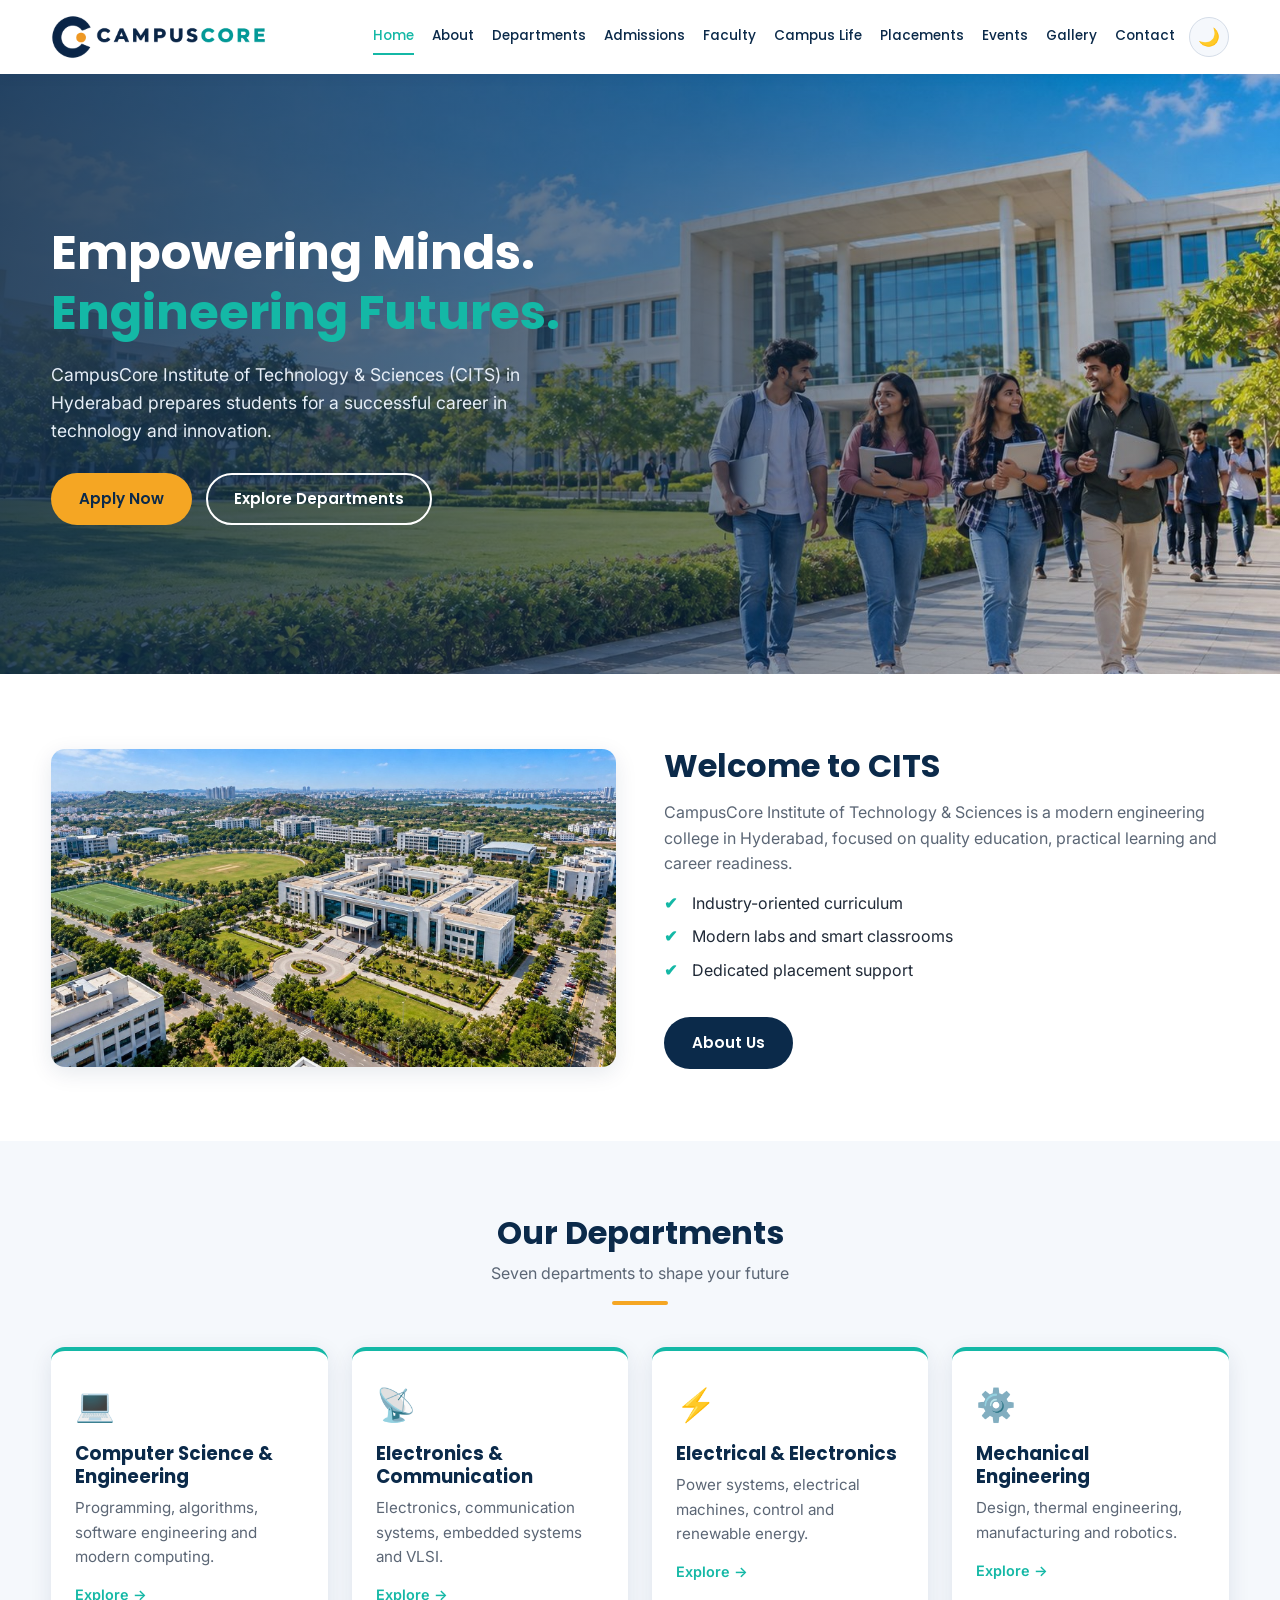
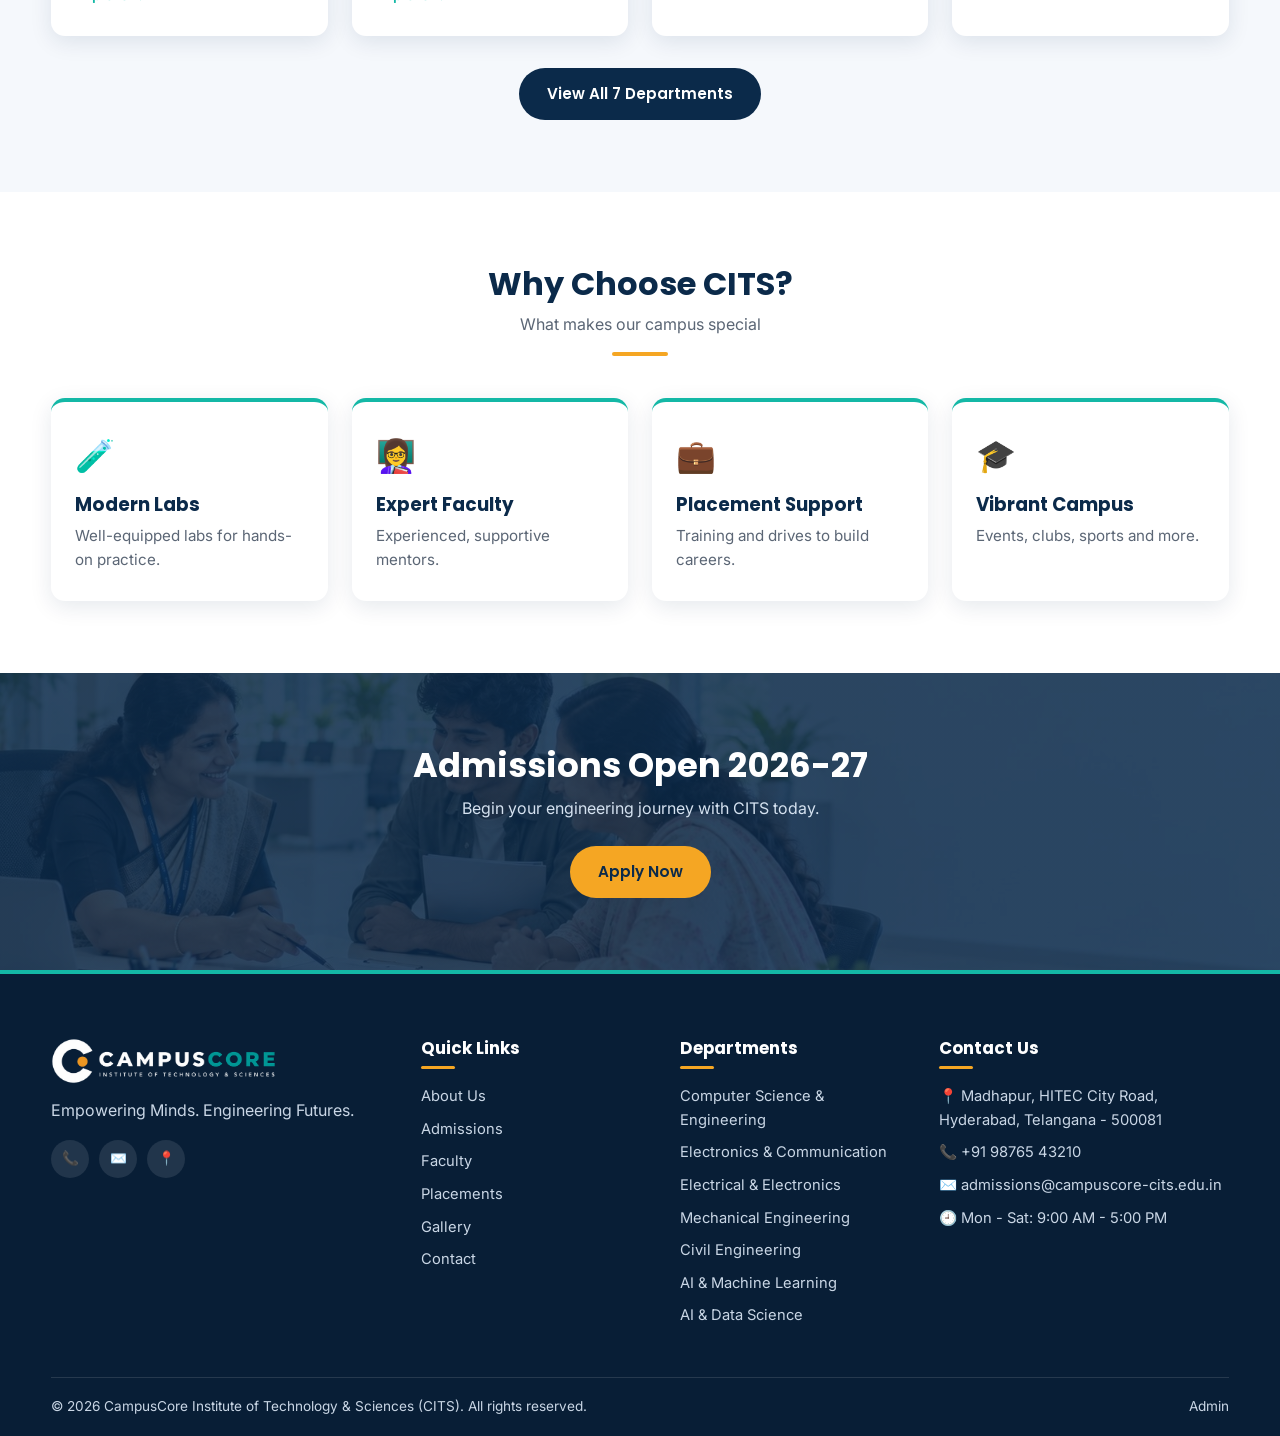
<file: index.html>
<!DOCTYPE html>
<html lang="en">
<head>
<meta charset="UTF-8">
<meta name="viewport" content="width=device-width, initial-scale=1.0">
<title>Home | CampusCore Institute of Technology &amp; Sciences</title>
<meta name="description" content="CampusCore Institute of Technology &amp; Sciences, Hyderabad. Empowering Minds. Engineering Futures.">
<link rel="icon" type="image/png" sizes="32x32" href="assets/images/favicon-32.png">
<link rel="icon" type="image/png" href="assets/images/favicon.png">
<link rel="preconnect" href="https://fonts.googleapis.com">
<link href="https://fonts.googleapis.com/css2?family=Inter:wght@400;500&family=Poppins:wght@500;600;700&display=swap" rel="stylesheet">
<link rel="stylesheet" href="css/style.css">
</head>
<body>
<header class="site-header">
  <div class="container nav-wrap">
    <a href="index.html" class="brand"><img src="assets/images/logo.png" alt="CampusCore Institute of Technology &amp; Sciences"></a>
    <input type="checkbox" id="nav-toggle" class="nav-toggle">
    <label for="nav-toggle" class="nav-burger" aria-label="Open menu"><span></span></label>
    <nav class="nav">
      <a href="index.html" class="active">Home</a>
      <a href="about.html">About</a>
      <a href="departments.html">Departments</a>
      <a href="admissions.html">Admissions</a>
      <a href="faculty.html">Faculty</a>
      <a href="campus-life.html">Campus Life</a>
      <a href="placements.html">Placements</a>
      <a href="events.html">Events</a>
      <a href="gallery.html">Gallery</a>
      <a href="contact.html">Contact</a>
    </nav>
  </div>
</header>

<section class="hero">
  <div class="container">
    <h1>Empowering Minds. <span>Engineering Futures.</span></h1>
    <p>CampusCore Institute of Technology &amp; Sciences (CITS) in Hyderabad prepares students for a successful career in technology and innovation.</p>
    <div class="btns">
      <a href="admissions.html" class="btn btn-primary">Apply Now</a>
      <a href="departments.html" class="btn btn-outline">Explore Departments</a>
    </div>
  </div>
</section>

<section>
  <div class="container split">
    <img src="assets/images/about-campus.jpg" alt="CITS campus aerial view">
    <div>
      <h2>Welcome to CITS</h2>
      <p>CampusCore Institute of Technology &amp; Sciences is a modern engineering college in Hyderabad, focused on quality education, practical learning and career readiness.</p>
      <ul class="tick">
        <li>Industry-oriented curriculum</li>
        <li>Modern labs and smart classrooms</li>
        <li>Dedicated placement support</li>
      </ul>
      <br><a href="about.html" class="btn btn-navy">About Us</a>
    </div>
  </div>
</section>

<section class="bg-light">
  <div class="container">
    <div class="section-title"><h2>Our Departments</h2><p>Seven departments to shape your future</p></div>
    <div class="grid grid-4">
      <a class="card" href="department.html?dept=cse"><div class="icon">💻</div><h3>Computer Science &amp; Engineering</h3><p>Programming, algorithms, software engineering and modern computing.</p><span class="more">Explore →</span></a>
      <a class="card" href="department.html?dept=ece"><div class="icon">📡</div><h3>Electronics &amp; Communication</h3><p>Electronics, communication systems, embedded systems and VLSI.</p><span class="more">Explore →</span></a>
      <a class="card" href="department.html?dept=eee"><div class="icon">⚡</div><h3>Electrical &amp; Electronics</h3><p>Power systems, electrical machines, control and renewable energy.</p><span class="more">Explore →</span></a>
      <a class="card" href="department.html?dept=mech"><div class="icon">⚙️</div><h3>Mechanical Engineering</h3><p>Design, thermal engineering, manufacturing and robotics.</p><span class="more">Explore →</span></a>
    </div>
    <p style="text-align:center;margin-top:32px"><a href="departments.html" class="btn btn-navy">View All 7 Departments</a></p>
  </div>
</section>

<section>
  <div class="container">
    <div class="section-title"><h2>Why Choose CITS?</h2><p>What makes our campus special</p></div>
    <div class="grid grid-4">
      <div class="card"><div class="icon">🧪</div><h3>Modern Labs</h3><p>Well-equipped labs for hands-on practice.</p></div>
      <div class="card"><div class="icon">👩‍🏫</div><h3>Expert Faculty</h3><p>Experienced, supportive mentors.</p></div>
      <div class="card"><div class="icon">💼</div><h3>Placement Support</h3><p>Training and drives to build careers.</p></div>
      <div class="card"><div class="icon">🎓</div><h3>Vibrant Campus</h3><p>Events, clubs, sports and more.</p></div>
    </div>
  </div>
</section>

<section class="cta">
  <div class="container">
    <h2>Admissions Open 2026-27</h2>
    <p>Begin your engineering journey with CITS today.</p>
    <a href="admissions.html" class="btn btn-primary">Apply Now</a>
  </div>
</section>

<footer class="site-footer">
  <div class="container footer-grid">
    <div>
      <img src="assets/images/logo-white.png" alt="CampusCore logo">
      <p>Empowering Minds. Engineering Futures.</p>
      <div class="social">
        <a href="tel:+919876543210" aria-label="Call us">📞</a><a href="mailto:admissions@campuscore-cits.edu.in" aria-label="Email us">✉️</a><a href="https://www.google.com/maps/search/?api=1&amp;query=HITEC+City+Hyderabad" target="_blank" rel="noopener" aria-label="Open in Google Maps">📍</a>
      </div>
    </div>
    <div>
      <h4>Quick Links</h4>
      <ul>
        <li><a href="about.html">About Us</a></li>
        <li><a href="admissions.html">Admissions</a></li>
        <li><a href="faculty.html">Faculty</a></li>
        <li><a href="placements.html">Placements</a></li>
        <li><a href="gallery.html">Gallery</a></li>
        <li><a href="contact.html">Contact</a></li>
      </ul>
    </div>
    <div>
      <h4>Departments</h4>
      <ul><li><a href="department.html?dept=cse">Computer Science &amp; Engineering</a></li><li><a href="department.html?dept=ece">Electronics &amp; Communication</a></li><li><a href="department.html?dept=eee">Electrical &amp; Electronics</a></li><li><a href="department.html?dept=mech">Mechanical Engineering</a></li><li><a href="department.html?dept=civil">Civil Engineering</a></li><li><a href="department.html?dept=aiml">AI &amp; Machine Learning</a></li><li><a href="department.html?dept=aids">AI &amp; Data Science</a></li></ul>
    </div>
    <div>
      <h4>Contact Us</h4>
      <ul>
        <li>📍 Madhapur, HITEC City Road, Hyderabad, Telangana - 500081</li>
        <li>📞 +91 98765 43210</li>
        <li>✉️ admissions@campuscore-cits.edu.in</li>
        <li>🕘 Mon - Sat: 9:00 AM - 5:00 PM</li>
      </ul>
    </div>
  </div>
  <div class="container copy">
    <span>© 2026 CampusCore Institute of Technology &amp; Sciences (CITS). All rights reserved.</span>
    <span><a href="admin.html">Admin</a></span>
  </div>
</footer>
<script src="js/main.js"></script>
</body>
</html>
</file>
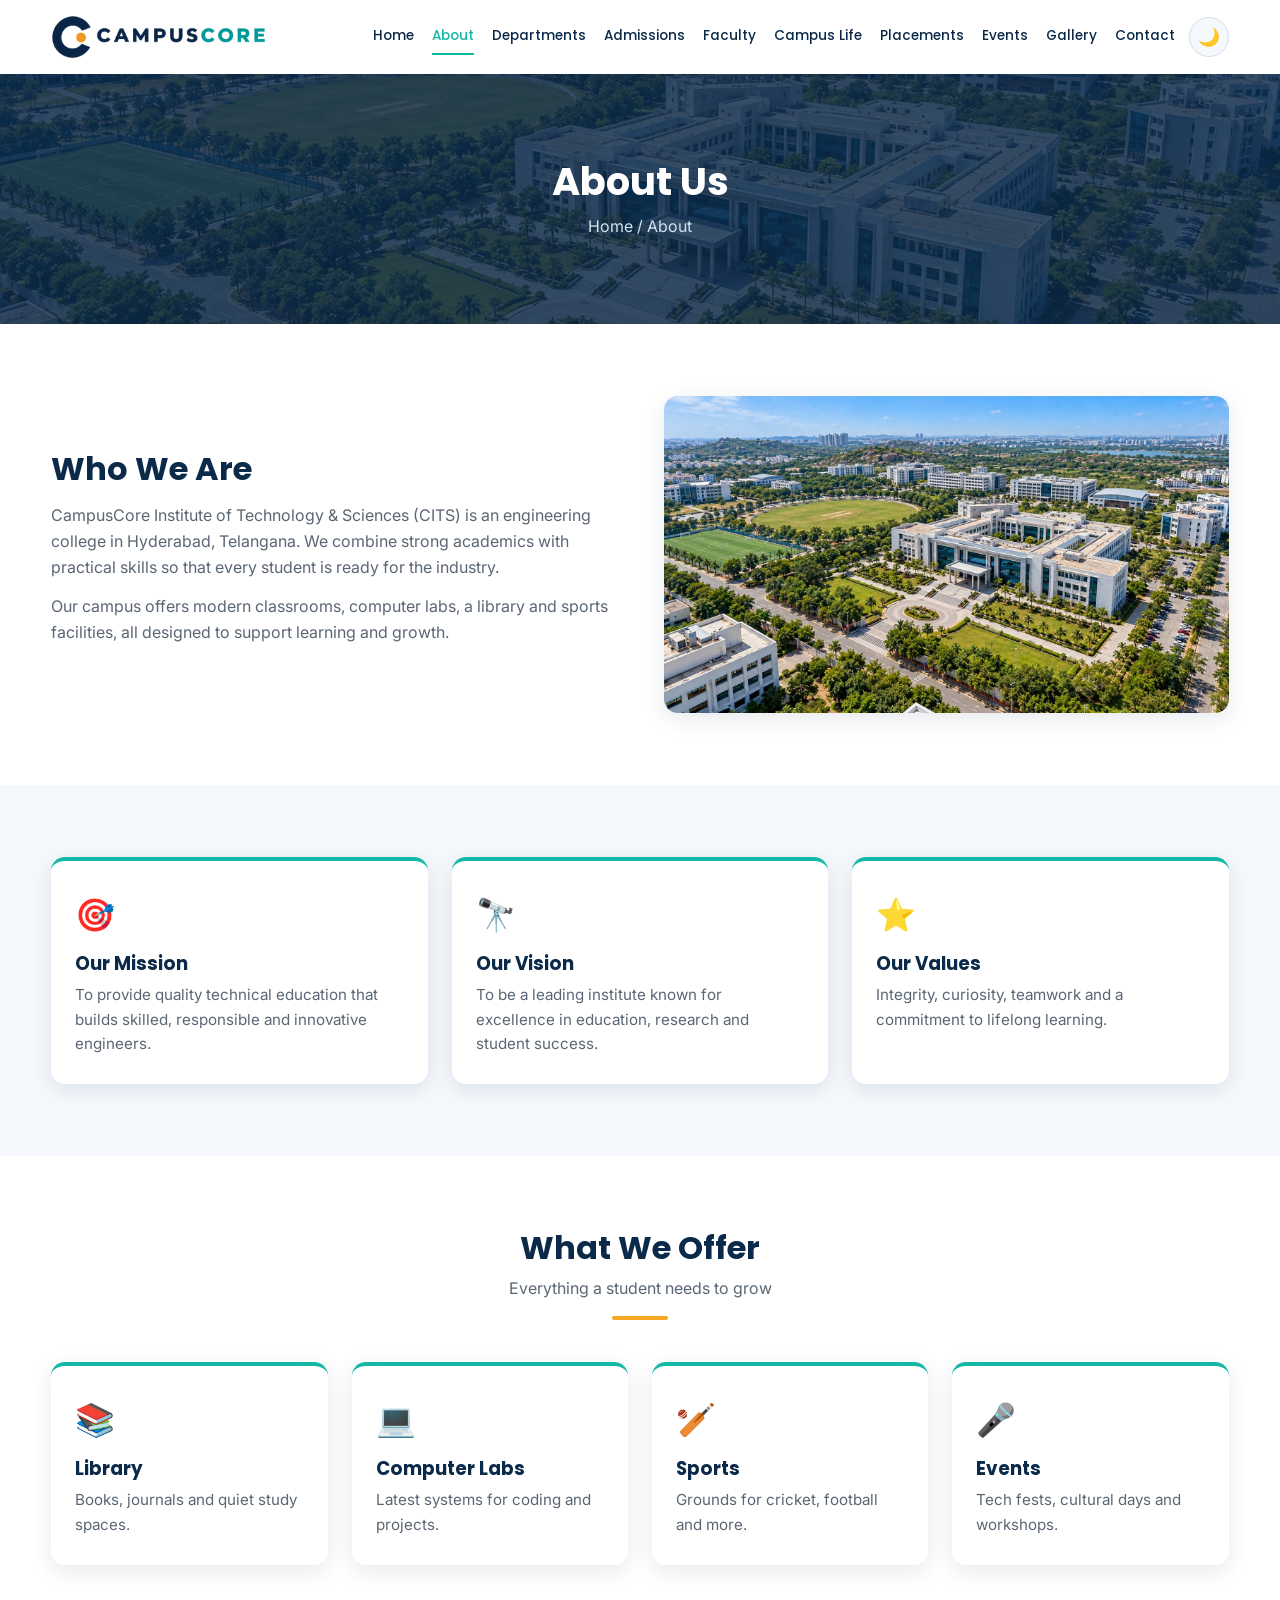
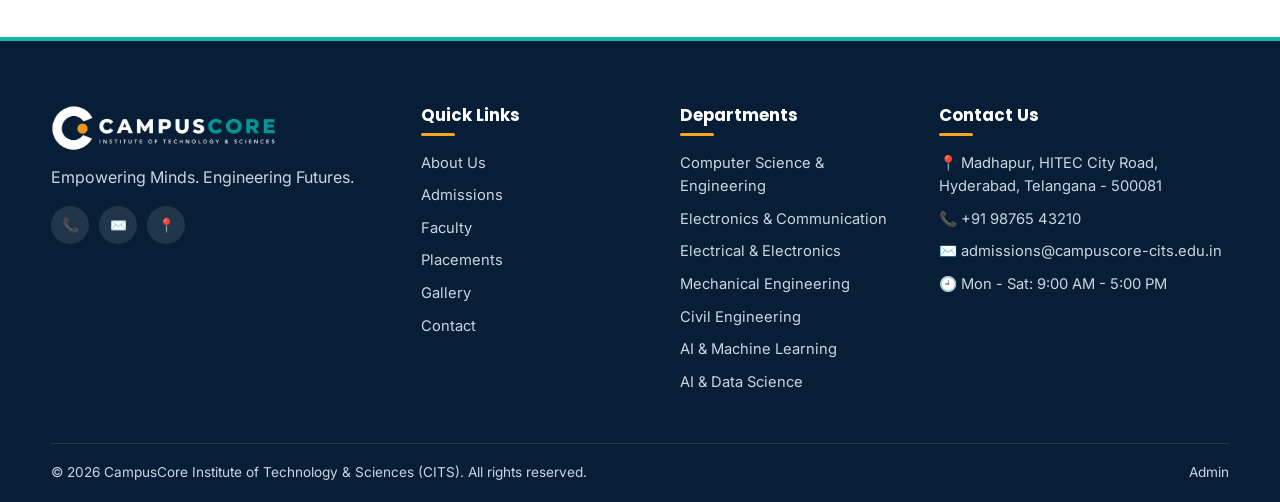
<file: about.html>
<!DOCTYPE html>
<html lang="en">
<head>
<meta charset="UTF-8">
<meta name="viewport" content="width=device-width, initial-scale=1.0">
<title>About Us | CampusCore Institute of Technology &amp; Sciences</title>
<meta name="description" content="About CampusCore Institute of Technology &amp; Sciences, Hyderabad.">
<link rel="icon" type="image/png" sizes="32x32" href="assets/images/favicon-32.png">
<link rel="icon" type="image/png" href="assets/images/favicon.png">
<link rel="preconnect" href="https://fonts.googleapis.com">
<link href="https://fonts.googleapis.com/css2?family=Inter:wght@400;500&family=Poppins:wght@500;600;700&display=swap" rel="stylesheet">
<link rel="stylesheet" href="css/style.css">
</head>
<body>
<header class="site-header">
  <div class="container nav-wrap">
    <a href="index.html" class="brand"><img src="assets/images/logo.png" alt="CampusCore Institute of Technology &amp; Sciences"></a>
    <input type="checkbox" id="nav-toggle" class="nav-toggle">
    <label for="nav-toggle" class="nav-burger" aria-label="Open menu"><span></span></label>
    <nav class="nav">
      <a href="index.html">Home</a>
      <a href="about.html" class="active">About</a>
      <a href="departments.html">Departments</a>
      <a href="admissions.html">Admissions</a>
      <a href="faculty.html">Faculty</a>
      <a href="campus-life.html">Campus Life</a>
      <a href="placements.html">Placements</a>
      <a href="events.html">Events</a>
      <a href="gallery.html">Gallery</a>
      <a href="contact.html">Contact</a>
    </nav>
  </div>
</header>

<section class="page-banner">
  <div class="container"><h1>About Us</h1><p>Home / About</p></div>
</section>

<section>
  <div class="container split">
    <div>
      <h2>Who We Are</h2>
      <p>CampusCore Institute of Technology &amp; Sciences (CITS) is an engineering college in Hyderabad, Telangana. We combine strong academics with practical skills so that every student is ready for the industry.</p>
      <p>Our campus offers modern classrooms, computer labs, a library and sports facilities, all designed to support learning and growth.</p>
    </div>
    <img src="assets/images/about-campus.jpg" alt="CITS campus">
  </div>
</section>

<section class="bg-light">
  <div class="container grid grid-3">
    <div class="card"><div class="icon">🎯</div><h3>Our Mission</h3><p>To provide quality technical education that builds skilled, responsible and innovative engineers.</p></div>
    <div class="card"><div class="icon">🔭</div><h3>Our Vision</h3><p>To be a leading institute known for excellence in education, research and student success.</p></div>
    <div class="card"><div class="icon">⭐</div><h3>Our Values</h3><p>Integrity, curiosity, teamwork and a commitment to lifelong learning.</p></div>
  </div>
</section>

<section>
  <div class="container">
    <div class="section-title"><h2>What We Offer</h2><p>Everything a student needs to grow</p></div>
    <div class="grid grid-4">
      <a class="card" href="campus-life.html"><div class="icon">📚</div><h3>Library</h3><p>Books, journals and quiet study spaces.</p></a>
      <a class="card" href="campus-life.html"><div class="icon">💻</div><h3>Computer Labs</h3><p>Latest systems for coding and projects.</p></a>
      <a class="card" href="campus-life.html"><div class="icon">🏏</div><h3>Sports</h3><p>Grounds for cricket, football and more.</p></a>
      <a class="card" href="events.html"><div class="icon">🎤</div><h3>Events</h3><p>Tech fests, cultural days and workshops.</p></a>
    </div>
  </div>
</section>

<footer class="site-footer">
  <div class="container footer-grid">
    <div>
      <img src="assets/images/logo-white.png" alt="CampusCore logo">
      <p>Empowering Minds. Engineering Futures.</p>
      <div class="social">
        <a href="tel:+919876543210" aria-label="Call us">📞</a><a href="mailto:admissions@campuscore-cits.edu.in" aria-label="Email us">✉️</a><a href="https://www.google.com/maps/search/?api=1&amp;query=HITEC+City+Hyderabad" target="_blank" rel="noopener" aria-label="Open in Google Maps">📍</a>
      </div>
    </div>
    <div>
      <h4>Quick Links</h4>
      <ul>
        <li><a href="about.html">About Us</a></li>
        <li><a href="admissions.html">Admissions</a></li>
        <li><a href="faculty.html">Faculty</a></li>
        <li><a href="placements.html">Placements</a></li>
        <li><a href="gallery.html">Gallery</a></li>
        <li><a href="contact.html">Contact</a></li>
      </ul>
    </div>
    <div>
      <h4>Departments</h4>
      <ul><li><a href="department.html?dept=cse">Computer Science &amp; Engineering</a></li><li><a href="department.html?dept=ece">Electronics &amp; Communication</a></li><li><a href="department.html?dept=eee">Electrical &amp; Electronics</a></li><li><a href="department.html?dept=mech">Mechanical Engineering</a></li><li><a href="department.html?dept=civil">Civil Engineering</a></li><li><a href="department.html?dept=aiml">AI &amp; Machine Learning</a></li><li><a href="department.html?dept=aids">AI &amp; Data Science</a></li></ul>
    </div>
    <div>
      <h4>Contact Us</h4>
      <ul>
        <li>📍 Madhapur, HITEC City Road, Hyderabad, Telangana - 500081</li>
        <li>📞 +91 98765 43210</li>
        <li>✉️ admissions@campuscore-cits.edu.in</li>
        <li>🕘 Mon - Sat: 9:00 AM - 5:00 PM</li>
      </ul>
    </div>
  </div>
  <div class="container copy">
    <span>© 2026 CampusCore Institute of Technology &amp; Sciences (CITS). All rights reserved.</span>
    <span><a href="admin.html">Admin</a></span>
  </div>
</footer>
<script src="js/main.js"></script>
</body>
</html>
</file>
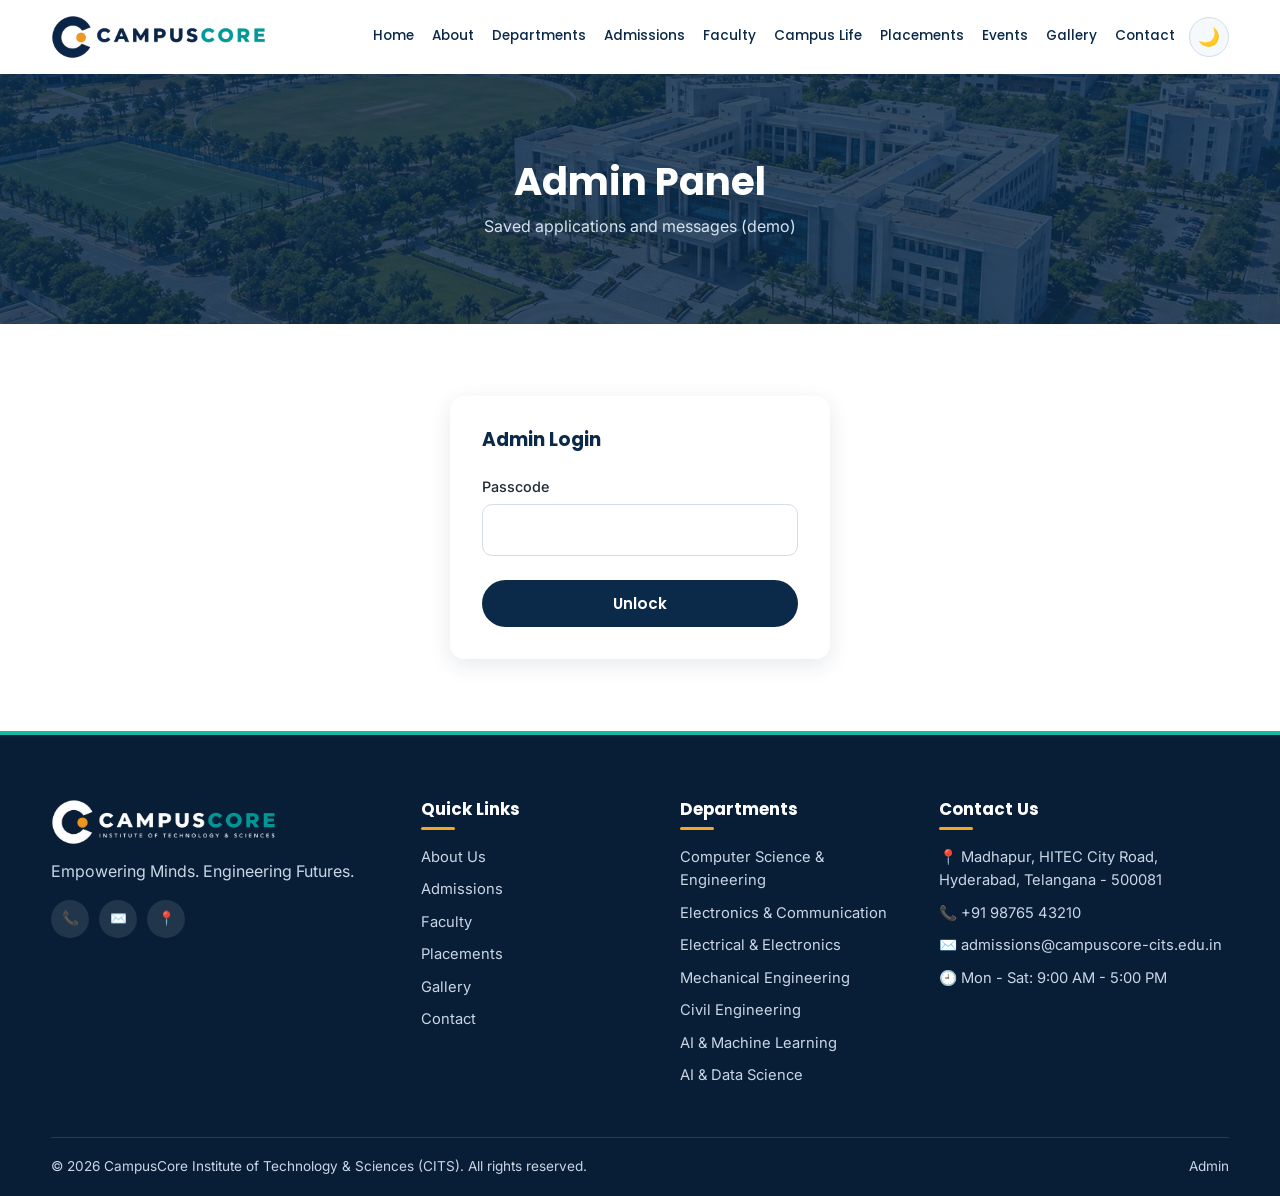
<file: admin.html>
<!DOCTYPE html>
<html lang="en">
<head>
<meta charset="UTF-8">
<meta name="viewport" content="width=device-width, initial-scale=1.0">
<title>Admin | CampusCore Institute of Technology &amp; Sciences</title>
<meta name="description" content="Saved applications and messages.">
<link rel="icon" type="image/png" sizes="32x32" href="assets/images/favicon-32.png">
<link rel="icon" type="image/png" href="assets/images/favicon.png">
<link rel="preconnect" href="https://fonts.googleapis.com">
<link href="https://fonts.googleapis.com/css2?family=Inter:wght@400;500&family=Poppins:wght@500;600;700&display=swap" rel="stylesheet">
<link rel="stylesheet" href="css/style.css">
</head>
<body>
<header class="site-header">
  <div class="container nav-wrap">
    <a href="index.html" class="brand"><img src="assets/images/logo.png" alt="CampusCore Institute of Technology &amp; Sciences"></a>
    <input type="checkbox" id="nav-toggle" class="nav-toggle">
    <label for="nav-toggle" class="nav-burger" aria-label="Open menu"><span></span></label>
    <nav class="nav">
      <a href="index.html">Home</a>
      <a href="about.html">About</a>
      <a href="departments.html">Departments</a>
      <a href="admissions.html">Admissions</a>
      <a href="faculty.html">Faculty</a>
      <a href="campus-life.html">Campus Life</a>
      <a href="placements.html">Placements</a>
      <a href="events.html">Events</a>
      <a href="gallery.html">Gallery</a>
      <a href="contact.html">Contact</a>
    </nav>
  </div>
</header>

<style>
.tbl{overflow-x:auto;background:var(--surface);border-radius:var(--radius);box-shadow:var(--shadow);margin-bottom:34px}
.tbl table{width:100%;border-collapse:collapse;font-size:.88rem;min-width:760px}
.tbl th,.tbl td{padding:10px 12px;text-align:left;border-bottom:1px solid var(--line);color:var(--text)}
.tbl th{background:var(--bg);font-family:'Poppins',sans-serif;color:var(--heading)}
.tbl select{padding:6px;border-radius:8px;border:1px solid var(--line);background:var(--page);color:var(--text)}
.bar{display:flex;gap:10px;flex-wrap:wrap;margin:12px 0}
</style>
<section class="page-banner">
  <div class="container"><h1>Admin Panel</h1><p>Saved applications and messages (demo)</p></div>
</section>
<section>
  <div class="container">
    <div id="gate" style="max-width:380px;margin:auto">
      <form id="gate-form" class="enquiry">
        <h3>Admin Login</h3>
        <label for="pass">Passcode</label>
        <input type="password" id="pass" required>
        <button type="submit" class="btn btn-navy">Unlock</button>
      </form>
    </div>
    <div id="panel" class="hide">
      <p style="color:var(--muted)">Data is stored in this browser (localStorage). Applications: <strong id="c-adm">0</strong> | Messages: <strong id="c-msg">0</strong></p>
      <div class="bar">
        <button id="dl-adm" class="btn btn-navy" type="button">Download Applications (CSV)</button>
        <button id="dl-msg" class="btn btn-navy" type="button">Download Messages (CSV)</button>
        <button id="clear" class="btn btn-outline" style="border-color:#e5484d;color:#e5484d" type="button">Clear All</button>
      </div>
      <h2 style="margin:26px 0 12px">Admission Applications</h2>
      <div class="tbl"><table id="t-adm"><thead><tr><th>ID</th><th>Name</th><th>Phone</th><th>Email</th><th>Branch</th><th>Date</th><th>Status</th><th></th></tr></thead><tbody></tbody></table></div>
      <h2 style="margin:26px 0 12px">Contact Messages</h2>
      <div class="tbl"><table id="t-msg"><thead><tr><th>Name</th><th>Phone</th><th>Email</th><th>Regarding</th><th>Message</th><th>Date</th><th></th></tr></thead><tbody></tbody></table></div>
    </div>
  </div>
</section>

<footer class="site-footer">
  <div class="container footer-grid">
    <div>
      <img src="assets/images/logo-white.png" alt="CampusCore logo">
      <p>Empowering Minds. Engineering Futures.</p>
      <div class="social">
        <a href="tel:+919876543210" aria-label="Call us">📞</a><a href="mailto:admissions@campuscore-cits.edu.in" aria-label="Email us">✉️</a><a href="https://www.google.com/maps/search/?api=1&amp;query=HITEC+City+Hyderabad" target="_blank" rel="noopener" aria-label="Open in Google Maps">📍</a>
      </div>
    </div>
    <div>
      <h4>Quick Links</h4>
      <ul>
        <li><a href="about.html">About Us</a></li>
        <li><a href="admissions.html">Admissions</a></li>
        <li><a href="faculty.html">Faculty</a></li>
        <li><a href="placements.html">Placements</a></li>
        <li><a href="gallery.html">Gallery</a></li>
        <li><a href="contact.html">Contact</a></li>
      </ul>
    </div>
    <div>
      <h4>Departments</h4>
      <ul><li><a href="department.html?dept=cse">Computer Science &amp; Engineering</a></li><li><a href="department.html?dept=ece">Electronics &amp; Communication</a></li><li><a href="department.html?dept=eee">Electrical &amp; Electronics</a></li><li><a href="department.html?dept=mech">Mechanical Engineering</a></li><li><a href="department.html?dept=civil">Civil Engineering</a></li><li><a href="department.html?dept=aiml">AI &amp; Machine Learning</a></li><li><a href="department.html?dept=aids">AI &amp; Data Science</a></li></ul>
    </div>
    <div>
      <h4>Contact Us</h4>
      <ul>
        <li>📍 Madhapur, HITEC City Road, Hyderabad, Telangana - 500081</li>
        <li>📞 +91 98765 43210</li>
        <li>✉️ admissions@campuscore-cits.edu.in</li>
        <li>🕘 Mon - Sat: 9:00 AM - 5:00 PM</li>
      </ul>
    </div>
  </div>
  <div class="container copy">
    <span>© 2026 CampusCore Institute of Technology &amp; Sciences (CITS). All rights reserved.</span>
    <span><a href="admin.html">Admin</a></span>
  </div>
</footer>
<script src="js/main.js"></script>
<script>
(function () {
  var PASS = 'admin123'; // demo passcode - change it
  var gate = document.getElementById('gate'), panel = document.getElementById('panel');
  function unlock() { gate.classList.add('hide'); panel.classList.remove('hide'); render(); }
  if (sessionStorage.getItem('cits_admin') === '1') unlock();
  document.getElementById('gate-form').addEventListener('submit', function (e) {
    e.preventDefault();
    if (document.getElementById('pass').value === PASS) { sessionStorage.setItem('cits_admin', '1'); unlock(); }
    else CITS.showModal('Wrong passcode', 'Please try again.', '!');
  });
  function get(k) { try { return JSON.parse(localStorage.getItem(k) || '[]'); } catch (e) { return []; } }
  function set(k, v) { localStorage.setItem(k, JSON.stringify(v)); }
  function cell(tr, text) { var td = document.createElement('td'); td.textContent = text || '-'; tr.appendChild(td); return td; }
  function render() {
    var adm = get('cits_admissions'), msg = get('cits_messages');
    document.getElementById('c-adm').textContent = adm.length;
    document.getElementById('c-msg').textContent = msg.length;
    var ta = document.querySelector('#t-adm tbody'); ta.innerHTML = '';
    adm.forEach(function (a, i) {
      var tr = document.createElement('tr');
      ['id', 'name', 'phone', 'email', 'branch', 'date'].forEach(function (k) { cell(tr, a[k]); });
      var td = document.createElement('td'), sel = document.createElement('select');
      ['Received', 'Under Review', 'Accepted', 'Rejected'].forEach(function (s) { var o = document.createElement('option'); o.textContent = s; if (s === a.status) o.selected = true; sel.appendChild(o); });
      sel.addEventListener('change', function () { adm[i].status = sel.value; set('cits_admissions', adm); });
      td.appendChild(sel); tr.appendChild(td);
      tr.appendChild(del('cits_admissions', adm, i));
      ta.appendChild(tr);
    });
    var tm = document.querySelector('#t-msg tbody'); tm.innerHTML = '';
    msg.forEach(function (m, i) {
      var tr = document.createElement('tr');
      ['name', 'phone', 'email', 'regarding', 'message', 'date'].forEach(function (k) { cell(tr, m[k]); });
      tr.appendChild(del('cits_messages', msg, i));
      tm.appendChild(tr);
    });
  }
  function del(key, list, i) {
    var td = document.createElement('td'), b = document.createElement('button');
    b.className = 'tab'; b.textContent = 'Delete'; b.type = 'button';
    b.addEventListener('click', function () { list.splice(i, 1); set(key, list); render(); });
    td.appendChild(b); return td;
  }
  function csv(key, cols) {
    var rows = [cols.join(',')].concat(get(key).map(function (r) { return cols.map(function (c) { return '"' + String(r[c] || '').replace(/"/g, '""') + '"'; }).join(','); }));
    var a = document.createElement('a'); a.href = URL.createObjectURL(new Blob([rows.join('\n')], { type: 'text/csv' })); a.download = key + '.csv'; a.click();
  }
  document.getElementById('dl-adm').addEventListener('click', function () { csv('cits_admissions', ['id', 'name', 'phone', 'email', 'branch', 'status', 'date']); });
  document.getElementById('dl-msg').addEventListener('click', function () { csv('cits_messages', ['name', 'phone', 'email', 'regarding', 'message', 'date']); });
  document.getElementById('clear').addEventListener('click', function () {
    if (confirm('Delete ALL saved applications and messages from this browser?')) { localStorage.removeItem('cits_admissions'); localStorage.removeItem('cits_messages'); render(); }
  });
})();
</script>
</body>
</html>
</file>
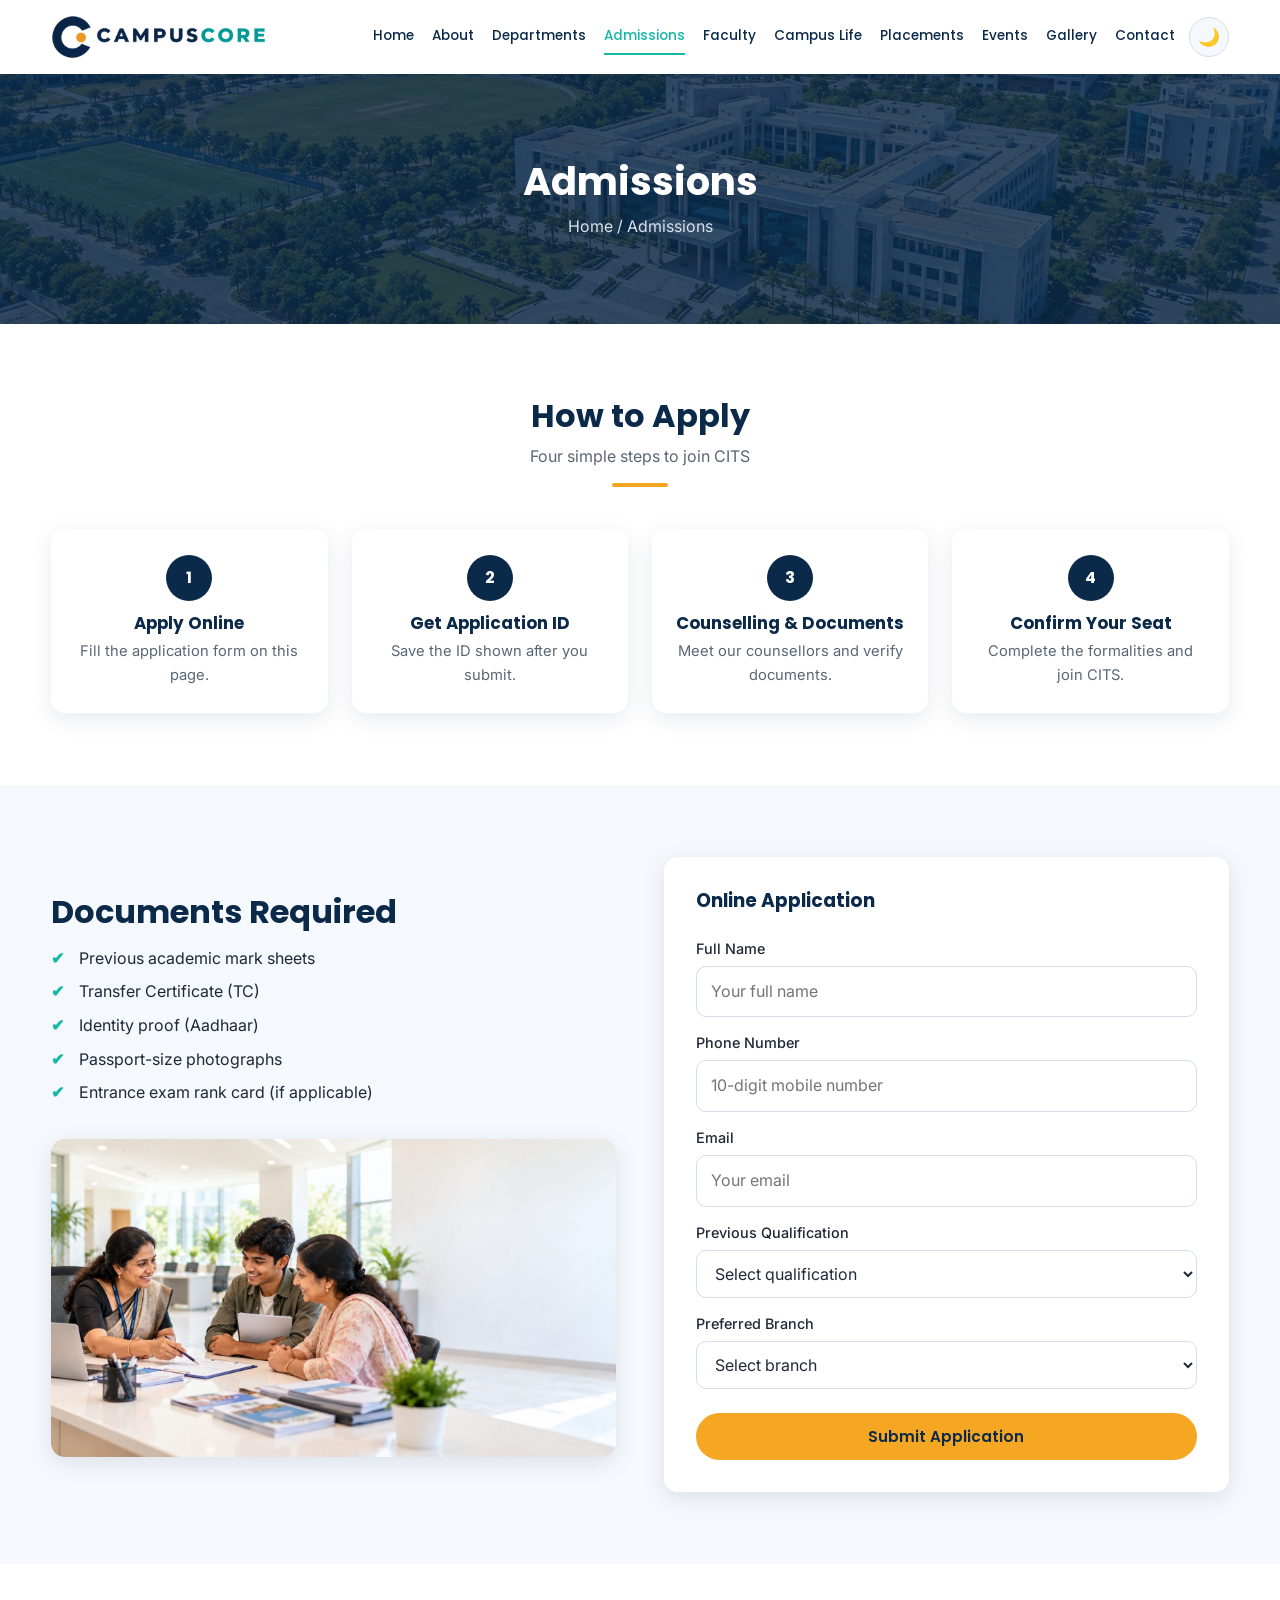
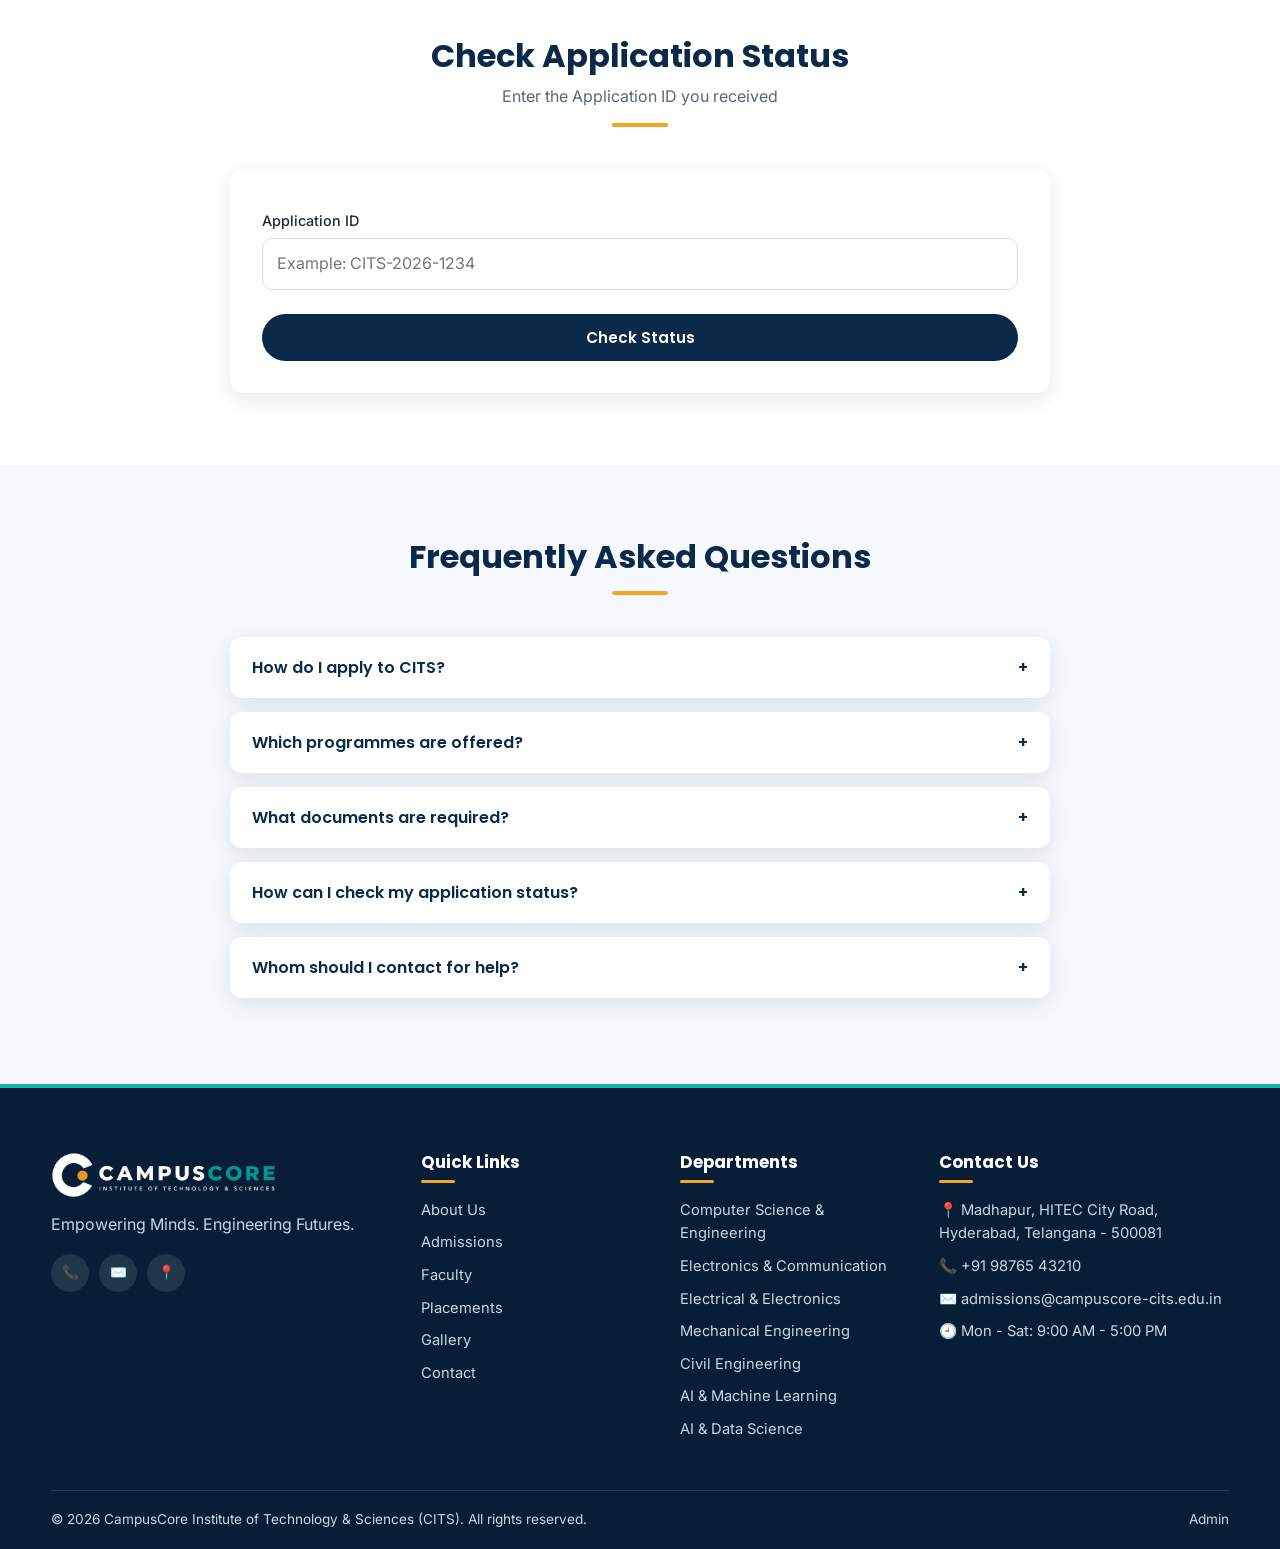
<file: admissions.html>
<!DOCTYPE html>
<html lang="en">
<head>
<meta charset="UTF-8">
<meta name="viewport" content="width=device-width, initial-scale=1.0">
<title>Admissions | CampusCore Institute of Technology &amp; Sciences</title>
<meta name="description" content="Apply to CampusCore Institute of Technology &amp; Sciences. Admission process, documents, FAQ and status check.">
<link rel="icon" type="image/png" sizes="32x32" href="assets/images/favicon-32.png">
<link rel="icon" type="image/png" href="assets/images/favicon.png">
<link rel="preconnect" href="https://fonts.googleapis.com">
<link href="https://fonts.googleapis.com/css2?family=Inter:wght@400;500&family=Poppins:wght@500;600;700&display=swap" rel="stylesheet">
<link rel="stylesheet" href="css/style.css">
</head>
<body>
<header class="site-header">
  <div class="container nav-wrap">
    <a href="index.html" class="brand"><img src="assets/images/logo.png" alt="CampusCore Institute of Technology &amp; Sciences"></a>
    <input type="checkbox" id="nav-toggle" class="nav-toggle">
    <label for="nav-toggle" class="nav-burger" aria-label="Open menu"><span></span></label>
    <nav class="nav">
      <a href="index.html">Home</a>
      <a href="about.html">About</a>
      <a href="departments.html">Departments</a>
      <a href="admissions.html" class="active">Admissions</a>
      <a href="faculty.html">Faculty</a>
      <a href="campus-life.html">Campus Life</a>
      <a href="placements.html">Placements</a>
      <a href="events.html">Events</a>
      <a href="gallery.html">Gallery</a>
      <a href="contact.html">Contact</a>
    </nav>
  </div>
</header>

<section class="page-banner">
  <div class="container"><h1>Admissions</h1><p>Home / Admissions</p></div>
</section>

<section>
  <div class="container">
    <div class="section-title"><h2>How to Apply</h2><p>Four simple steps to join CITS</p></div>
    <div class="grid grid-4 steps">
    <div class="step"><span>1</span><h3>Apply Online</h3><p>Fill the application form on this page.</p></div>
    <div class="step"><span>2</span><h3>Get Application ID</h3><p>Save the ID shown after you submit.</p></div>
    <div class="step"><span>3</span><h3>Counselling &amp; Documents</h3><p>Meet our counsellors and verify documents.</p></div>
    <div class="step"><span>4</span><h3>Confirm Your Seat</h3><p>Complete the formalities and join CITS.</p></div>
    </div>
  </div>
</section>

<section class="bg-light" id="apply">
  <div class="container split">
    <div>
      <h2>Documents Required</h2>
      <ul class="tick">
        <li>Previous academic mark sheets</li>
        <li>Transfer Certificate (TC)</li>
        <li>Identity proof (Aadhaar)</li>
        <li>Passport-size photographs</li>
        <li>Entrance exam rank card (if applicable)</li>
      </ul>
      <br><img src="assets/images/admissions-banner.jpg" alt="Admissions counselling at CITS" loading="lazy">
    </div>
    <form class="enquiry" data-form="admission" action="#" method="post">
      <h3>Online Application</h3>
      <label for="a-name">Full Name</label>
      <input type="text" id="a-name" name="name" placeholder="Your full name">
      <label for="a-phone">Phone Number</label>
      <input type="tel" id="a-phone" name="phone" placeholder="10-digit mobile number" maxlength="10">
      <label for="a-email">Email</label>
      <input type="email" id="a-email" name="email" placeholder="Your email">
      <label for="a-qual">Previous Qualification</label>
      <select id="a-qual" name="qualification" required><option value="">Select qualification</option><option>Intermediate (MPC)</option><option>Diploma</option><option>Other</option></select>
      <label for="a-branch">Preferred Branch</label>
      <select id="a-branch" name="branch" required><option value="">Select branch</option><option>CSE</option><option>ECE</option><option>EEE</option><option>Mechanical</option><option>Civil</option><option>AIML</option><option>AIDS</option></select>
      <button type="submit" class="btn btn-primary">Submit Application</button>
    </form>
  </div>
</section>

<section>
  <div class="container" style="max-width:820px">
    <div class="section-title"><h2>Check Application Status</h2><p>Enter the Application ID you received</p></div>
    <form id="status-form" class="enquiry" action="#">
      <label for="appid">Application ID</label>
      <input type="text" id="appid" placeholder="Example: CITS-2026-1234">
      <button type="submit" class="btn btn-navy">Check Status</button>
    </form>
  </div>
</section>

<section class="bg-light">
  <div class="container" style="max-width:820px">
    <div class="section-title"><h2>Frequently Asked Questions</h2></div>
    <div class="accordion">
      <div class="acc-item"><button class="acc-q" type="button">How do I apply to CITS?<span>+</span></button><div class="acc-a">Fill the application form on this page. You will receive an Application ID that you can use to check your status.</div></div>
      <div class="acc-item"><button class="acc-q" type="button">Which programmes are offered?<span>+</span></button><div class="acc-a">CITS offers B.Tech programmes in CSE, ECE, EEE, Mechanical, Civil, AIML and AIDS.</div></div>
      <div class="acc-item"><button class="acc-q" type="button">What documents are required?<span>+</span></button><div class="acc-a">Academic mark sheets, Transfer Certificate, identity proof, photographs and rank card if applicable.</div></div>
      <div class="acc-item"><button class="acc-q" type="button">How can I check my application status?<span>+</span></button><div class="acc-a">Enter your Application ID in the "Check Application Status" box on this page.</div></div>
      <div class="acc-item"><button class="acc-q" type="button">Whom should I contact for help?<span>+</span></button><div class="acc-a">Use the Contact page, call our admissions office or email admissions@campuscore-cits.edu.in.</div></div>
    </div>
  </div>
</section>

<footer class="site-footer">
  <div class="container footer-grid">
    <div>
      <img src="assets/images/logo-white.png" alt="CampusCore logo">
      <p>Empowering Minds. Engineering Futures.</p>
      <div class="social">
        <a href="tel:+919876543210" aria-label="Call us">📞</a><a href="mailto:admissions@campuscore-cits.edu.in" aria-label="Email us">✉️</a><a href="https://www.google.com/maps/search/?api=1&amp;query=HITEC+City+Hyderabad" target="_blank" rel="noopener" aria-label="Open in Google Maps">📍</a>
      </div>
    </div>
    <div>
      <h4>Quick Links</h4>
      <ul>
        <li><a href="about.html">About Us</a></li>
        <li><a href="admissions.html">Admissions</a></li>
        <li><a href="faculty.html">Faculty</a></li>
        <li><a href="placements.html">Placements</a></li>
        <li><a href="gallery.html">Gallery</a></li>
        <li><a href="contact.html">Contact</a></li>
      </ul>
    </div>
    <div>
      <h4>Departments</h4>
      <ul><li><a href="department.html?dept=cse">Computer Science &amp; Engineering</a></li><li><a href="department.html?dept=ece">Electronics &amp; Communication</a></li><li><a href="department.html?dept=eee">Electrical &amp; Electronics</a></li><li><a href="department.html?dept=mech">Mechanical Engineering</a></li><li><a href="department.html?dept=civil">Civil Engineering</a></li><li><a href="department.html?dept=aiml">AI &amp; Machine Learning</a></li><li><a href="department.html?dept=aids">AI &amp; Data Science</a></li></ul>
    </div>
    <div>
      <h4>Contact Us</h4>
      <ul>
        <li>📍 Madhapur, HITEC City Road, Hyderabad, Telangana - 500081</li>
        <li>📞 +91 98765 43210</li>
        <li>✉️ admissions@campuscore-cits.edu.in</li>
        <li>🕘 Mon - Sat: 9:00 AM - 5:00 PM</li>
      </ul>
    </div>
  </div>
  <div class="container copy">
    <span>© 2026 CampusCore Institute of Technology &amp; Sciences (CITS). All rights reserved.</span>
    <span><a href="admin.html">Admin</a></span>
  </div>
</footer>
<script src="js/main.js"></script>
</body>
</html>
</file>
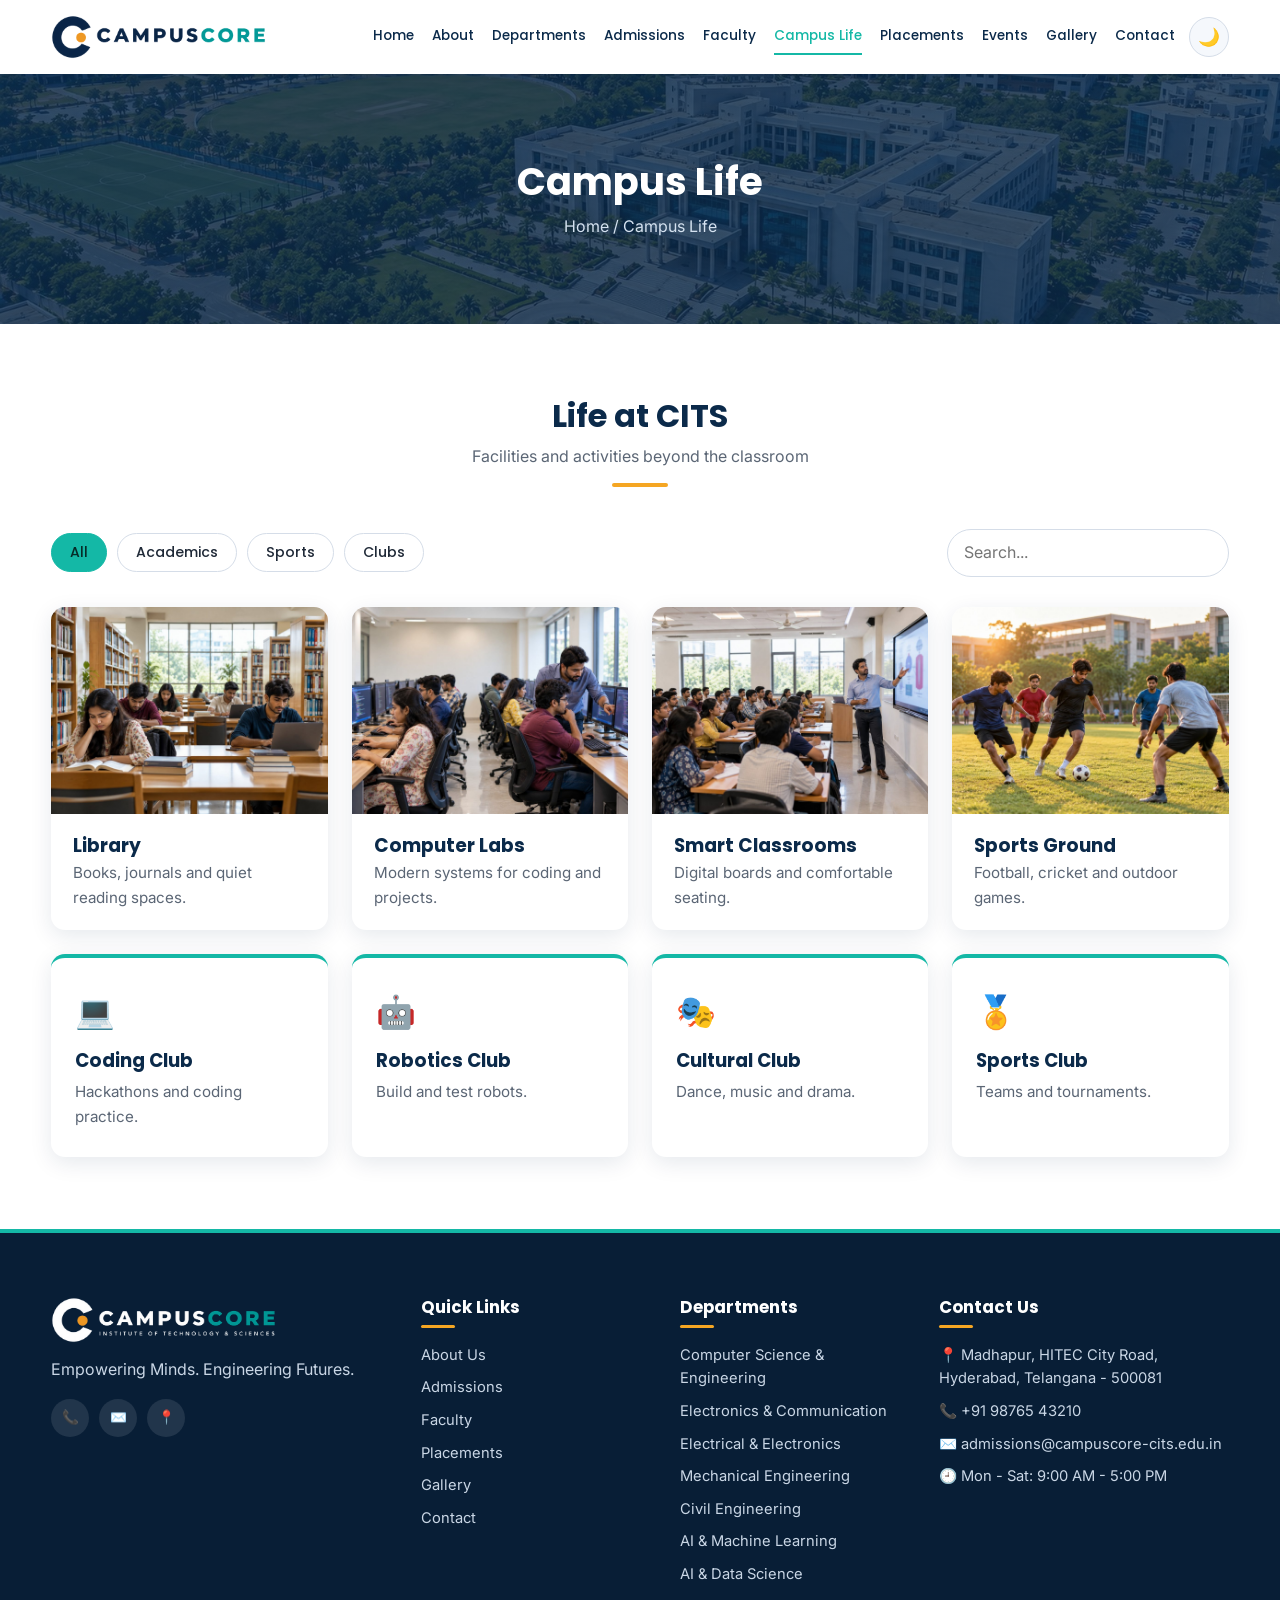
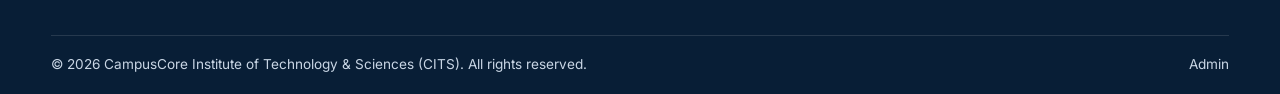
<file: campus-life.html>
<!DOCTYPE html>
<html lang="en">
<head>
<meta charset="UTF-8">
<meta name="viewport" content="width=device-width, initial-scale=1.0">
<title>Campus Life | CampusCore Institute of Technology &amp; Sciences</title>
<meta name="description" content="Facilities, sports and student clubs at CampusCore Institute of Technology &amp; Sciences.">
<link rel="icon" type="image/png" sizes="32x32" href="assets/images/favicon-32.png">
<link rel="icon" type="image/png" href="assets/images/favicon.png">
<link rel="preconnect" href="https://fonts.googleapis.com">
<link href="https://fonts.googleapis.com/css2?family=Inter:wght@400;500&family=Poppins:wght@500;600;700&display=swap" rel="stylesheet">
<link rel="stylesheet" href="css/style.css">
</head>
<body>
<header class="site-header">
  <div class="container nav-wrap">
    <a href="index.html" class="brand"><img src="assets/images/logo.png" alt="CampusCore Institute of Technology &amp; Sciences"></a>
    <input type="checkbox" id="nav-toggle" class="nav-toggle">
    <label for="nav-toggle" class="nav-burger" aria-label="Open menu"><span></span></label>
    <nav class="nav">
      <a href="index.html">Home</a>
      <a href="about.html">About</a>
      <a href="departments.html">Departments</a>
      <a href="admissions.html">Admissions</a>
      <a href="faculty.html">Faculty</a>
      <a href="campus-life.html" class="active">Campus Life</a>
      <a href="placements.html">Placements</a>
      <a href="events.html">Events</a>
      <a href="gallery.html">Gallery</a>
      <a href="contact.html">Contact</a>
    </nav>
  </div>
</header>

<section class="page-banner">
  <div class="container"><h1>Campus Life</h1><p>Home / Campus Life</p></div>
</section>

<section>
  <div class="container" data-filter-group>
    <div class="section-title"><h2>Life at CITS</h2><p>Facilities and activities beyond the classroom</p></div>
    <div class="tools">
      <div class="tabs">
        <button class="tab active" data-filter="all" type="button">All</button>
        <button class="tab" data-filter="academics" type="button">Academics</button>
        <button class="tab" data-filter="sports" type="button">Sports</button>
        <button class="tab" data-filter="clubs" type="button">Clubs</button>
      </div>
      <input class="search" type="search" placeholder="Search...">
    </div>
    <div class="grid grid-4">
      <div class="photo-card" data-cat="academics"><img src="assets/images/library.jpg" alt="Library" loading="lazy"><div><h3>Library</h3><p>Books, journals and quiet reading spaces.</p></div></div>
      <div class="photo-card" data-cat="academics"><img src="assets/images/lab.jpg" alt="Computer Labs" loading="lazy"><div><h3>Computer Labs</h3><p>Modern systems for coding and projects.</p></div></div>
      <div class="photo-card" data-cat="academics"><img src="assets/images/classroom.jpg" alt="Smart Classrooms" loading="lazy"><div><h3>Smart Classrooms</h3><p>Digital boards and comfortable seating.</p></div></div>
      <div class="photo-card" data-cat="sports"><img src="assets/images/sports.jpg" alt="Sports Ground" loading="lazy"><div><h3>Sports Ground</h3><p>Football, cricket and outdoor games.</p></div></div>
      <div class="card" data-cat="clubs"><div class="icon">💻</div><h3>Coding Club</h3><p>Hackathons and coding practice.</p></div>
      <div class="card" data-cat="clubs"><div class="icon">🤖</div><h3>Robotics Club</h3><p>Build and test robots.</p></div>
      <div class="card" data-cat="clubs"><div class="icon">🎭</div><h3>Cultural Club</h3><p>Dance, music and drama.</p></div>
      <div class="card" data-cat="sports clubs"><div class="icon">🏅</div><h3>Sports Club</h3><p>Teams and tournaments.</p></div>
    </div>
    <p class="empty hide">Nothing found.</p>
  </div>
</section>

<footer class="site-footer">
  <div class="container footer-grid">
    <div>
      <img src="assets/images/logo-white.png" alt="CampusCore logo">
      <p>Empowering Minds. Engineering Futures.</p>
      <div class="social">
        <a href="tel:+919876543210" aria-label="Call us">📞</a><a href="mailto:admissions@campuscore-cits.edu.in" aria-label="Email us">✉️</a><a href="https://www.google.com/maps/search/?api=1&amp;query=HITEC+City+Hyderabad" target="_blank" rel="noopener" aria-label="Open in Google Maps">📍</a>
      </div>
    </div>
    <div>
      <h4>Quick Links</h4>
      <ul>
        <li><a href="about.html">About Us</a></li>
        <li><a href="admissions.html">Admissions</a></li>
        <li><a href="faculty.html">Faculty</a></li>
        <li><a href="placements.html">Placements</a></li>
        <li><a href="gallery.html">Gallery</a></li>
        <li><a href="contact.html">Contact</a></li>
      </ul>
    </div>
    <div>
      <h4>Departments</h4>
      <ul><li><a href="department.html?dept=cse">Computer Science &amp; Engineering</a></li><li><a href="department.html?dept=ece">Electronics &amp; Communication</a></li><li><a href="department.html?dept=eee">Electrical &amp; Electronics</a></li><li><a href="department.html?dept=mech">Mechanical Engineering</a></li><li><a href="department.html?dept=civil">Civil Engineering</a></li><li><a href="department.html?dept=aiml">AI &amp; Machine Learning</a></li><li><a href="department.html?dept=aids">AI &amp; Data Science</a></li></ul>
    </div>
    <div>
      <h4>Contact Us</h4>
      <ul>
        <li>📍 Madhapur, HITEC City Road, Hyderabad, Telangana - 500081</li>
        <li>📞 +91 98765 43210</li>
        <li>✉️ admissions@campuscore-cits.edu.in</li>
        <li>🕘 Mon - Sat: 9:00 AM - 5:00 PM</li>
      </ul>
    </div>
  </div>
  <div class="container copy">
    <span>© 2026 CampusCore Institute of Technology &amp; Sciences (CITS). All rights reserved.</span>
    <span><a href="admin.html">Admin</a></span>
  </div>
</footer>
<script src="js/main.js"></script>
</body>
</html>
</file>
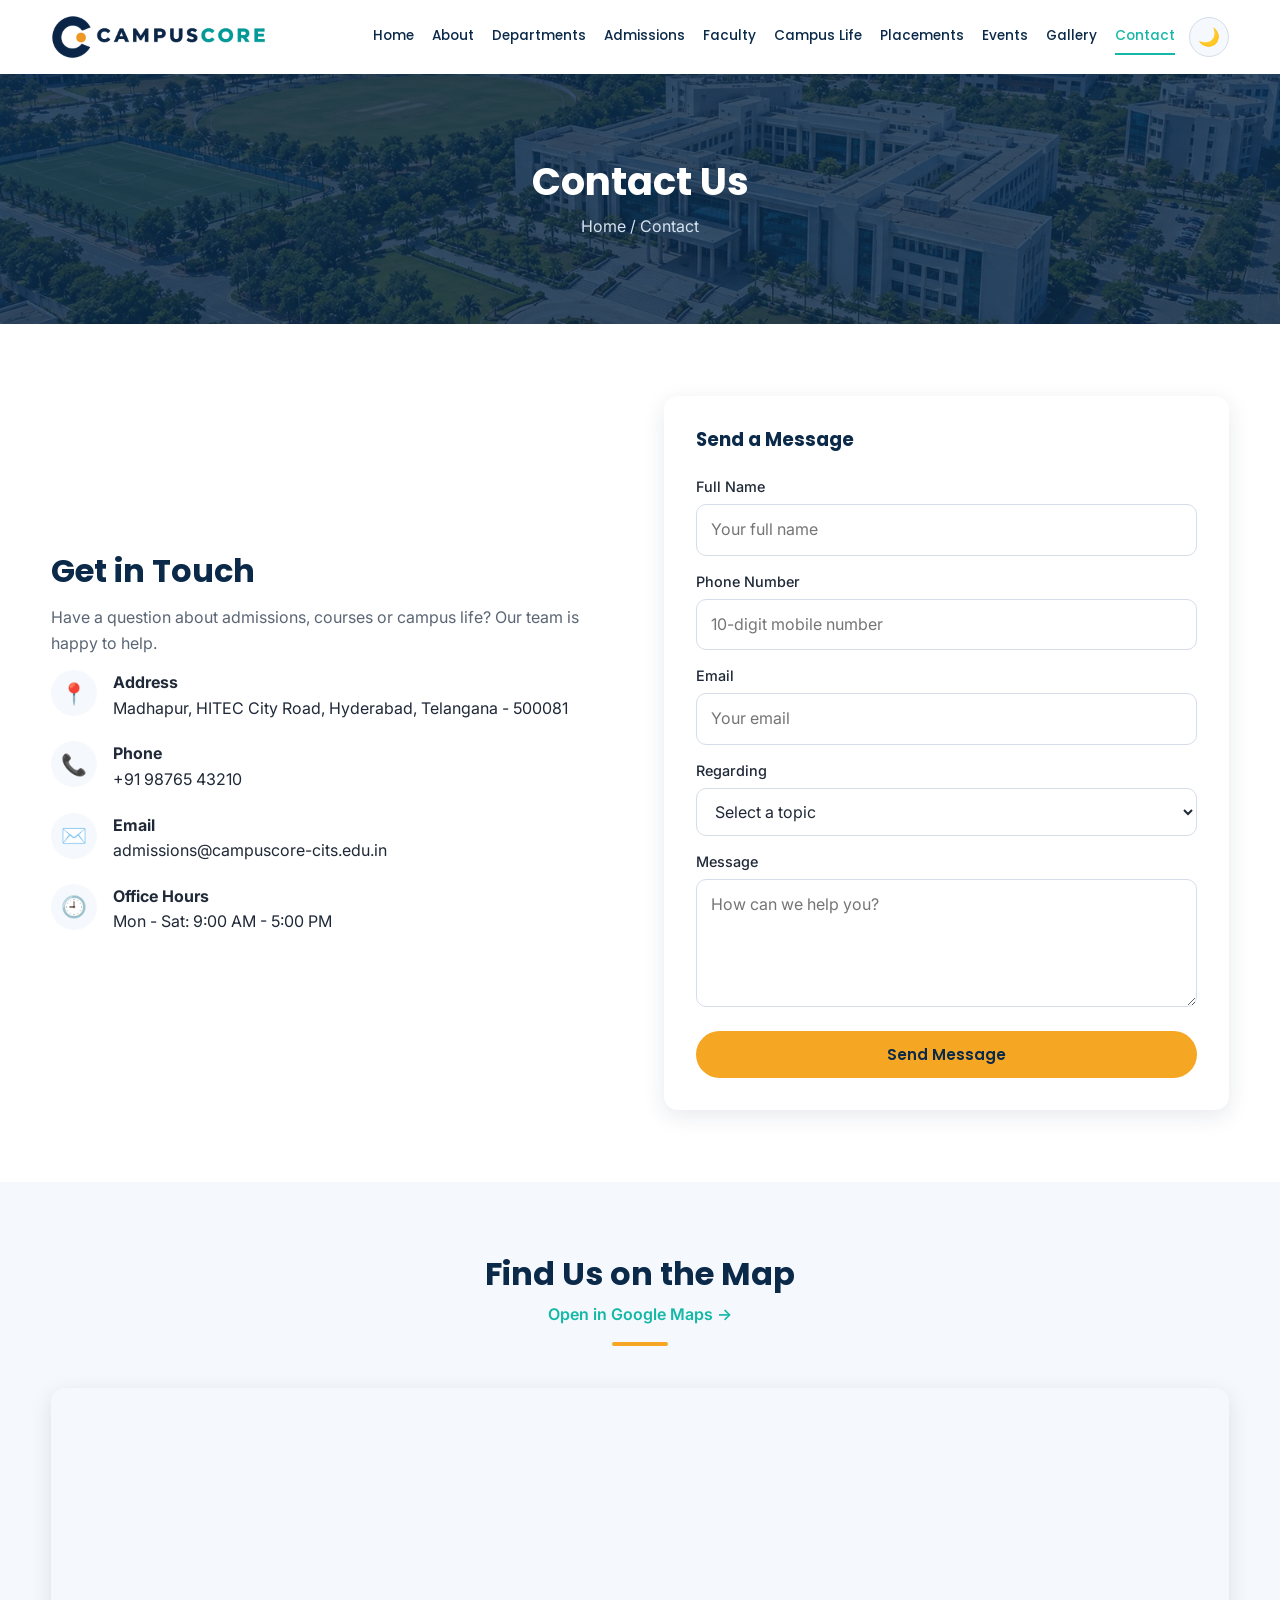
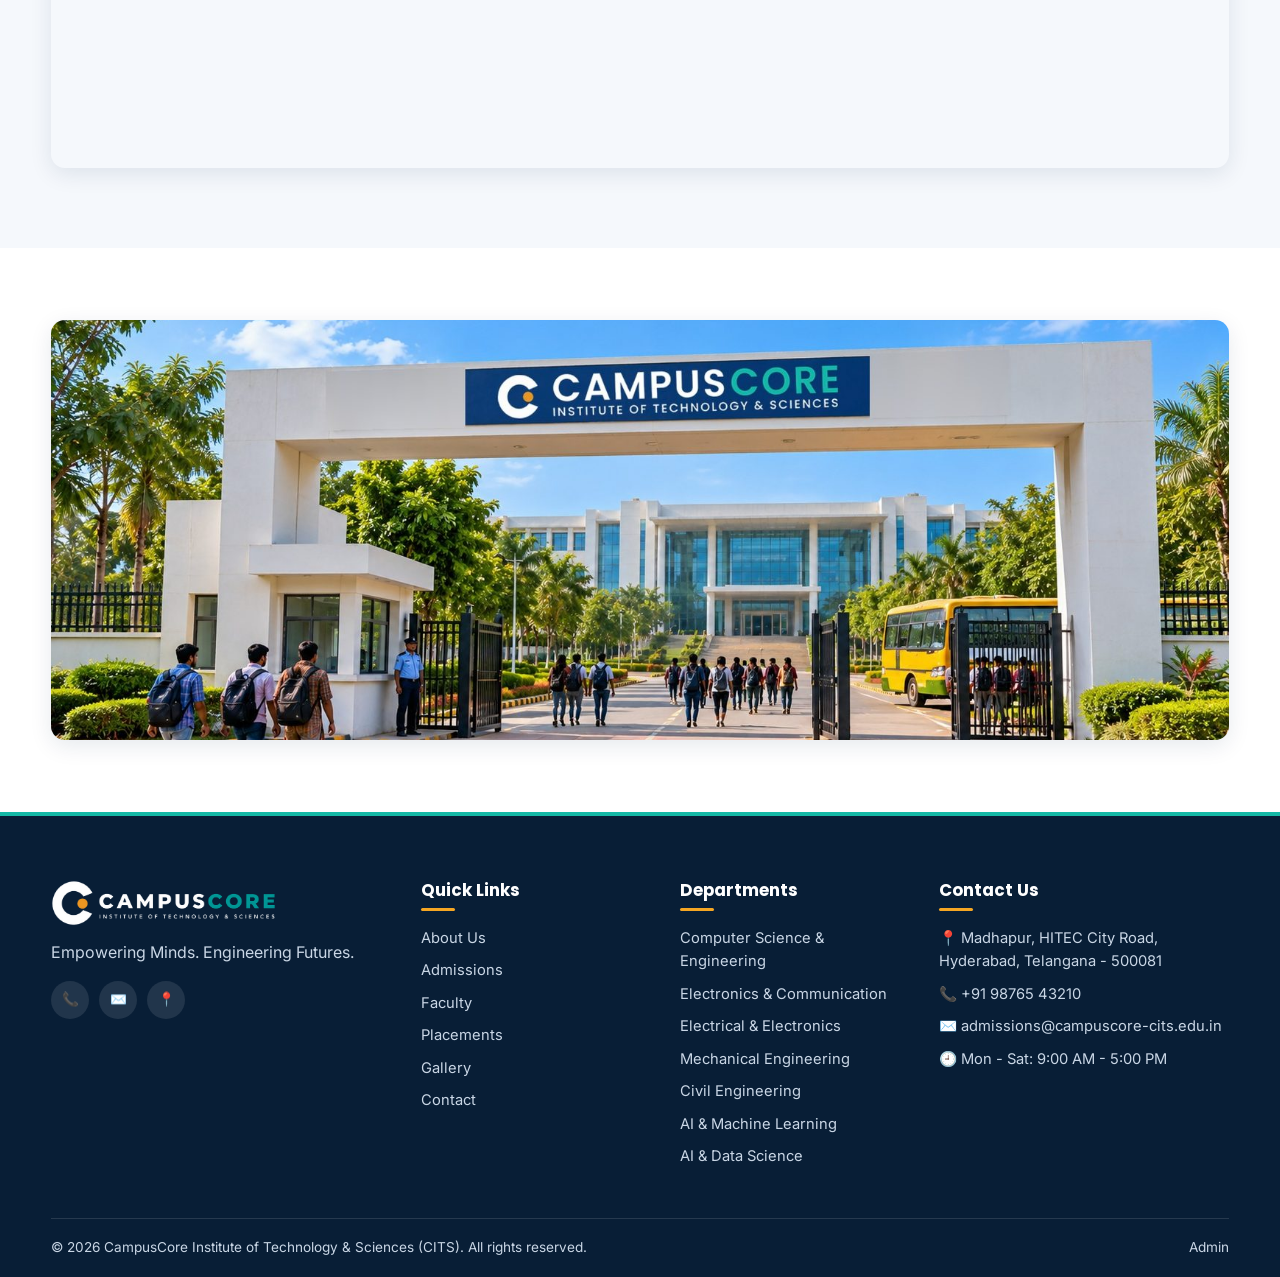
<file: contact.html>
<!DOCTYPE html>
<html lang="en">
<head>
<meta charset="UTF-8">
<meta name="viewport" content="width=device-width, initial-scale=1.0">
<title>Contact | CampusCore Institute of Technology &amp; Sciences</title>
<meta name="description" content="Contact CampusCore Institute of Technology &amp; Sciences, Hyderabad.">
<link rel="icon" type="image/png" sizes="32x32" href="assets/images/favicon-32.png">
<link rel="icon" type="image/png" href="assets/images/favicon.png">
<link rel="preconnect" href="https://fonts.googleapis.com">
<link href="https://fonts.googleapis.com/css2?family=Inter:wght@400;500&family=Poppins:wght@500;600;700&display=swap" rel="stylesheet">
<link rel="stylesheet" href="css/style.css">
</head>
<body>
<header class="site-header">
  <div class="container nav-wrap">
    <a href="index.html" class="brand"><img src="assets/images/logo.png" alt="CampusCore Institute of Technology &amp; Sciences"></a>
    <input type="checkbox" id="nav-toggle" class="nav-toggle">
    <label for="nav-toggle" class="nav-burger" aria-label="Open menu"><span></span></label>
    <nav class="nav">
      <a href="index.html">Home</a>
      <a href="about.html">About</a>
      <a href="departments.html">Departments</a>
      <a href="admissions.html">Admissions</a>
      <a href="faculty.html">Faculty</a>
      <a href="campus-life.html">Campus Life</a>
      <a href="placements.html">Placements</a>
      <a href="events.html">Events</a>
      <a href="gallery.html">Gallery</a>
      <a href="contact.html" class="active">Contact</a>
    </nav>
  </div>
</header>

<section class="page-banner">
  <div class="container"><h1>Contact Us</h1><p>Home / Contact</p></div>
</section>

<section>
  <div class="container split">
    <div>
      <h2>Get in Touch</h2>
      <p>Have a question about admissions, courses or campus life? Our team is happy to help.</p>
      <ul class="contact-list">
        <li><span>📍</span><div><strong>Address</strong><br>Madhapur, HITEC City Road, Hyderabad, Telangana - 500081</div></li>
        <li><span>📞</span><div><strong>Phone</strong><br><a href="tel:+919876543210">+91 98765 43210</a></div></li>
        <li><span>✉️</span><div><strong>Email</strong><br><a href="mailto:admissions@campuscore-cits.edu.in">admissions@campuscore-cits.edu.in</a></div></li>
        <li><span>🕘</span><div><strong>Office Hours</strong><br>Mon - Sat: 9:00 AM - 5:00 PM</div></li>
      </ul>
    </div>
    <form class="enquiry" data-form="contact" action="#" method="post">
      <h3>Send a Message</h3>
      <label for="c-name">Full Name</label>
      <input type="text" id="c-name" name="name" placeholder="Your full name">
      <label for="c-phone">Phone Number</label>
      <input type="tel" id="c-phone" name="phone" placeholder="10-digit mobile number" maxlength="10">
      <label for="c-email">Email</label>
      <input type="email" id="c-email" name="email" placeholder="Your email">
      <label for="c-reg">Regarding</label>
      <select id="c-reg" name="regarding" required><option value="">Select a topic</option><option>Admissions</option><option>Courses &amp; Departments</option><option>Placements</option><option>Campus Visit</option><option>Other</option></select>
      <label for="c-msg">Message</label>
      <textarea id="c-msg" name="message" rows="4" placeholder="How can we help you?" required></textarea>
      <button type="submit" class="btn btn-primary">Send Message</button>
    </form>
  </div>
</section>

<section class="bg-light">
  <div class="container">
    <div class="section-title"><h2>Find Us on the Map</h2><p><a class="more" style="color:var(--teal);font-weight:600" href="https://www.google.com/maps/search/?api=1&amp;query=HITEC+City+Hyderabad" target="_blank" rel="noopener">Open in Google Maps →</a></p></div>
    <iframe class="map" title="CITS location on Google Maps" loading="lazy" referrerpolicy="no-referrer-when-downgrade" src="https://maps.google.com/maps?q=HITEC+City,+Hyderabad&amp;z=14&amp;output=embed"></iframe>
  </div>
</section>

<section>
  <div class="container">
    <img class="wide-img" src="assets/images/contact-entrance.jpg" alt="CITS main entrance" loading="lazy">
  </div>
</section>

<footer class="site-footer">
  <div class="container footer-grid">
    <div>
      <img src="assets/images/logo-white.png" alt="CampusCore logo">
      <p>Empowering Minds. Engineering Futures.</p>
      <div class="social">
        <a href="tel:+919876543210" aria-label="Call us">📞</a><a href="mailto:admissions@campuscore-cits.edu.in" aria-label="Email us">✉️</a><a href="https://www.google.com/maps/search/?api=1&amp;query=HITEC+City+Hyderabad" target="_blank" rel="noopener" aria-label="Open in Google Maps">📍</a>
      </div>
    </div>
    <div>
      <h4>Quick Links</h4>
      <ul>
        <li><a href="about.html">About Us</a></li>
        <li><a href="admissions.html">Admissions</a></li>
        <li><a href="faculty.html">Faculty</a></li>
        <li><a href="placements.html">Placements</a></li>
        <li><a href="gallery.html">Gallery</a></li>
        <li><a href="contact.html">Contact</a></li>
      </ul>
    </div>
    <div>
      <h4>Departments</h4>
      <ul><li><a href="department.html?dept=cse">Computer Science &amp; Engineering</a></li><li><a href="department.html?dept=ece">Electronics &amp; Communication</a></li><li><a href="department.html?dept=eee">Electrical &amp; Electronics</a></li><li><a href="department.html?dept=mech">Mechanical Engineering</a></li><li><a href="department.html?dept=civil">Civil Engineering</a></li><li><a href="department.html?dept=aiml">AI &amp; Machine Learning</a></li><li><a href="department.html?dept=aids">AI &amp; Data Science</a></li></ul>
    </div>
    <div>
      <h4>Contact Us</h4>
      <ul>
        <li>📍 Madhapur, HITEC City Road, Hyderabad, Telangana - 500081</li>
        <li>📞 +91 98765 43210</li>
        <li>✉️ admissions@campuscore-cits.edu.in</li>
        <li>🕘 Mon - Sat: 9:00 AM - 5:00 PM</li>
      </ul>
    </div>
  </div>
  <div class="container copy">
    <span>© 2026 CampusCore Institute of Technology &amp; Sciences (CITS). All rights reserved.</span>
    <span><a href="admin.html">Admin</a></span>
  </div>
</footer>
<script src="js/main.js"></script>
</body>
</html>
</file>
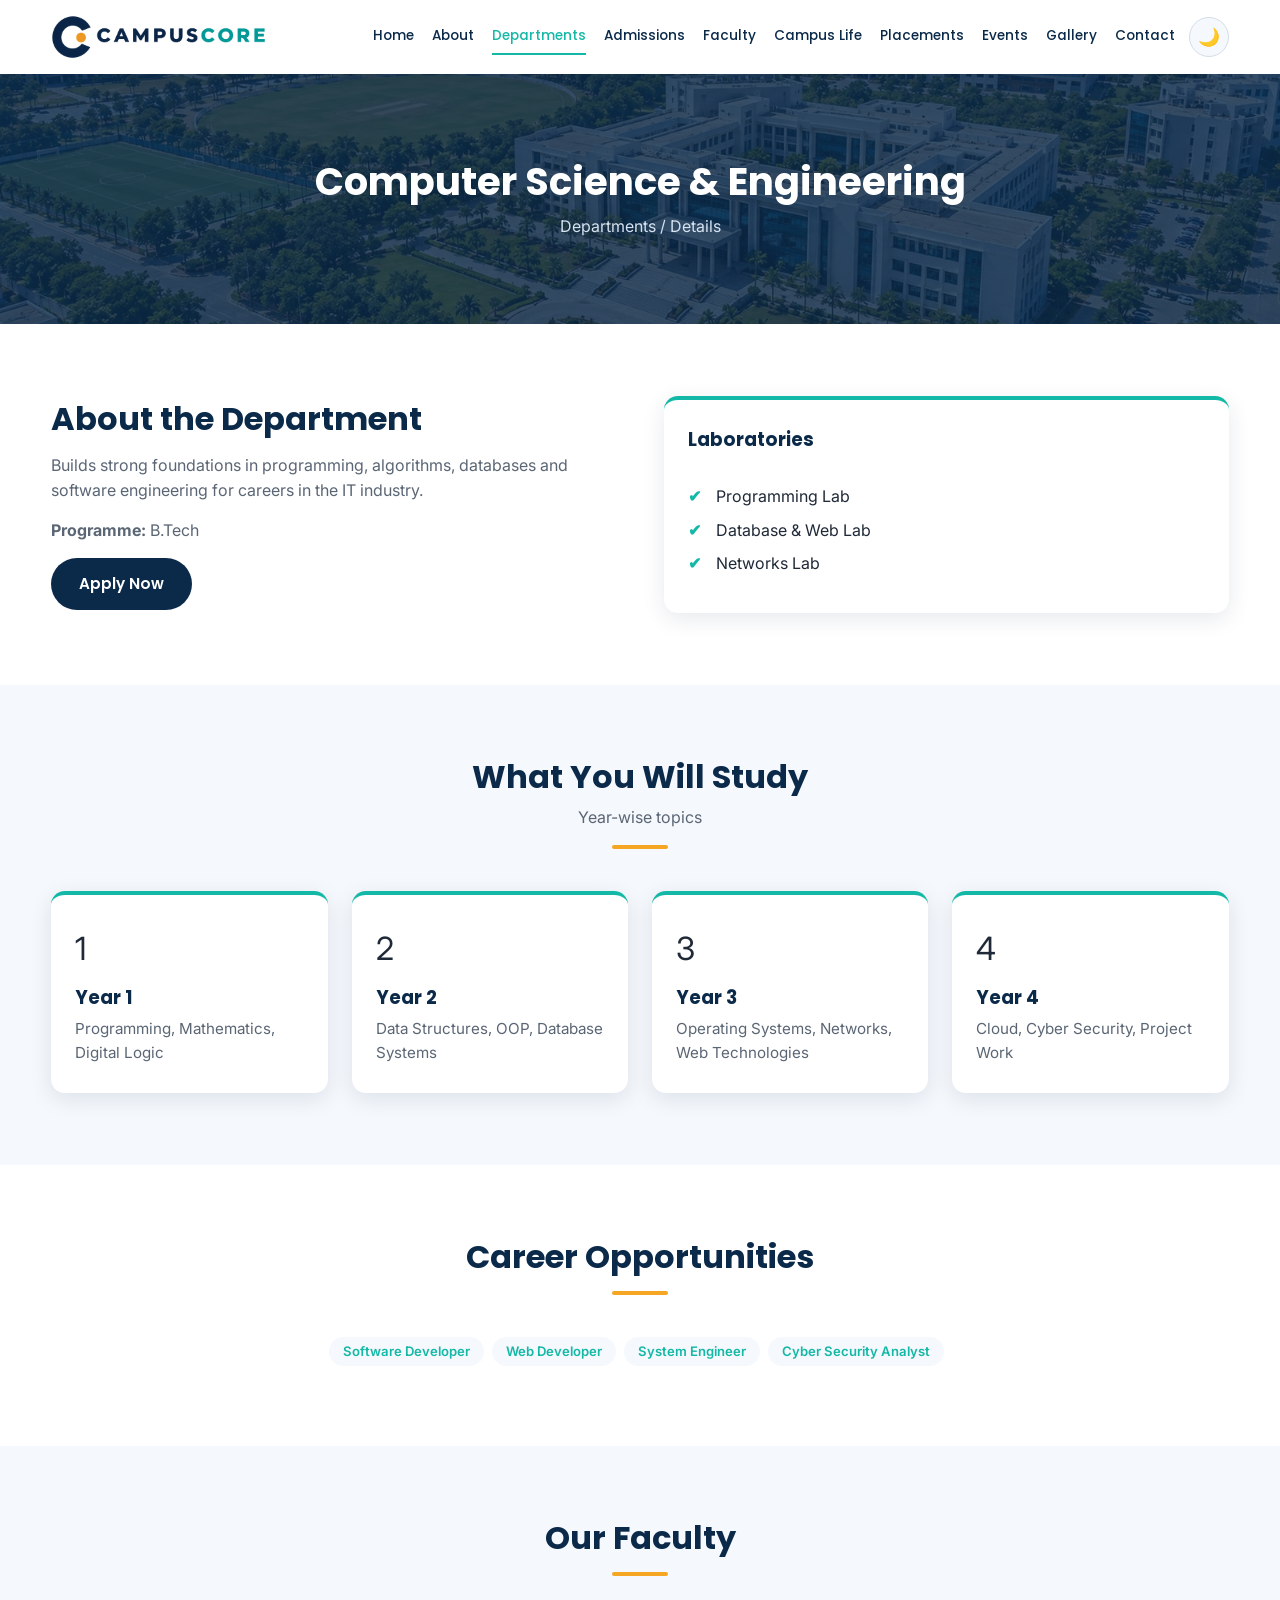
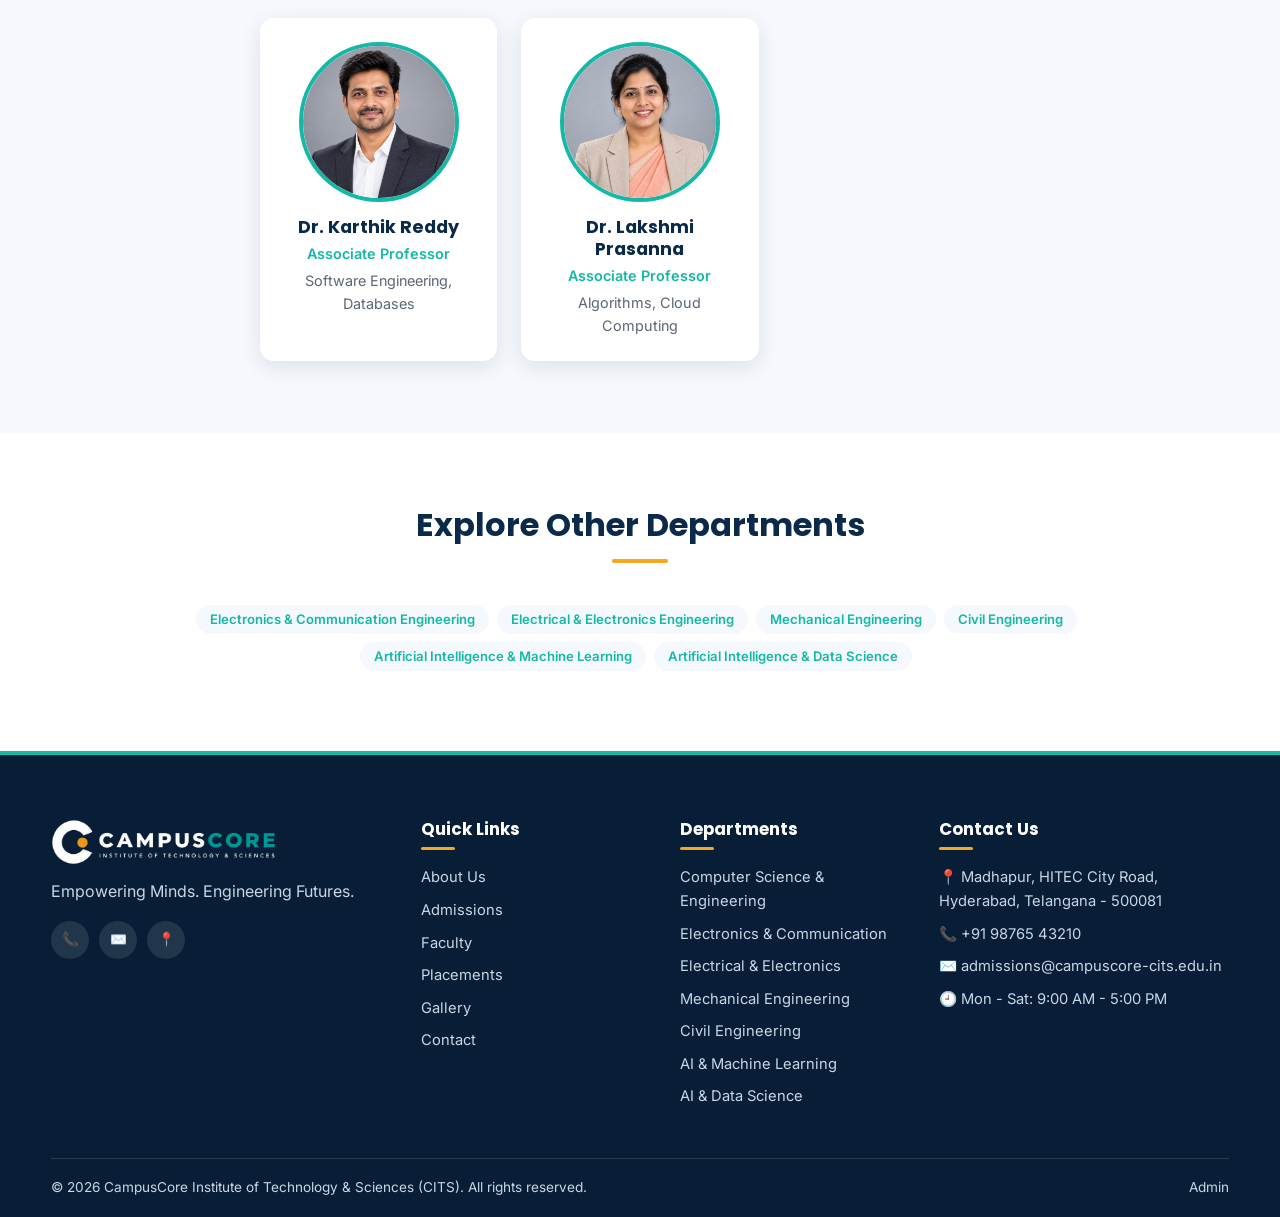
<file: department.html>
<!DOCTYPE html>
<html lang="en">
<head>
<meta charset="UTF-8">
<meta name="viewport" content="width=device-width, initial-scale=1.0">
<title>Department | CampusCore Institute of Technology &amp; Sciences</title>
<meta name="description" content="Department details at CampusCore Institute of Technology &amp; Sciences.">
<link rel="icon" type="image/png" sizes="32x32" href="assets/images/favicon-32.png">
<link rel="icon" type="image/png" href="assets/images/favicon.png">
<link rel="preconnect" href="https://fonts.googleapis.com">
<link href="https://fonts.googleapis.com/css2?family=Inter:wght@400;500&family=Poppins:wght@500;600;700&display=swap" rel="stylesheet">
<link rel="stylesheet" href="css/style.css">
</head>
<body>
<header class="site-header">
  <div class="container nav-wrap">
    <a href="index.html" class="brand"><img src="assets/images/logo.png" alt="CampusCore Institute of Technology &amp; Sciences"></a>
    <input type="checkbox" id="nav-toggle" class="nav-toggle">
    <label for="nav-toggle" class="nav-burger" aria-label="Open menu"><span></span></label>
    <nav class="nav">
      <a href="index.html">Home</a>
      <a href="about.html">About</a>
      <a href="departments.html" class="active">Departments</a>
      <a href="admissions.html">Admissions</a>
      <a href="faculty.html">Faculty</a>
      <a href="campus-life.html">Campus Life</a>
      <a href="placements.html">Placements</a>
      <a href="events.html">Events</a>
      <a href="gallery.html">Gallery</a>
      <a href="contact.html">Contact</a>
    </nav>
  </div>
</header>

<section class="page-banner">
  <div class="container"><h1 id="dept-title">Department</h1><p><a href="departments.html">Departments</a> / Details</p></div>
</section>
<div id="dept-root"></div>

<footer class="site-footer">
  <div class="container footer-grid">
    <div>
      <img src="assets/images/logo-white.png" alt="CampusCore logo">
      <p>Empowering Minds. Engineering Futures.</p>
      <div class="social">
        <a href="tel:+919876543210" aria-label="Call us">📞</a><a href="mailto:admissions@campuscore-cits.edu.in" aria-label="Email us">✉️</a><a href="https://www.google.com/maps/search/?api=1&amp;query=HITEC+City+Hyderabad" target="_blank" rel="noopener" aria-label="Open in Google Maps">📍</a>
      </div>
    </div>
    <div>
      <h4>Quick Links</h4>
      <ul>
        <li><a href="about.html">About Us</a></li>
        <li><a href="admissions.html">Admissions</a></li>
        <li><a href="faculty.html">Faculty</a></li>
        <li><a href="placements.html">Placements</a></li>
        <li><a href="gallery.html">Gallery</a></li>
        <li><a href="contact.html">Contact</a></li>
      </ul>
    </div>
    <div>
      <h4>Departments</h4>
      <ul><li><a href="department.html?dept=cse">Computer Science &amp; Engineering</a></li><li><a href="department.html?dept=ece">Electronics &amp; Communication</a></li><li><a href="department.html?dept=eee">Electrical &amp; Electronics</a></li><li><a href="department.html?dept=mech">Mechanical Engineering</a></li><li><a href="department.html?dept=civil">Civil Engineering</a></li><li><a href="department.html?dept=aiml">AI &amp; Machine Learning</a></li><li><a href="department.html?dept=aids">AI &amp; Data Science</a></li></ul>
    </div>
    <div>
      <h4>Contact Us</h4>
      <ul>
        <li>📍 Madhapur, HITEC City Road, Hyderabad, Telangana - 500081</li>
        <li>📞 +91 98765 43210</li>
        <li>✉️ admissions@campuscore-cits.edu.in</li>
        <li>🕘 Mon - Sat: 9:00 AM - 5:00 PM</li>
      </ul>
    </div>
  </div>
  <div class="container copy">
    <span>© 2026 CampusCore Institute of Technology &amp; Sciences (CITS). All rights reserved.</span>
    <span><a href="admin.html">Admin</a></span>
  </div>
</footer>
<script src="js/main.js"></script>
<script src="js/data.js"></script>
<script>
(function () {
  var key = new URLSearchParams(location.search).get('dept') || 'cse';
  var data = CITS_DATA.departments, d = data[key];
  var box = document.getElementById('dept-root');
  if (!d) { box.innerHTML = '<div class="container"><p class="empty">Department not found. <a href="departments.html">View all departments</a></p></div>'; return; }
  document.title = d.name + ' | CampusCore Institute of Technology & Sciences';
  document.getElementById('dept-title').textContent = d.name;
  var esc = function (s) { return String(s).replace(/&/g, '&amp;').replace(/</g, '&lt;'); };
  var years = d.years.map(function (y, i) { return '<div class="card"><div class="icon">' + (i + 1) + '</div><h3>Year ' + (i + 1) + '</h3><p>' + esc(y) + '</p></div>'; }).join('');
  var labs = d.labs.map(function (l) { return '<li>' + esc(l) + '</li>'; }).join('');
  var careers = d.careers.map(function (c) { return '<span class="pill">' + esc(c) + '</span>'; }).join('');
  var fac = CITS_DATA.faculty.filter(function (f) { return f.dept === key; }).map(function (f) {
    return '<div class="faculty-card"><img src="' + f.img + '" alt="' + esc(f.name) + '"><h3>' + esc(f.name) + '</h3><p class="role">' + esc(f.role) + '</p><p>' + esc(f.focus) + '</p></div>';
  }).join('');
  var others = Object.keys(data).filter(function (k) { return k !== key; }).map(function (k) { return '<a class="pill" href="department.html?dept=' + k + '">' + esc(data[k].name) + '</a>'; }).join('');
  box.innerHTML =
    '<section><div class="container split"><div><h2>About the Department</h2><p>' + esc(d.about) + '</p><p><strong>Programme:</strong> B.Tech</p><a href="admissions.html" class="btn btn-navy">Apply Now</a></div>' +
    '<div class="card"><h3>Laboratories</h3><br><ul class="tick">' + labs + '</ul></div></div></section>' +
    '<section class="bg-light"><div class="container"><div class="section-title"><h2>What You Will Study</h2><p>Year-wise topics</p></div><div class="grid grid-4">' + years + '</div></div></section>' +
    '<section><div class="container"><div class="section-title"><h2>Career Opportunities</h2></div><p style="text-align:center">' + careers + '</p></div></section>' +
    '<section class="bg-light"><div class="container"><div class="section-title"><h2>Our Faculty</h2></div><div class="grid grid-3 keep2" style="max-width:760px;margin:auto">' + fac + '</div></div></section>' +
    '<section><div class="container"><div class="section-title"><h2>Explore Other Departments</h2></div><p style="text-align:center">' + others + '</p></div></section>';
  document.querySelectorAll('#dept-root .card,#dept-root .faculty-card,#dept-root .split').forEach(function (e) { e.classList.add('reveal', 'in'); });
})();
</script>
</body>
</html>
</file>
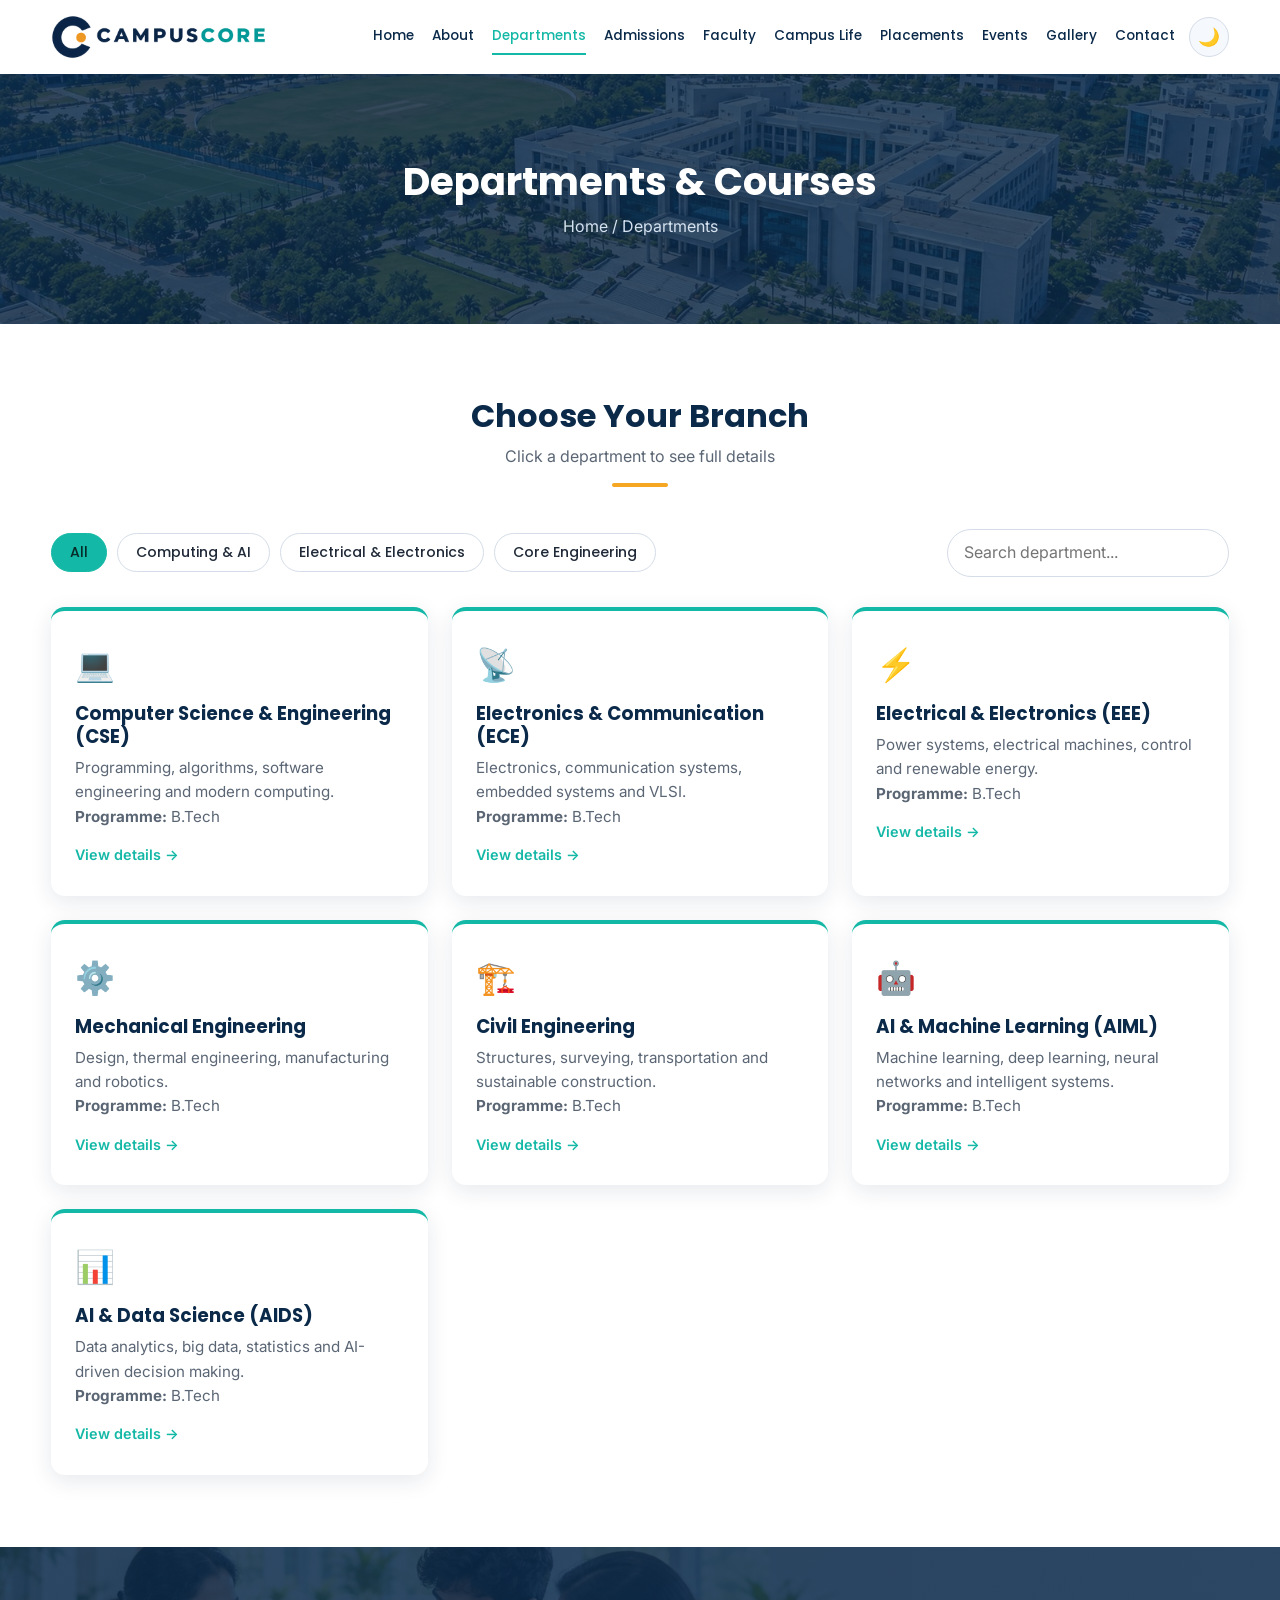
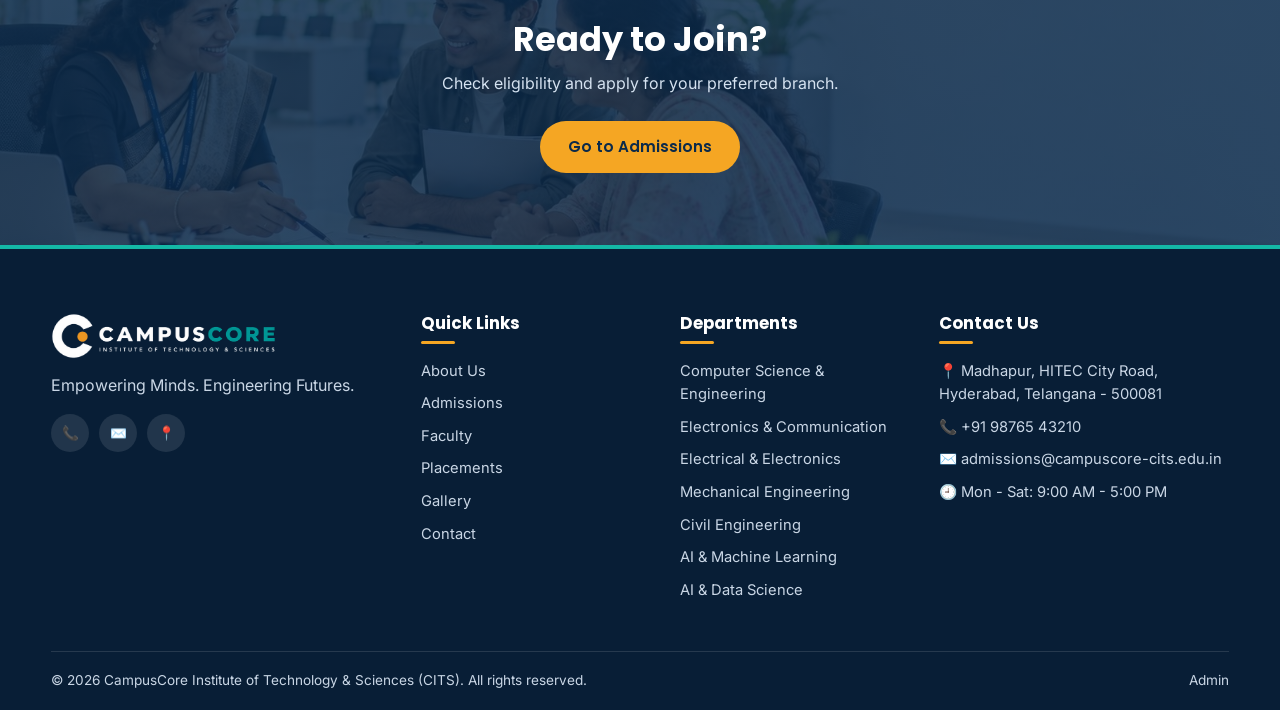
<file: departments.html>
<!DOCTYPE html>
<html lang="en">
<head>
<meta charset="UTF-8">
<meta name="viewport" content="width=device-width, initial-scale=1.0">
<title>Departments &amp; Courses | CampusCore Institute of Technology &amp; Sciences</title>
<meta name="description" content="Departments and courses at CampusCore Institute of Technology &amp; Sciences.">
<link rel="icon" type="image/png" sizes="32x32" href="assets/images/favicon-32.png">
<link rel="icon" type="image/png" href="assets/images/favicon.png">
<link rel="preconnect" href="https://fonts.googleapis.com">
<link href="https://fonts.googleapis.com/css2?family=Inter:wght@400;500&family=Poppins:wght@500;600;700&display=swap" rel="stylesheet">
<link rel="stylesheet" href="css/style.css">
</head>
<body>
<header class="site-header">
  <div class="container nav-wrap">
    <a href="index.html" class="brand"><img src="assets/images/logo.png" alt="CampusCore Institute of Technology &amp; Sciences"></a>
    <input type="checkbox" id="nav-toggle" class="nav-toggle">
    <label for="nav-toggle" class="nav-burger" aria-label="Open menu"><span></span></label>
    <nav class="nav">
      <a href="index.html">Home</a>
      <a href="about.html">About</a>
      <a href="departments.html" class="active">Departments</a>
      <a href="admissions.html">Admissions</a>
      <a href="faculty.html">Faculty</a>
      <a href="campus-life.html">Campus Life</a>
      <a href="placements.html">Placements</a>
      <a href="events.html">Events</a>
      <a href="gallery.html">Gallery</a>
      <a href="contact.html">Contact</a>
    </nav>
  </div>
</header>

<section class="page-banner">
  <div class="container"><h1>Departments &amp; Courses</h1><p>Home / Departments</p></div>
</section>

<section>
  <div class="container" data-filter-group>
    <div class="section-title"><h2>Choose Your Branch</h2><p>Click a department to see full details</p></div>
    <div class="tools">
      <div class="tabs">
        <button class="tab active" data-filter="all" type="button">All</button>
        <button class="tab" data-filter="computing" type="button">Computing &amp; AI</button>
        <button class="tab" data-filter="electrical" type="button">Electrical &amp; Electronics</button>
        <button class="tab" data-filter="core" type="button">Core Engineering</button>
      </div>
      <input class="search" type="search" placeholder="Search department...">
    </div>
    <div class="grid grid-3">
      <a class="card" data-cat="computing" href="department.html?dept=cse"><div class="icon">💻</div><h3>Computer Science &amp; Engineering (CSE)</h3><p>Programming, algorithms, software engineering and modern computing.</p><p><strong>Programme:</strong> B.Tech</p><span class="more">View details →</span></a>
      <a class="card" data-cat="electrical" href="department.html?dept=ece"><div class="icon">📡</div><h3>Electronics &amp; Communication (ECE)</h3><p>Electronics, communication systems, embedded systems and VLSI.</p><p><strong>Programme:</strong> B.Tech</p><span class="more">View details →</span></a>
      <a class="card" data-cat="electrical" href="department.html?dept=eee"><div class="icon">⚡</div><h3>Electrical &amp; Electronics (EEE)</h3><p>Power systems, electrical machines, control and renewable energy.</p><p><strong>Programme:</strong> B.Tech</p><span class="more">View details →</span></a>
      <a class="card" data-cat="core" href="department.html?dept=mech"><div class="icon">⚙️</div><h3>Mechanical Engineering</h3><p>Design, thermal engineering, manufacturing and robotics.</p><p><strong>Programme:</strong> B.Tech</p><span class="more">View details →</span></a>
      <a class="card" data-cat="core" href="department.html?dept=civil"><div class="icon">🏗️</div><h3>Civil Engineering</h3><p>Structures, surveying, transportation and sustainable construction.</p><p><strong>Programme:</strong> B.Tech</p><span class="more">View details →</span></a>
      <a class="card" data-cat="computing" href="department.html?dept=aiml"><div class="icon">🤖</div><h3>AI &amp; Machine Learning (AIML)</h3><p>Machine learning, deep learning, neural networks and intelligent systems.</p><p><strong>Programme:</strong> B.Tech</p><span class="more">View details →</span></a>
      <a class="card" data-cat="computing" href="department.html?dept=aids"><div class="icon">📊</div><h3>AI &amp; Data Science (AIDS)</h3><p>Data analytics, big data, statistics and AI-driven decision making.</p><p><strong>Programme:</strong> B.Tech</p><span class="more">View details →</span></a>
    </div>
    <p class="empty hide">No department found.</p>
  </div>
</section>

<section class="cta">
  <div class="container">
    <h2>Ready to Join?</h2>
    <p>Check eligibility and apply for your preferred branch.</p>
    <a href="admissions.html" class="btn btn-primary">Go to Admissions</a>
  </div>
</section>

<footer class="site-footer">
  <div class="container footer-grid">
    <div>
      <img src="assets/images/logo-white.png" alt="CampusCore logo">
      <p>Empowering Minds. Engineering Futures.</p>
      <div class="social">
        <a href="tel:+919876543210" aria-label="Call us">📞</a><a href="mailto:admissions@campuscore-cits.edu.in" aria-label="Email us">✉️</a><a href="https://www.google.com/maps/search/?api=1&amp;query=HITEC+City+Hyderabad" target="_blank" rel="noopener" aria-label="Open in Google Maps">📍</a>
      </div>
    </div>
    <div>
      <h4>Quick Links</h4>
      <ul>
        <li><a href="about.html">About Us</a></li>
        <li><a href="admissions.html">Admissions</a></li>
        <li><a href="faculty.html">Faculty</a></li>
        <li><a href="placements.html">Placements</a></li>
        <li><a href="gallery.html">Gallery</a></li>
        <li><a href="contact.html">Contact</a></li>
      </ul>
    </div>
    <div>
      <h4>Departments</h4>
      <ul><li><a href="department.html?dept=cse">Computer Science &amp; Engineering</a></li><li><a href="department.html?dept=ece">Electronics &amp; Communication</a></li><li><a href="department.html?dept=eee">Electrical &amp; Electronics</a></li><li><a href="department.html?dept=mech">Mechanical Engineering</a></li><li><a href="department.html?dept=civil">Civil Engineering</a></li><li><a href="department.html?dept=aiml">AI &amp; Machine Learning</a></li><li><a href="department.html?dept=aids">AI &amp; Data Science</a></li></ul>
    </div>
    <div>
      <h4>Contact Us</h4>
      <ul>
        <li>📍 Madhapur, HITEC City Road, Hyderabad, Telangana - 500081</li>
        <li>📞 +91 98765 43210</li>
        <li>✉️ admissions@campuscore-cits.edu.in</li>
        <li>🕘 Mon - Sat: 9:00 AM - 5:00 PM</li>
      </ul>
    </div>
  </div>
  <div class="container copy">
    <span>© 2026 CampusCore Institute of Technology &amp; Sciences (CITS). All rights reserved.</span>
    <span><a href="admin.html">Admin</a></span>
  </div>
</footer>
<script src="js/main.js"></script>
</body>
</html>
</file>
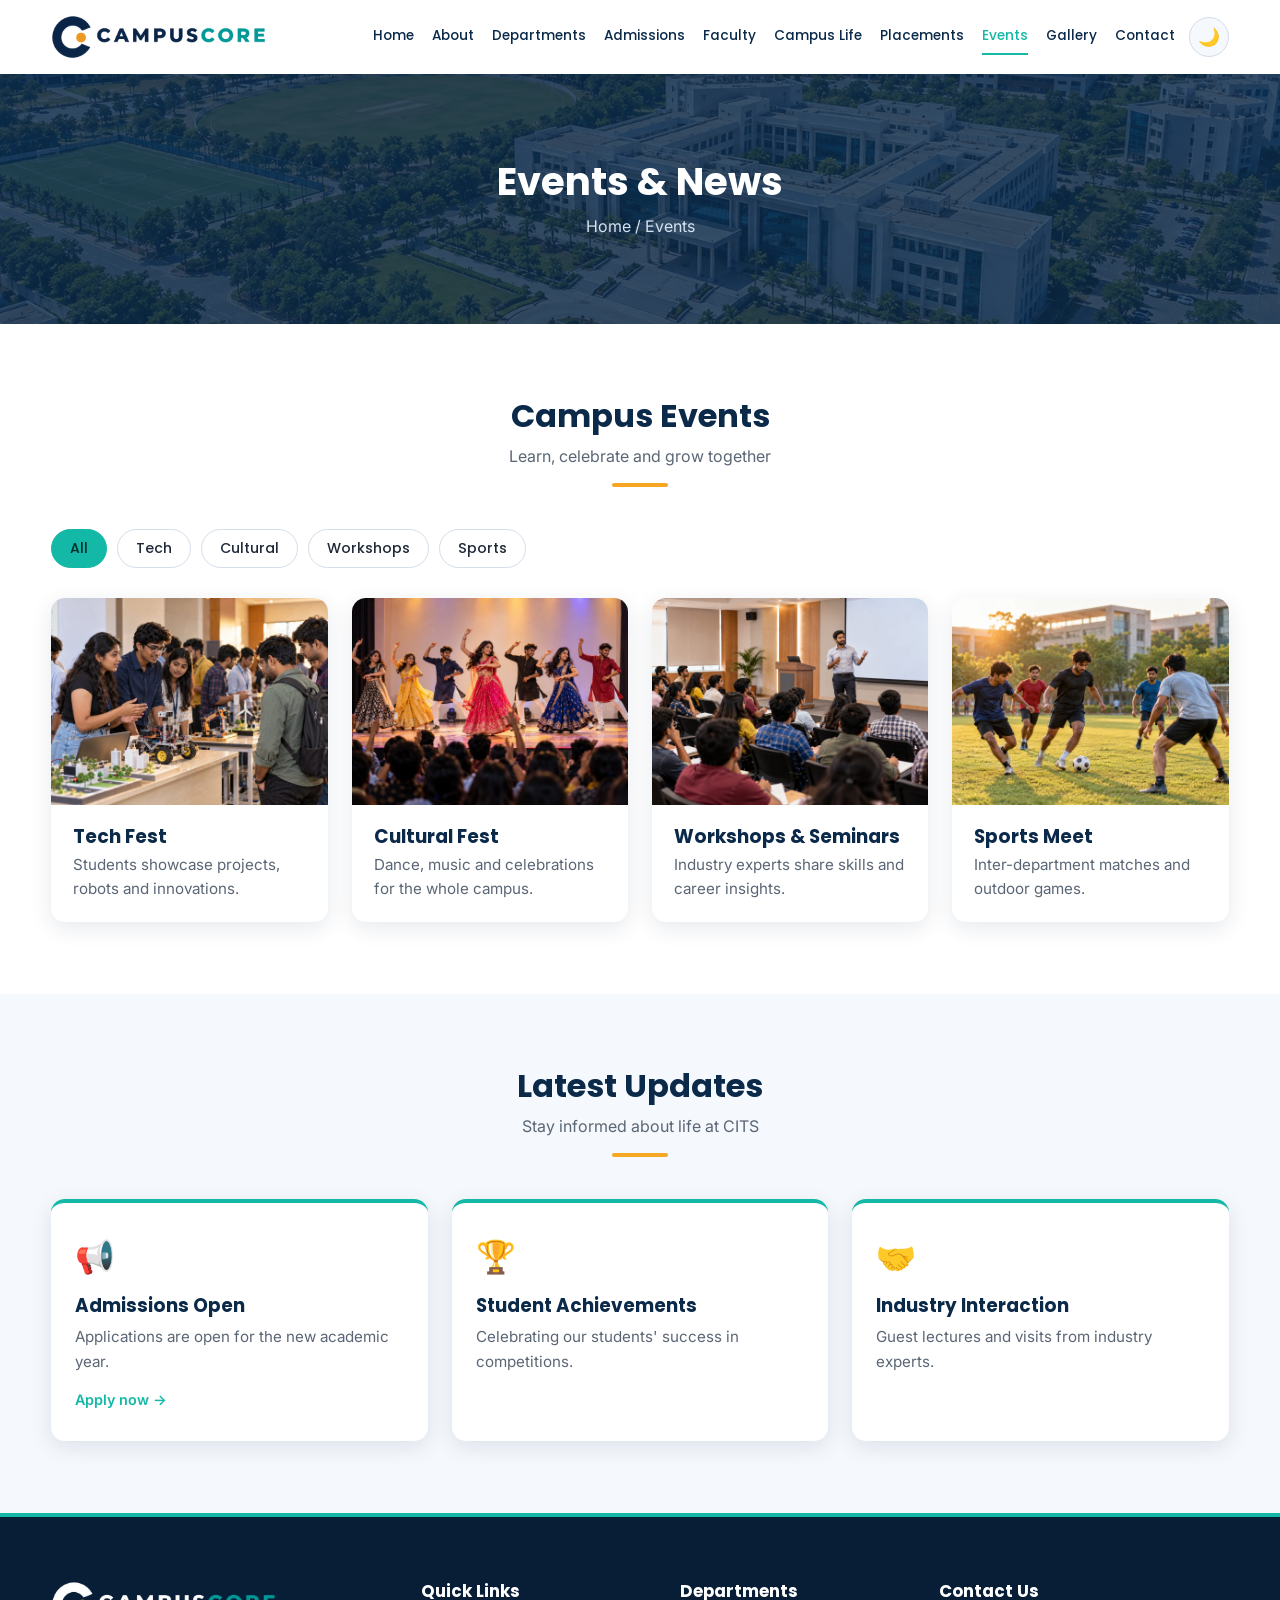
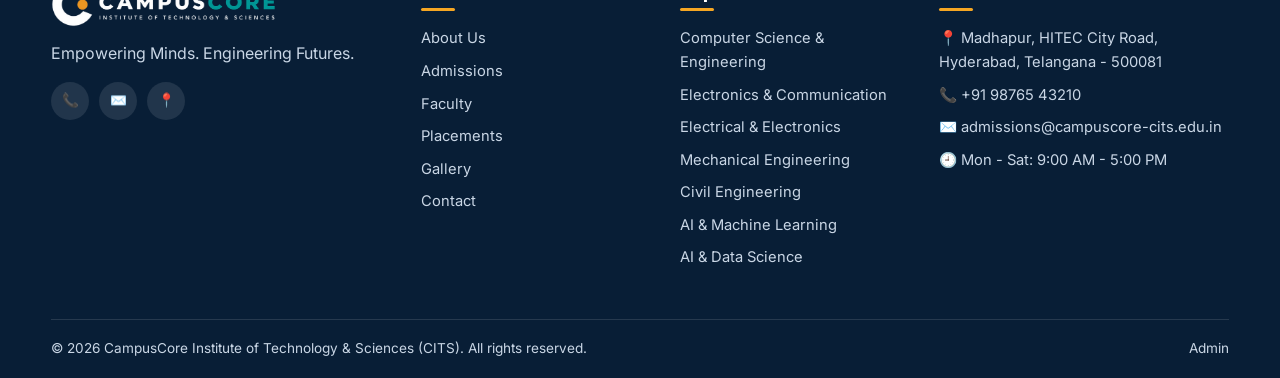
<file: events.html>
<!DOCTYPE html>
<html lang="en">
<head>
<meta charset="UTF-8">
<meta name="viewport" content="width=device-width, initial-scale=1.0">
<title>Events &amp; News | CampusCore Institute of Technology &amp; Sciences</title>
<meta name="description" content="Events and news at CampusCore Institute of Technology &amp; Sciences.">
<link rel="icon" type="image/png" sizes="32x32" href="assets/images/favicon-32.png">
<link rel="icon" type="image/png" href="assets/images/favicon.png">
<link rel="preconnect" href="https://fonts.googleapis.com">
<link href="https://fonts.googleapis.com/css2?family=Inter:wght@400;500&family=Poppins:wght@500;600;700&display=swap" rel="stylesheet">
<link rel="stylesheet" href="css/style.css">
</head>
<body>
<header class="site-header">
  <div class="container nav-wrap">
    <a href="index.html" class="brand"><img src="assets/images/logo.png" alt="CampusCore Institute of Technology &amp; Sciences"></a>
    <input type="checkbox" id="nav-toggle" class="nav-toggle">
    <label for="nav-toggle" class="nav-burger" aria-label="Open menu"><span></span></label>
    <nav class="nav">
      <a href="index.html">Home</a>
      <a href="about.html">About</a>
      <a href="departments.html">Departments</a>
      <a href="admissions.html">Admissions</a>
      <a href="faculty.html">Faculty</a>
      <a href="campus-life.html">Campus Life</a>
      <a href="placements.html">Placements</a>
      <a href="events.html" class="active">Events</a>
      <a href="gallery.html">Gallery</a>
      <a href="contact.html">Contact</a>
    </nav>
  </div>
</header>

<section class="page-banner">
  <div class="container"><h1>Events &amp; News</h1><p>Home / Events</p></div>
</section>

<section>
  <div class="container" data-filter-group>
    <div class="section-title"><h2>Campus Events</h2><p>Learn, celebrate and grow together</p></div>
    <div class="tools">
      <div class="tabs">
        <button class="tab active" data-filter="all" type="button">All</button>
        <button class="tab" data-filter="tech" type="button">Tech</button>
        <button class="tab" data-filter="cultural" type="button">Cultural</button>
        <button class="tab" data-filter="workshops" type="button">Workshops</button>
        <button class="tab" data-filter="sports" type="button">Sports</button>
      </div>
    </div>
    <div class="grid grid-4">
      <div class="photo-card" data-cat="tech"><img src="assets/images/event-techfest.jpg" alt="Tech Fest" loading="lazy"><div><h3>Tech Fest</h3><p>Students showcase projects, robots and innovations.</p></div></div>
      <div class="photo-card" data-cat="cultural"><img src="assets/images/event-cultural.jpg" alt="Cultural Fest" loading="lazy"><div><h3>Cultural Fest</h3><p>Dance, music and celebrations for the whole campus.</p></div></div>
      <div class="photo-card" data-cat="workshops"><img src="assets/images/event-workshop.jpg" alt="Workshops &amp; Seminars" loading="lazy"><div><h3>Workshops &amp; Seminars</h3><p>Industry experts share skills and career insights.</p></div></div>
      <div class="photo-card" data-cat="sports"><img src="assets/images/sports.jpg" alt="Sports Meet" loading="lazy"><div><h3>Sports Meet</h3><p>Inter-department matches and outdoor games.</p></div></div>
    </div>
    <p class="empty hide">No events found.</p>
  </div>
</section>

<section class="bg-light">
  <div class="container">
    <div class="section-title"><h2>Latest Updates</h2><p>Stay informed about life at CITS</p></div>
    <div class="grid grid-3">
      <a class="card" href="admissions.html"><div class="icon">📢</div><h3>Admissions Open</h3><p>Applications are open for the new academic year.</p><span class="more">Apply now →</span></a>
      <div class="card"><div class="icon">🏆</div><h3>Student Achievements</h3><p>Celebrating our students' success in competitions.</p></div>
      <div class="card"><div class="icon">🤝</div><h3>Industry Interaction</h3><p>Guest lectures and visits from industry experts.</p></div>
    </div>
  </div>
</section>

<footer class="site-footer">
  <div class="container footer-grid">
    <div>
      <img src="assets/images/logo-white.png" alt="CampusCore logo">
      <p>Empowering Minds. Engineering Futures.</p>
      <div class="social">
        <a href="tel:+919876543210" aria-label="Call us">📞</a><a href="mailto:admissions@campuscore-cits.edu.in" aria-label="Email us">✉️</a><a href="https://www.google.com/maps/search/?api=1&amp;query=HITEC+City+Hyderabad" target="_blank" rel="noopener" aria-label="Open in Google Maps">📍</a>
      </div>
    </div>
    <div>
      <h4>Quick Links</h4>
      <ul>
        <li><a href="about.html">About Us</a></li>
        <li><a href="admissions.html">Admissions</a></li>
        <li><a href="faculty.html">Faculty</a></li>
        <li><a href="placements.html">Placements</a></li>
        <li><a href="gallery.html">Gallery</a></li>
        <li><a href="contact.html">Contact</a></li>
      </ul>
    </div>
    <div>
      <h4>Departments</h4>
      <ul><li><a href="department.html?dept=cse">Computer Science &amp; Engineering</a></li><li><a href="department.html?dept=ece">Electronics &amp; Communication</a></li><li><a href="department.html?dept=eee">Electrical &amp; Electronics</a></li><li><a href="department.html?dept=mech">Mechanical Engineering</a></li><li><a href="department.html?dept=civil">Civil Engineering</a></li><li><a href="department.html?dept=aiml">AI &amp; Machine Learning</a></li><li><a href="department.html?dept=aids">AI &amp; Data Science</a></li></ul>
    </div>
    <div>
      <h4>Contact Us</h4>
      <ul>
        <li>📍 Madhapur, HITEC City Road, Hyderabad, Telangana - 500081</li>
        <li>📞 +91 98765 43210</li>
        <li>✉️ admissions@campuscore-cits.edu.in</li>
        <li>🕘 Mon - Sat: 9:00 AM - 5:00 PM</li>
      </ul>
    </div>
  </div>
  <div class="container copy">
    <span>© 2026 CampusCore Institute of Technology &amp; Sciences (CITS). All rights reserved.</span>
    <span><a href="admin.html">Admin</a></span>
  </div>
</footer>
<script src="js/main.js"></script>
</body>
</html>
</file>
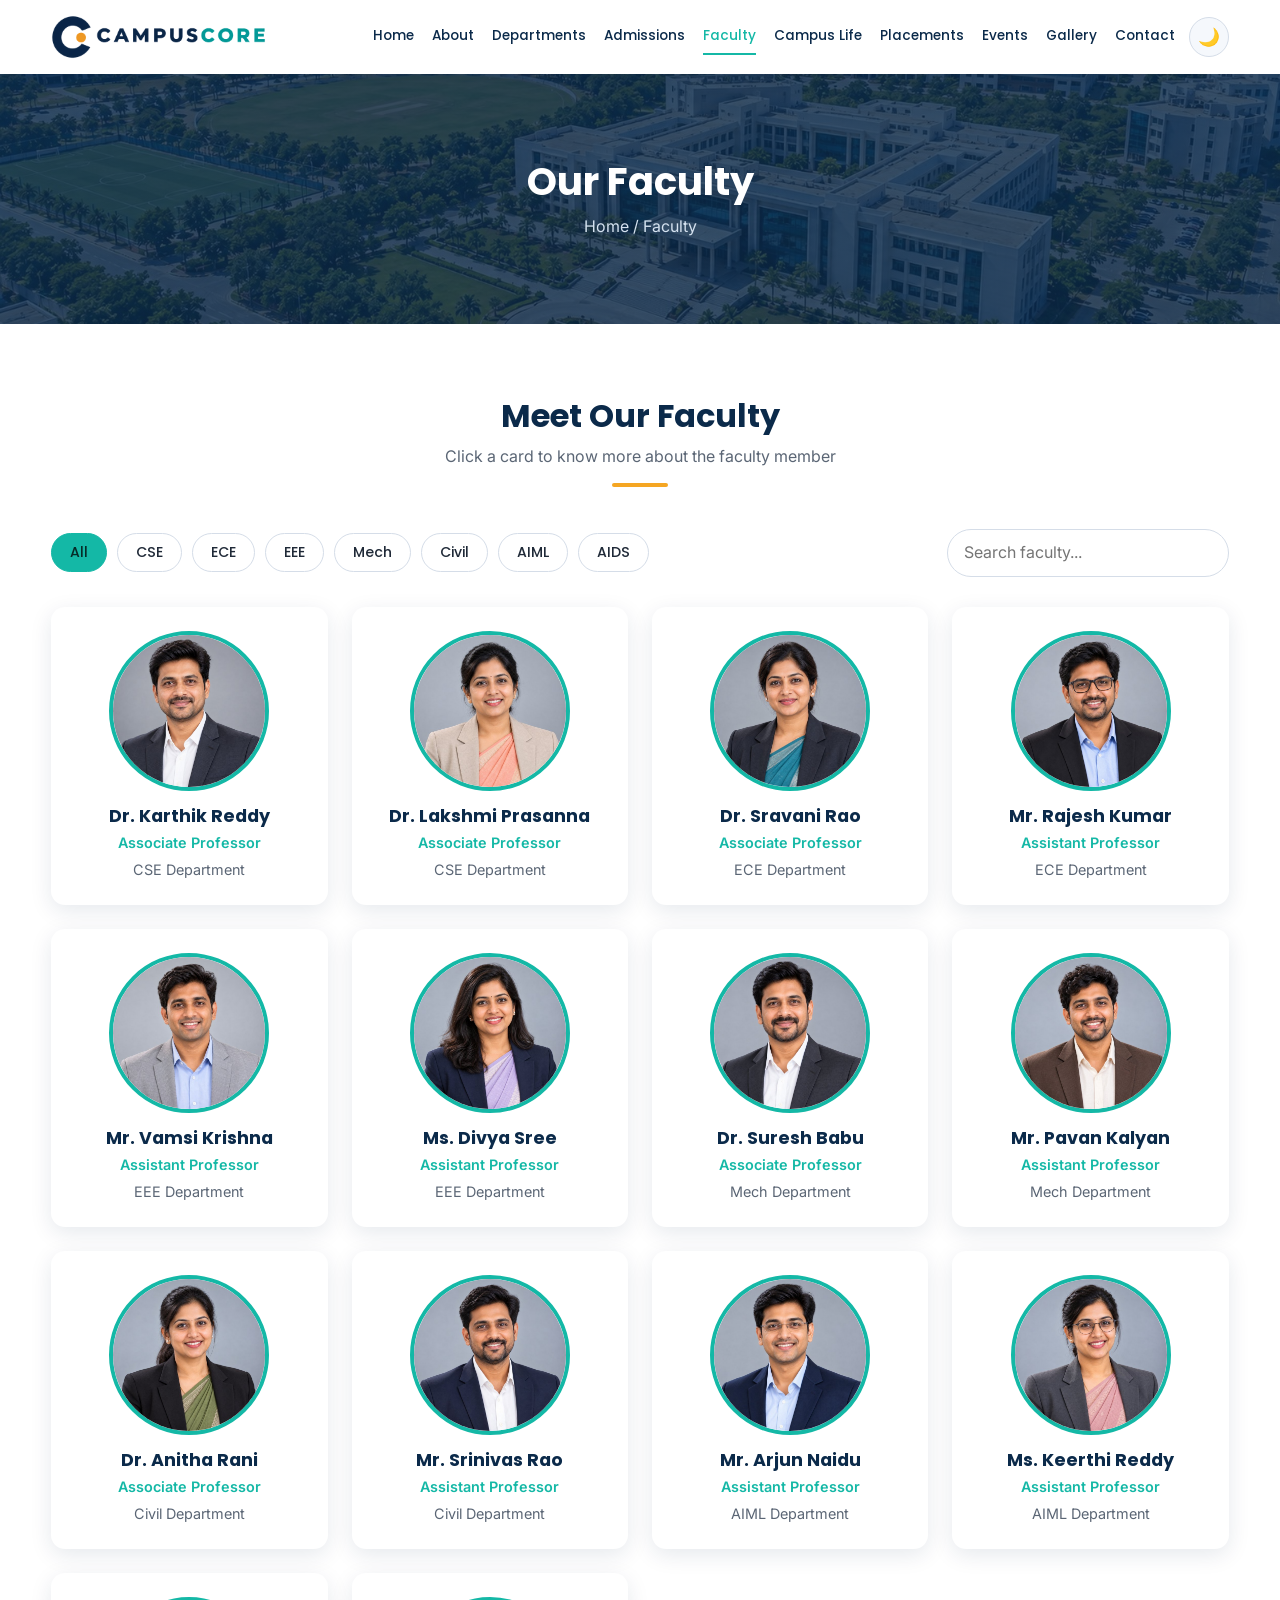
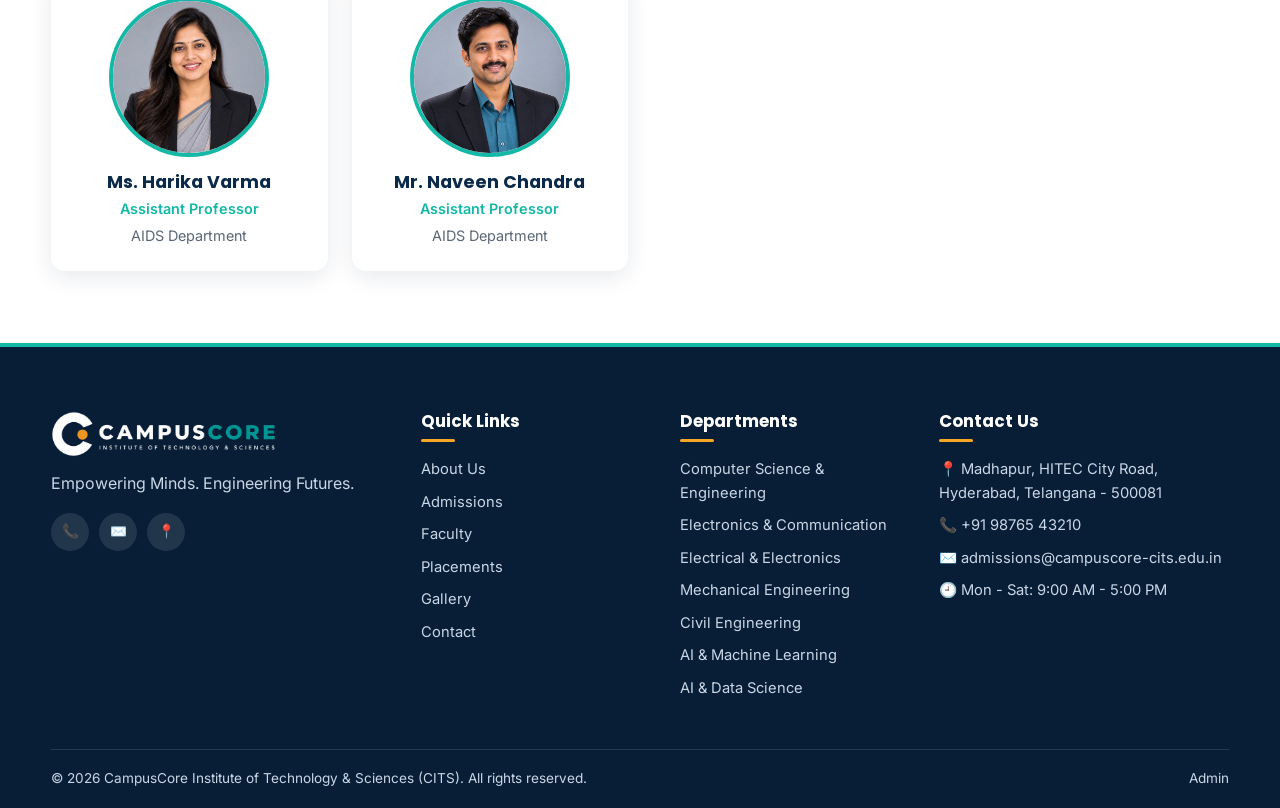
<file: faculty.html>
<!DOCTYPE html>
<html lang="en">
<head>
<meta charset="UTF-8">
<meta name="viewport" content="width=device-width, initial-scale=1.0">
<title>Faculty | CampusCore Institute of Technology &amp; Sciences</title>
<meta name="description" content="Meet the faculty of CampusCore Institute of Technology &amp; Sciences.">
<link rel="icon" type="image/png" sizes="32x32" href="assets/images/favicon-32.png">
<link rel="icon" type="image/png" href="assets/images/favicon.png">
<link rel="preconnect" href="https://fonts.googleapis.com">
<link href="https://fonts.googleapis.com/css2?family=Inter:wght@400;500&family=Poppins:wght@500;600;700&display=swap" rel="stylesheet">
<link rel="stylesheet" href="css/style.css">
</head>
<body>
<header class="site-header">
  <div class="container nav-wrap">
    <a href="index.html" class="brand"><img src="assets/images/logo.png" alt="CampusCore Institute of Technology &amp; Sciences"></a>
    <input type="checkbox" id="nav-toggle" class="nav-toggle">
    <label for="nav-toggle" class="nav-burger" aria-label="Open menu"><span></span></label>
    <nav class="nav">
      <a href="index.html">Home</a>
      <a href="about.html">About</a>
      <a href="departments.html">Departments</a>
      <a href="admissions.html">Admissions</a>
      <a href="faculty.html" class="active">Faculty</a>
      <a href="campus-life.html">Campus Life</a>
      <a href="placements.html">Placements</a>
      <a href="events.html">Events</a>
      <a href="gallery.html">Gallery</a>
      <a href="contact.html">Contact</a>
    </nav>
  </div>
</header>

<section class="page-banner">
  <div class="container"><h1>Our Faculty</h1><p>Home / Faculty</p></div>
</section>

<section>
  <div class="container" data-filter-group>
    <div class="section-title"><h2>Meet Our Faculty</h2><p>Click a card to know more about the faculty member</p></div>
    <div class="tools">
      <div class="tabs">
        <button class="tab active" data-filter="all" type="button">All</button>
        <button class="tab" data-filter="cse" type="button">CSE</button>
        <button class="tab" data-filter="ece" type="button">ECE</button>
        <button class="tab" data-filter="eee" type="button">EEE</button>
        <button class="tab" data-filter="mech" type="button">Mech</button>
        <button class="tab" data-filter="civil" type="button">Civil</button>
        <button class="tab" data-filter="aiml" type="button">AIML</button>
        <button class="tab" data-filter="aids" type="button">AIDS</button>
      </div>
      <input class="search" type="search" placeholder="Search faculty...">
    </div>
    <div class="grid grid-4">
      <div class="faculty-card" data-cat="cse" data-name="Dr. Karthik Reddy" data-role="Associate Professor" data-dept="Computer Science &amp; Engineering" data-qual="Ph.D. in Computer Science" data-focus="Software Engineering, Databases"><img src="assets/images/faculty-1.jpg" alt="Dr. Karthik Reddy" loading="lazy"><h3>Dr. Karthik Reddy</h3><p class="role">Associate Professor</p><p>CSE Department</p></div>
      <div class="faculty-card" data-cat="cse" data-name="Dr. Lakshmi Prasanna" data-role="Associate Professor" data-dept="Computer Science &amp; Engineering" data-qual="Ph.D. in Computer Science" data-focus="Algorithms, Cloud Computing"><img src="assets/images/faculty-7.jpg" alt="Dr. Lakshmi Prasanna" loading="lazy"><h3>Dr. Lakshmi Prasanna</h3><p class="role">Associate Professor</p><p>CSE Department</p></div>
      <div class="faculty-card" data-cat="ece" data-name="Dr. Sravani Rao" data-role="Associate Professor" data-dept="Electronics &amp; Communication" data-qual="Ph.D. in Electronics" data-focus="Communication Systems"><img src="assets/images/faculty-2.jpg" alt="Dr. Sravani Rao" loading="lazy"><h3>Dr. Sravani Rao</h3><p class="role">Associate Professor</p><p>ECE Department</p></div>
      <div class="faculty-card" data-cat="ece" data-name="Mr. Rajesh Kumar" data-role="Assistant Professor" data-dept="Electronics &amp; Communication" data-qual="M.Tech in VLSI" data-focus="VLSI, Embedded Systems"><img src="assets/images/faculty-8.jpg" alt="Mr. Rajesh Kumar" loading="lazy"><h3>Mr. Rajesh Kumar</h3><p class="role">Assistant Professor</p><p>ECE Department</p></div>
      <div class="faculty-card" data-cat="eee" data-name="Mr. Vamsi Krishna" data-role="Assistant Professor" data-dept="Electrical &amp; Electronics" data-qual="M.Tech in Power Systems" data-focus="Power Systems, Control"><img src="assets/images/faculty-6.jpg" alt="Mr. Vamsi Krishna" loading="lazy"><h3>Mr. Vamsi Krishna</h3><p class="role">Assistant Professor</p><p>EEE Department</p></div>
      <div class="faculty-card" data-cat="eee" data-name="Ms. Divya Sree" data-role="Assistant Professor" data-dept="Electrical &amp; Electronics" data-qual="M.Tech in Electrical Engineering" data-focus="Electrical Machines, Renewables"><img src="assets/images/faculty-9.jpg" alt="Ms. Divya Sree" loading="lazy"><h3>Ms. Divya Sree</h3><p class="role">Assistant Professor</p><p>EEE Department</p></div>
      <div class="faculty-card" data-cat="mech" data-name="Dr. Suresh Babu" data-role="Associate Professor" data-dept="Mechanical Engineering" data-qual="Ph.D. in Mechanical Engineering" data-focus="Thermal Engineering"><img src="assets/images/faculty-5.jpg" alt="Dr. Suresh Babu" loading="lazy"><h3>Dr. Suresh Babu</h3><p class="role">Associate Professor</p><p>Mech Department</p></div>
      <div class="faculty-card" data-cat="mech" data-name="Mr. Pavan Kalyan" data-role="Assistant Professor" data-dept="Mechanical Engineering" data-qual="M.Tech in CAD/CAM" data-focus="CAD/CAM, Robotics"><img src="assets/images/faculty-10.jpg" alt="Mr. Pavan Kalyan" loading="lazy"><h3>Mr. Pavan Kalyan</h3><p class="role">Assistant Professor</p><p>Mech Department</p></div>
      <div class="faculty-card" data-cat="civil" data-name="Dr. Anitha Rani" data-role="Associate Professor" data-dept="Civil Engineering" data-qual="Ph.D. in Structural Engineering" data-focus="Structural Design"><img src="assets/images/faculty-11.jpg" alt="Dr. Anitha Rani" loading="lazy"><h3>Dr. Anitha Rani</h3><p class="role">Associate Professor</p><p>Civil Department</p></div>
      <div class="faculty-card" data-cat="civil" data-name="Mr. Srinivas Rao" data-role="Assistant Professor" data-dept="Civil Engineering" data-qual="M.Tech in Transportation" data-focus="Transportation, Surveying"><img src="assets/images/faculty-12.jpg" alt="Mr. Srinivas Rao" loading="lazy"><h3>Mr. Srinivas Rao</h3><p class="role">Assistant Professor</p><p>Civil Department</p></div>
      <div class="faculty-card" data-cat="aiml" data-name="Mr. Arjun Naidu" data-role="Assistant Professor" data-dept="AI &amp; Machine Learning" data-qual="M.Tech in Computer Science" data-focus="Machine Learning, Python"><img src="assets/images/faculty-3.jpg" alt="Mr. Arjun Naidu" loading="lazy"><h3>Mr. Arjun Naidu</h3><p class="role">Assistant Professor</p><p>AIML Department</p></div>
      <div class="faculty-card" data-cat="aiml" data-name="Ms. Keerthi Reddy" data-role="Assistant Professor" data-dept="AI &amp; Machine Learning" data-qual="M.Tech in Artificial Intelligence" data-focus="Deep Learning, NLP"><img src="assets/images/faculty-13.jpg" alt="Ms. Keerthi Reddy" loading="lazy"><h3>Ms. Keerthi Reddy</h3><p class="role">Assistant Professor</p><p>AIML Department</p></div>
      <div class="faculty-card" data-cat="aids" data-name="Ms. Harika Varma" data-role="Assistant Professor" data-dept="AI &amp; Data Science" data-qual="M.Tech in Data Science" data-focus="Data Analytics, Statistics"><img src="assets/images/faculty-4.jpg" alt="Ms. Harika Varma" loading="lazy"><h3>Ms. Harika Varma</h3><p class="role">Assistant Professor</p><p>AIDS Department</p></div>
      <div class="faculty-card" data-cat="aids" data-name="Mr. Naveen Chandra" data-role="Assistant Professor" data-dept="AI &amp; Data Science" data-qual="M.Tech in Data Science" data-focus="Big Data, Visualisation"><img src="assets/images/faculty-14.jpg" alt="Mr. Naveen Chandra" loading="lazy"><h3>Mr. Naveen Chandra</h3><p class="role">Assistant Professor</p><p>AIDS Department</p></div>
    </div>
    <p class="empty hide">No faculty found.</p>
  </div>
</section>

<footer class="site-footer">
  <div class="container footer-grid">
    <div>
      <img src="assets/images/logo-white.png" alt="CampusCore logo">
      <p>Empowering Minds. Engineering Futures.</p>
      <div class="social">
        <a href="tel:+919876543210" aria-label="Call us">📞</a><a href="mailto:admissions@campuscore-cits.edu.in" aria-label="Email us">✉️</a><a href="https://www.google.com/maps/search/?api=1&amp;query=HITEC+City+Hyderabad" target="_blank" rel="noopener" aria-label="Open in Google Maps">📍</a>
      </div>
    </div>
    <div>
      <h4>Quick Links</h4>
      <ul>
        <li><a href="about.html">About Us</a></li>
        <li><a href="admissions.html">Admissions</a></li>
        <li><a href="faculty.html">Faculty</a></li>
        <li><a href="placements.html">Placements</a></li>
        <li><a href="gallery.html">Gallery</a></li>
        <li><a href="contact.html">Contact</a></li>
      </ul>
    </div>
    <div>
      <h4>Departments</h4>
      <ul><li><a href="department.html?dept=cse">Computer Science &amp; Engineering</a></li><li><a href="department.html?dept=ece">Electronics &amp; Communication</a></li><li><a href="department.html?dept=eee">Electrical &amp; Electronics</a></li><li><a href="department.html?dept=mech">Mechanical Engineering</a></li><li><a href="department.html?dept=civil">Civil Engineering</a></li><li><a href="department.html?dept=aiml">AI &amp; Machine Learning</a></li><li><a href="department.html?dept=aids">AI &amp; Data Science</a></li></ul>
    </div>
    <div>
      <h4>Contact Us</h4>
      <ul>
        <li>📍 Madhapur, HITEC City Road, Hyderabad, Telangana - 500081</li>
        <li>📞 +91 98765 43210</li>
        <li>✉️ admissions@campuscore-cits.edu.in</li>
        <li>🕘 Mon - Sat: 9:00 AM - 5:00 PM</li>
      </ul>
    </div>
  </div>
  <div class="container copy">
    <span>© 2026 CampusCore Institute of Technology &amp; Sciences (CITS). All rights reserved.</span>
    <span><a href="admin.html">Admin</a></span>
  </div>
</footer>
<script src="js/main.js"></script>
<script>
document.querySelectorAll('.faculty-card').forEach(function (c) {
  c.addEventListener('click', function () {
    var d = c.dataset;
    CITS.showModal(d.name, d.role + ', ' + d.dept + '<br>Qualification: ' + d.qual + '<br>Focus: ' + d.focus, '👤');
  });
});
</script>
</body>
</html>
</file>
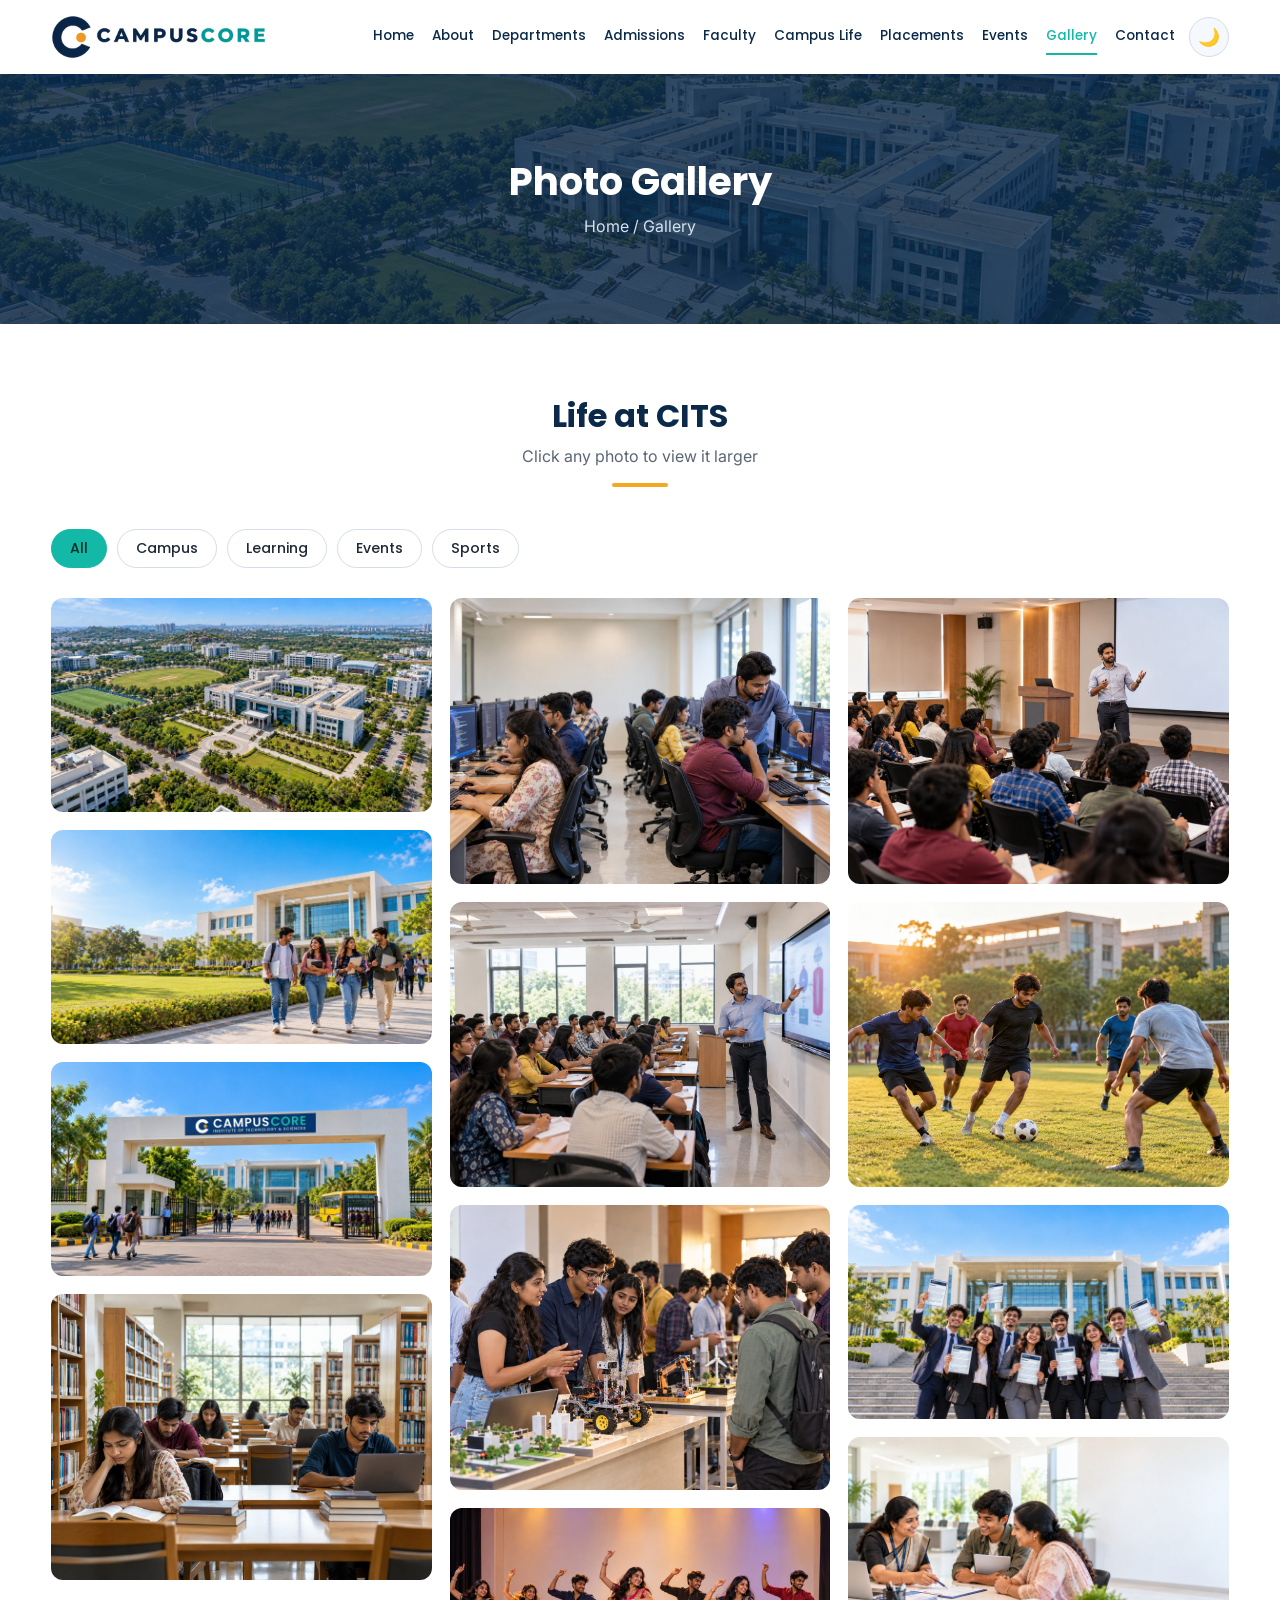
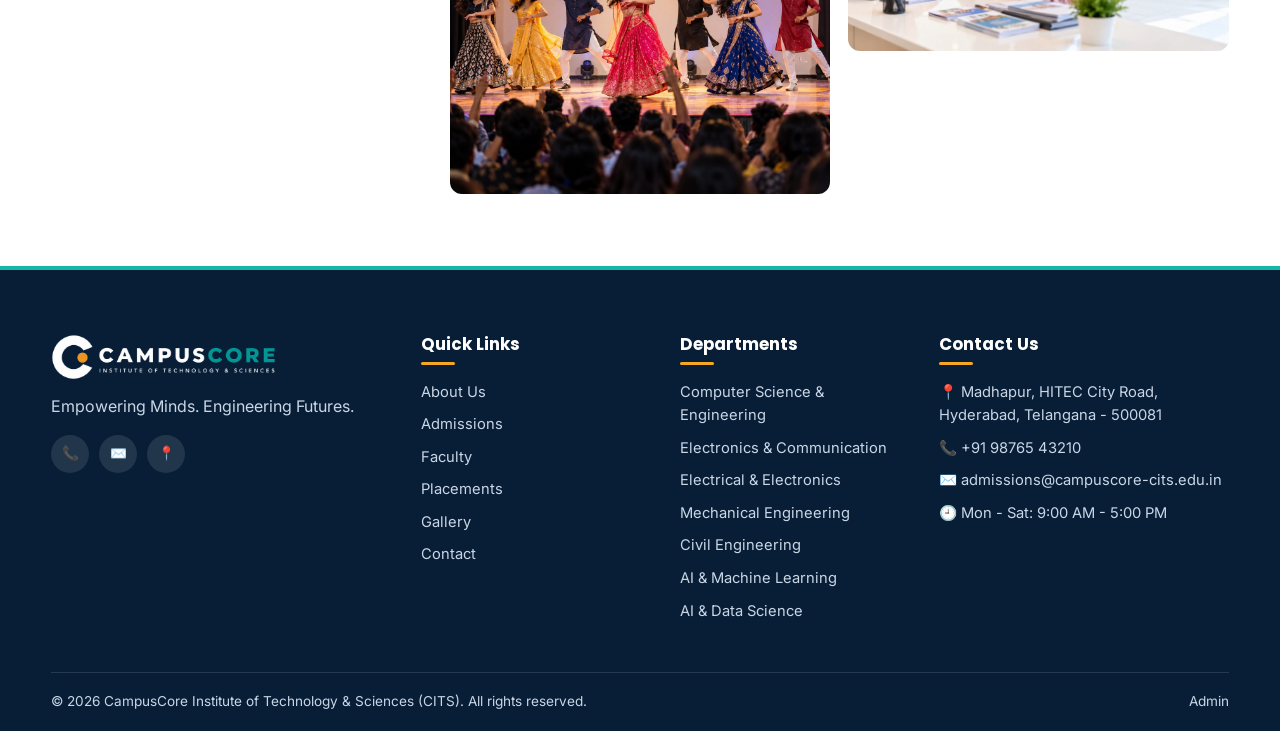
<file: gallery.html>
<!DOCTYPE html>
<html lang="en">
<head>
<meta charset="UTF-8">
<meta name="viewport" content="width=device-width, initial-scale=1.0">
<title>Gallery | CampusCore Institute of Technology &amp; Sciences</title>
<meta name="description" content="Photo gallery of CampusCore Institute of Technology &amp; Sciences.">
<link rel="icon" type="image/png" sizes="32x32" href="assets/images/favicon-32.png">
<link rel="icon" type="image/png" href="assets/images/favicon.png">
<link rel="preconnect" href="https://fonts.googleapis.com">
<link href="https://fonts.googleapis.com/css2?family=Inter:wght@400;500&family=Poppins:wght@500;600;700&display=swap" rel="stylesheet">
<link rel="stylesheet" href="css/style.css">
</head>
<body>
<header class="site-header">
  <div class="container nav-wrap">
    <a href="index.html" class="brand"><img src="assets/images/logo.png" alt="CampusCore Institute of Technology &amp; Sciences"></a>
    <input type="checkbox" id="nav-toggle" class="nav-toggle">
    <label for="nav-toggle" class="nav-burger" aria-label="Open menu"><span></span></label>
    <nav class="nav">
      <a href="index.html">Home</a>
      <a href="about.html">About</a>
      <a href="departments.html">Departments</a>
      <a href="admissions.html">Admissions</a>
      <a href="faculty.html">Faculty</a>
      <a href="campus-life.html">Campus Life</a>
      <a href="placements.html">Placements</a>
      <a href="events.html">Events</a>
      <a href="gallery.html" class="active">Gallery</a>
      <a href="contact.html">Contact</a>
    </nav>
  </div>
</header>

<section class="page-banner">
  <div class="container"><h1>Photo Gallery</h1><p>Home / Gallery</p></div>
</section>

<section>
  <div class="container" data-filter-group>
    <div class="section-title"><h2>Life at CITS</h2><p>Click any photo to view it larger</p></div>
    <div class="tools">
      <div class="tabs">
        <button class="tab active" data-filter="all" type="button">All</button>
        <button class="tab" data-filter="campus" type="button">Campus</button>
        <button class="tab" data-filter="learning" type="button">Learning</button>
        <button class="tab" data-filter="events" type="button">Events</button>
        <button class="tab" data-filter="sports" type="button">Sports</button>
      </div>
    </div>
    <div class="gallery">
    <img src="assets/images/about-campus.jpg" alt="Aerial view of the CITS campus" data-cat="campus" loading="lazy">
    <img src="assets/images/hero-banner.jpg" alt="Students walking on campus" data-cat="campus" loading="lazy">
    <img src="assets/images/contact-entrance.jpg" alt="Main entrance of CITS" data-cat="campus" loading="lazy">
    <img src="assets/images/library.jpg" alt="College library" data-cat="learning" loading="lazy">
    <img src="assets/images/lab.jpg" alt="Computer lab" data-cat="learning" loading="lazy">
    <img src="assets/images/classroom.jpg" alt="Smart classroom" data-cat="learning" loading="lazy">
    <img src="assets/images/event-techfest.jpg" alt="Tech fest" data-cat="events" loading="lazy">
    <img src="assets/images/event-cultural.jpg" alt="Cultural fest" data-cat="events" loading="lazy">
    <img src="assets/images/event-workshop.jpg" alt="Industry workshop" data-cat="events" loading="lazy">
    <img src="assets/images/sports.jpg" alt="Sports ground" data-cat="sports" loading="lazy">
    <img src="assets/images/placements-banner.jpg" alt="Placement success" data-cat="events" loading="lazy">
    <img src="assets/images/admissions-banner.jpg" alt="Admissions counselling" data-cat="campus" loading="lazy">
    </div>
    <p class="empty hide">No photos found.</p>
  </div>
</section>

<footer class="site-footer">
  <div class="container footer-grid">
    <div>
      <img src="assets/images/logo-white.png" alt="CampusCore logo">
      <p>Empowering Minds. Engineering Futures.</p>
      <div class="social">
        <a href="tel:+919876543210" aria-label="Call us">📞</a><a href="mailto:admissions@campuscore-cits.edu.in" aria-label="Email us">✉️</a><a href="https://www.google.com/maps/search/?api=1&amp;query=HITEC+City+Hyderabad" target="_blank" rel="noopener" aria-label="Open in Google Maps">📍</a>
      </div>
    </div>
    <div>
      <h4>Quick Links</h4>
      <ul>
        <li><a href="about.html">About Us</a></li>
        <li><a href="admissions.html">Admissions</a></li>
        <li><a href="faculty.html">Faculty</a></li>
        <li><a href="placements.html">Placements</a></li>
        <li><a href="gallery.html">Gallery</a></li>
        <li><a href="contact.html">Contact</a></li>
      </ul>
    </div>
    <div>
      <h4>Departments</h4>
      <ul><li><a href="department.html?dept=cse">Computer Science &amp; Engineering</a></li><li><a href="department.html?dept=ece">Electronics &amp; Communication</a></li><li><a href="department.html?dept=eee">Electrical &amp; Electronics</a></li><li><a href="department.html?dept=mech">Mechanical Engineering</a></li><li><a href="department.html?dept=civil">Civil Engineering</a></li><li><a href="department.html?dept=aiml">AI &amp; Machine Learning</a></li><li><a href="department.html?dept=aids">AI &amp; Data Science</a></li></ul>
    </div>
    <div>
      <h4>Contact Us</h4>
      <ul>
        <li>📍 Madhapur, HITEC City Road, Hyderabad, Telangana - 500081</li>
        <li>📞 +91 98765 43210</li>
        <li>✉️ admissions@campuscore-cits.edu.in</li>
        <li>🕘 Mon - Sat: 9:00 AM - 5:00 PM</li>
      </ul>
    </div>
  </div>
  <div class="container copy">
    <span>© 2026 CampusCore Institute of Technology &amp; Sciences (CITS). All rights reserved.</span>
    <span><a href="admin.html">Admin</a></span>
  </div>
</footer>
<script src="js/main.js"></script>
</body>
</html>
</file>
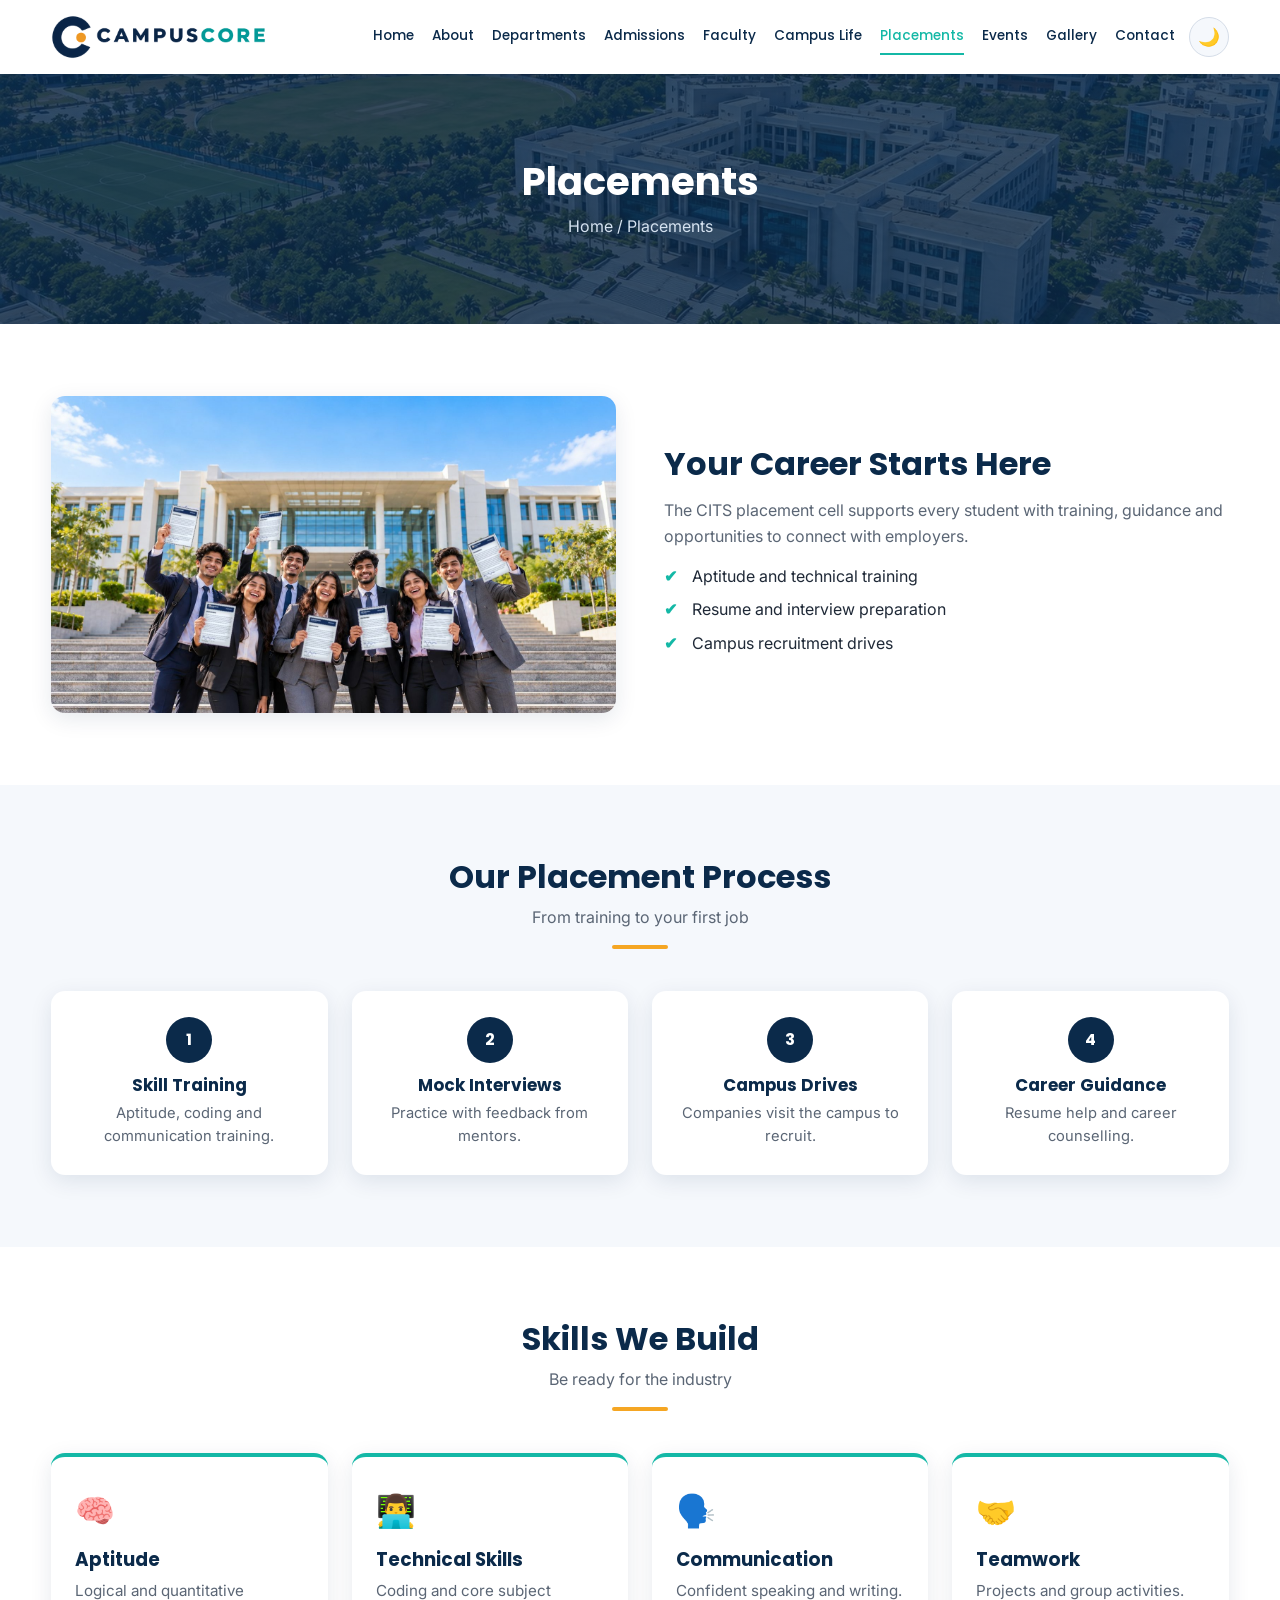
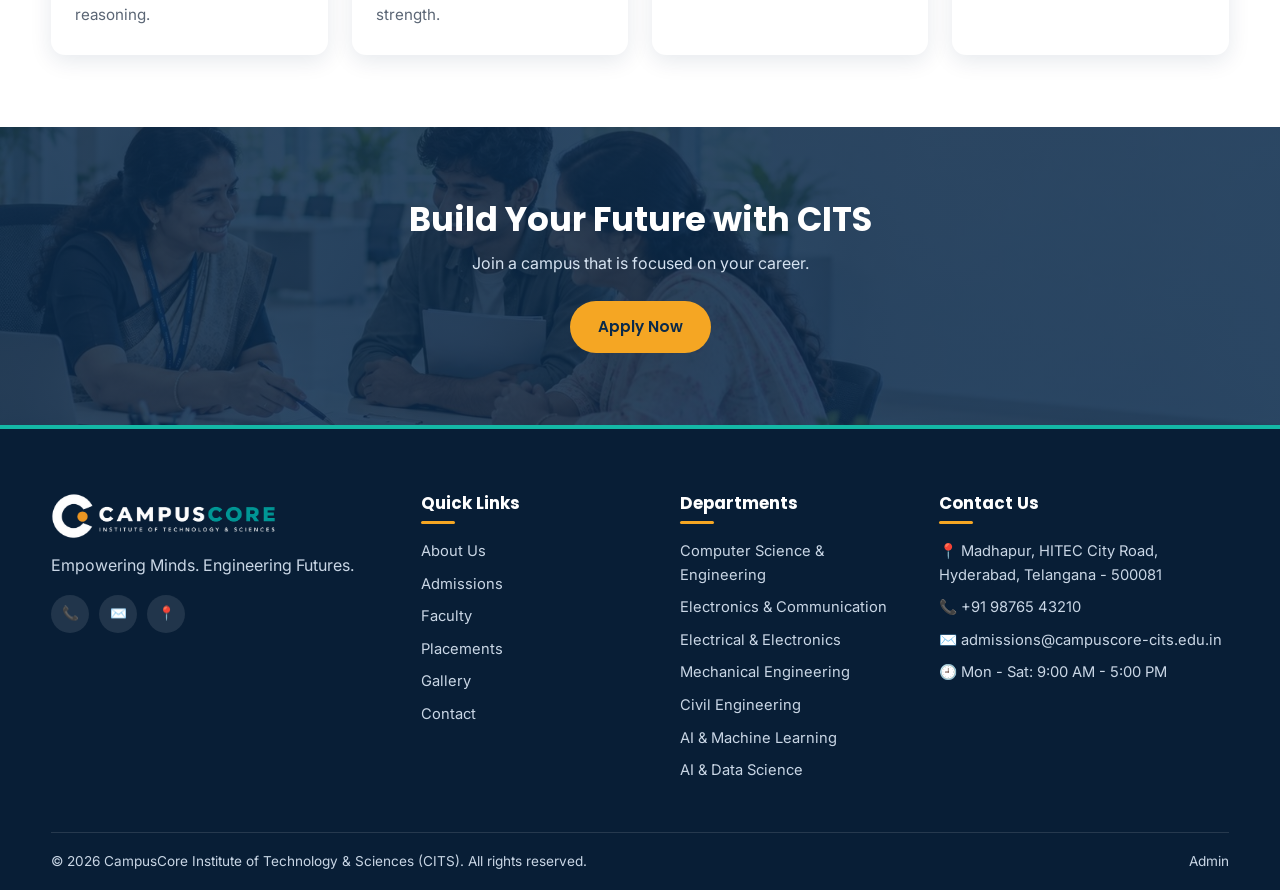
<file: placements.html>
<!DOCTYPE html>
<html lang="en">
<head>
<meta charset="UTF-8">
<meta name="viewport" content="width=device-width, initial-scale=1.0">
<title>Placements | CampusCore Institute of Technology &amp; Sciences</title>
<meta name="description" content="Placement support at CampusCore Institute of Technology &amp; Sciences.">
<link rel="icon" type="image/png" sizes="32x32" href="assets/images/favicon-32.png">
<link rel="icon" type="image/png" href="assets/images/favicon.png">
<link rel="preconnect" href="https://fonts.googleapis.com">
<link href="https://fonts.googleapis.com/css2?family=Inter:wght@400;500&family=Poppins:wght@500;600;700&display=swap" rel="stylesheet">
<link rel="stylesheet" href="css/style.css">
</head>
<body>
<header class="site-header">
  <div class="container nav-wrap">
    <a href="index.html" class="brand"><img src="assets/images/logo.png" alt="CampusCore Institute of Technology &amp; Sciences"></a>
    <input type="checkbox" id="nav-toggle" class="nav-toggle">
    <label for="nav-toggle" class="nav-burger" aria-label="Open menu"><span></span></label>
    <nav class="nav">
      <a href="index.html">Home</a>
      <a href="about.html">About</a>
      <a href="departments.html">Departments</a>
      <a href="admissions.html">Admissions</a>
      <a href="faculty.html">Faculty</a>
      <a href="campus-life.html">Campus Life</a>
      <a href="placements.html" class="active">Placements</a>
      <a href="events.html">Events</a>
      <a href="gallery.html">Gallery</a>
      <a href="contact.html">Contact</a>
    </nav>
  </div>
</header>

<section class="page-banner">
  <div class="container"><h1>Placements</h1><p>Home / Placements</p></div>
</section>

<section>
  <div class="container split">
    <img src="assets/images/placements-banner.jpg" alt="CITS students with offer letters" loading="lazy">
    <div>
      <h2>Your Career Starts Here</h2>
      <p>The CITS placement cell supports every student with training, guidance and opportunities to connect with employers.</p>
      <ul class="tick">
        <li>Aptitude and technical training</li>
        <li>Resume and interview preparation</li>
        <li>Campus recruitment drives</li>
      </ul>
    </div>
  </div>
</section>

<section class="bg-light">
  <div class="container">
    <div class="section-title"><h2>Our Placement Process</h2><p>From training to your first job</p></div>
    <div class="grid grid-4 steps">
    <div class="step"><span>1</span><h3>Skill Training</h3><p>Aptitude, coding and communication training.</p></div>
    <div class="step"><span>2</span><h3>Mock Interviews</h3><p>Practice with feedback from mentors.</p></div>
    <div class="step"><span>3</span><h3>Campus Drives</h3><p>Companies visit the campus to recruit.</p></div>
    <div class="step"><span>4</span><h3>Career Guidance</h3><p>Resume help and career counselling.</p></div>
    </div>
  </div>
</section>

<section>
  <div class="container">
    <div class="section-title"><h2>Skills We Build</h2><p>Be ready for the industry</p></div>
    <div class="grid grid-4">
      <div class="card"><div class="icon">🧠</div><h3>Aptitude</h3><p>Logical and quantitative reasoning.</p></div>
      <div class="card"><div class="icon">👨‍💻</div><h3>Technical Skills</h3><p>Coding and core subject strength.</p></div>
      <div class="card"><div class="icon">🗣️</div><h3>Communication</h3><p>Confident speaking and writing.</p></div>
      <div class="card"><div class="icon">🤝</div><h3>Teamwork</h3><p>Projects and group activities.</p></div>
    </div>
  </div>
</section>

<section class="cta">
  <div class="container">
    <h2>Build Your Future with CITS</h2>
    <p>Join a campus that is focused on your career.</p>
    <a href="admissions.html" class="btn btn-primary">Apply Now</a>
  </div>
</section>

<footer class="site-footer">
  <div class="container footer-grid">
    <div>
      <img src="assets/images/logo-white.png" alt="CampusCore logo">
      <p>Empowering Minds. Engineering Futures.</p>
      <div class="social">
        <a href="tel:+919876543210" aria-label="Call us">📞</a><a href="mailto:admissions@campuscore-cits.edu.in" aria-label="Email us">✉️</a><a href="https://www.google.com/maps/search/?api=1&amp;query=HITEC+City+Hyderabad" target="_blank" rel="noopener" aria-label="Open in Google Maps">📍</a>
      </div>
    </div>
    <div>
      <h4>Quick Links</h4>
      <ul>
        <li><a href="about.html">About Us</a></li>
        <li><a href="admissions.html">Admissions</a></li>
        <li><a href="faculty.html">Faculty</a></li>
        <li><a href="placements.html">Placements</a></li>
        <li><a href="gallery.html">Gallery</a></li>
        <li><a href="contact.html">Contact</a></li>
      </ul>
    </div>
    <div>
      <h4>Departments</h4>
      <ul><li><a href="department.html?dept=cse">Computer Science &amp; Engineering</a></li><li><a href="department.html?dept=ece">Electronics &amp; Communication</a></li><li><a href="department.html?dept=eee">Electrical &amp; Electronics</a></li><li><a href="department.html?dept=mech">Mechanical Engineering</a></li><li><a href="department.html?dept=civil">Civil Engineering</a></li><li><a href="department.html?dept=aiml">AI &amp; Machine Learning</a></li><li><a href="department.html?dept=aids">AI &amp; Data Science</a></li></ul>
    </div>
    <div>
      <h4>Contact Us</h4>
      <ul>
        <li>📍 Madhapur, HITEC City Road, Hyderabad, Telangana - 500081</li>
        <li>📞 +91 98765 43210</li>
        <li>✉️ admissions@campuscore-cits.edu.in</li>
        <li>🕘 Mon - Sat: 9:00 AM - 5:00 PM</li>
      </ul>
    </div>
  </div>
  <div class="container copy">
    <span>© 2026 CampusCore Institute of Technology &amp; Sciences (CITS). All rights reserved.</span>
    <span><a href="admin.html">Admin</a></span>
  </div>
</footer>
<script src="js/main.js"></script>
</body>
</html>
</file>
<file: css/style.css>
/* ===== CITS Website V2 (replaces ALL previous CSS) ===== */
:root{--navy:#0B2A4A;--teal:#14B8A6;--amber:#F5A623;--page:#fff;--bg:#F5F8FC;--surface:#fff;--text:#1F2937;--muted:#5B6675;--heading:#0B2A4A;--line:#d5dde8;--radius:14px;--shadow:0 6px 22px rgba(11,42,74,.10)}
[data-theme="dark"]{--page:#0B1626;--bg:#0F1D31;--surface:#152640;--text:#E6EDF6;--muted:#9FB0C6;--heading:#F1F6FC;--line:#2A3D5C;--shadow:0 6px 22px rgba(0,0,0,.35)}
*{box-sizing:border-box;margin:0;padding:0}
html{scroll-behavior:smooth}
body{font-family:'Inter',sans-serif;color:var(--text);background:var(--page);line-height:1.6;transition:background .3s,color .3s}
h1,h2,h3,h4{font-family:'Poppins',sans-serif;color:var(--heading);line-height:1.25}
img{max-width:100%;display:block}
a{text-decoration:none;color:inherit}
ul{list-style:none}
.container{width:min(1180px,92%);margin-inline:auto}
section{padding:72px 0}
.bg-light{background:var(--bg)}
.section-title{text-align:center;margin-bottom:42px}
.section-title h2{font-size:2rem}
.section-title p{color:var(--muted);margin-top:8px}
.section-title::after{content:"";display:block;width:56px;height:4px;border-radius:4px;background:var(--amber);margin:14px auto 0}

/* Buttons */
.btn{display:inline-block;padding:12px 26px;border-radius:50px;font-family:'Poppins',sans-serif;font-weight:600;font-size:.95rem;transition:.25s;border:2px solid transparent;cursor:pointer}
.btn-primary{background:var(--amber);color:#0B2A4A}
.btn-primary:hover{background:#e3931a;transform:translateY(-2px)}
.btn-outline{border-color:#fff;color:#fff}
.btn-outline:hover{background:#fff;color:#0B2A4A}
.btn-navy{background:var(--navy);color:#fff}
[data-theme="dark"] .btn-navy{background:var(--teal);color:#062b28}
.btn-navy:hover{background:var(--teal)}

/* Header */
.site-header{position:sticky;top:0;z-index:100;background:var(--surface);box-shadow:0 2px 12px rgba(11,42,74,.08);transition:box-shadow .3s,background .3s}
.site-header.scrolled{box-shadow:0 4px 20px rgba(11,42,74,.18)}
.nav-wrap{display:flex;align-items:center;justify-content:space-between;gap:14px;height:74px}
.brand img{height:44px;width:auto}
.nav{display:flex;gap:18px;margin-left:auto}
.nav a{font-family:'Poppins',sans-serif;font-size:.85rem;font-weight:500;color:var(--heading);padding:6px 0;border-bottom:2px solid transparent;transition:.2s}
.nav a:hover,.nav a.active{color:var(--teal);border-color:var(--teal)}
.theme-toggle{width:40px;height:40px;border-radius:50%;border:1px solid var(--line);background:var(--bg);cursor:pointer;font-size:1.1rem;display:inline-flex;align-items:center;justify-content:center;transition:.25s}
.theme-toggle:hover{transform:rotate(20deg);border-color:var(--teal)}
.nav-toggle{display:none}
.nav-burger{display:none;cursor:pointer;width:28px;height:22px;position:relative}
.nav-burger span,.nav-burger::before,.nav-burger::after{content:"";position:absolute;left:0;width:100%;height:3px;background:var(--heading);border-radius:3px;transition:.25s}
.nav-burger::before{top:0}.nav-burger span{top:9px}.nav-burger::after{bottom:0}

/* Hero + banners */
.hero{position:relative;min-height:600px;display:flex;align-items:center;color:#fff;background:linear-gradient(90deg,rgba(11,42,74,.86) 0%,rgba(11,42,74,.55) 55%,rgba(11,42,74,.15) 100%),url('../assets/images/hero-banner.jpg') center/cover no-repeat}
.hero h1{color:#fff;font-size:3rem;max-width:620px}
.hero h1 span{color:var(--teal)}
.hero p{max-width:520px;margin:18px 0 28px;font-size:1.1rem;color:#e6eef7}
.hero .btns{display:flex;gap:14px;flex-wrap:wrap}
.page-banner{padding:84px 0;color:#fff;text-align:center;background:linear-gradient(rgba(11,42,74,.82),rgba(11,42,74,.82)),url('../assets/images/about-campus.jpg') center/cover}
.page-banner h1{color:#fff;font-size:2.4rem}
.page-banner p{color:#d5e2f0;margin-top:8px}

/* Grids + cards */
.grid{display:grid;gap:24px}
.grid-4{grid-template-columns:repeat(4,1fr)}
.grid-3{grid-template-columns:repeat(3,1fr)}
.grid-2{grid-template-columns:repeat(2,1fr)}
.card{background:var(--surface);border-radius:var(--radius);padding:28px 24px;box-shadow:var(--shadow);border-top:4px solid var(--teal);transition:.25s;display:block}
.card:hover{transform:translateY(-6px)}
.card .icon{font-size:2rem;margin-bottom:12px}
.card h3{font-size:1.15rem;margin-bottom:8px}
.card p{color:var(--muted);font-size:.95rem}
.card .more{display:inline-block;margin-top:14px;color:var(--teal);font-weight:600;font-size:.9rem}
.split{display:grid;grid-template-columns:1fr 1fr;gap:48px;align-items:center}
.split img{border-radius:var(--radius);box-shadow:var(--shadow)}
.split h2{font-size:2rem;margin-bottom:14px}
.split p{color:var(--muted);margin-bottom:14px}
.tick li{padding-left:28px;position:relative;margin-bottom:8px}
.tick li::before{content:"✔";position:absolute;left:0;color:var(--teal);font-weight:700}
.cta{color:#fff;text-align:center;background:linear-gradient(rgba(11,42,74,.86),rgba(11,42,74,.86)),url('../assets/images/admissions-banner.jpg') center/cover}
.cta h2{color:#fff;font-size:2.1rem}
.cta p{margin:10px 0 24px;color:#d5e2f0}

/* Filter tabs + search */
.tools{display:flex;flex-wrap:wrap;gap:12px;justify-content:space-between;align-items:center;margin-bottom:30px}
.tabs{display:flex;flex-wrap:wrap;gap:10px}
.tab{padding:8px 18px;border-radius:50px;border:1px solid var(--line);background:var(--surface);color:var(--text);font:500 .88rem 'Poppins',sans-serif;cursor:pointer;transition:.2s}
.tab:hover{border-color:var(--teal)}
.tab.active{background:var(--teal);border-color:var(--teal);color:#062b28}
.search{padding:10px 16px;border:1px solid var(--line);border-radius:50px;background:var(--surface);color:var(--text);font:inherit;min-width:220px}
.search:focus,.enquiry input:focus,.enquiry select:focus,.enquiry textarea:focus{outline:2px solid var(--teal);border-color:transparent}
.hide{display:none!important}
.empty{text-align:center;color:var(--muted);padding:30px}

/* Steps, forms, faculty, photo cards, contact */
.steps .step{background:var(--surface);border-radius:var(--radius);padding:26px 22px;box-shadow:var(--shadow);text-align:center}
.steps .step span{display:inline-flex;width:46px;height:46px;border-radius:50%;background:var(--navy);color:#fff;font-family:'Poppins',sans-serif;font-weight:700;align-items:center;justify-content:center;margin-bottom:12px}
.steps .step h3{font-size:1.05rem;margin-bottom:6px}
.steps .step p{color:var(--muted);font-size:.92rem}
.enquiry{background:var(--surface);padding:32px;border-radius:var(--radius);box-shadow:var(--shadow);display:flex;flex-direction:column;gap:6px}
.enquiry h3{margin-bottom:10px}
.enquiry label{font-weight:500;font-size:.9rem;margin-top:8px}
.enquiry input,.enquiry select,.enquiry textarea{padding:12px 14px;border:1px solid var(--line);border-radius:10px;font:inherit;background:var(--page);color:var(--text)}
.enquiry textarea{resize:vertical}
.enquiry .err{color:#e5484d;font-size:.82rem;min-height:1em}
.enquiry .btn{margin-top:18px;border:none}
.faculty-card{background:var(--surface);border-radius:var(--radius);padding:24px;box-shadow:var(--shadow);text-align:center;transition:.25s;cursor:pointer}
.faculty-card:hover{transform:translateY(-6px)}
.faculty-card img{width:160px;height:160px;object-fit:cover;border-radius:50%;margin:0 auto 14px;border:4px solid var(--teal)}
.faculty-card h3{font-size:1.1rem}
.faculty-card .role{color:var(--teal);font-weight:600;margin:4px 0}
.faculty-card p{color:var(--muted);font-size:.9rem}
.photo-card{background:var(--surface);border-radius:var(--radius);overflow:hidden;box-shadow:var(--shadow);transition:.25s}
.photo-card:hover{transform:translateY(-6px)}
.photo-card img{width:100%;aspect-ratio:4/3;object-fit:cover}
.photo-card div{padding:20px 22px}
.photo-card p{color:var(--muted);font-size:.95rem;margin-top:4px}
.contact-list li{display:flex;gap:16px;margin-bottom:20px;align-items:flex-start}
.contact-list li>span{display:inline-flex;flex:0 0 46px;height:46px;border-radius:50%;background:var(--bg);align-items:center;justify-content:center;font-size:1.3rem}
.wide-img{width:100%;max-height:420px;object-fit:cover;border-radius:var(--radius);box-shadow:var(--shadow)}
.map{width:100%;height:380px;border:0;border-radius:var(--radius);box-shadow:var(--shadow)}

/* Gallery, lightbox, accordion, department detail */
.gallery{columns:3;column-gap:18px}
.gallery img{width:100%;margin-bottom:18px;border-radius:12px;cursor:zoom-in;transition:.25s}
.gallery img:hover{transform:scale(1.02)}
.lightbox{position:fixed;inset:0;background:rgba(0,0,0,.88);display:none;align-items:center;justify-content:center;z-index:300;padding:20px}
.lightbox.open{display:flex}
.lightbox img{max-height:88vh;border-radius:10px}
.lightbox button{position:absolute;top:18px;right:24px;background:none;border:none;color:#fff;font-size:2.4rem;cursor:pointer}
.accordion .acc-item{background:var(--surface);border-radius:12px;box-shadow:var(--shadow);margin-bottom:14px;overflow:hidden}
.acc-q{width:100%;text-align:left;padding:18px 22px;background:none;border:none;font:600 1rem 'Poppins',sans-serif;color:var(--heading);cursor:pointer;display:flex;justify-content:space-between}
.acc-a{max-height:0;overflow:hidden;padding:0 22px;color:var(--muted);transition:max-height .3s,padding .3s}
.acc-item.open .acc-a{max-height:220px;padding:0 22px 18px}
.pill{display:inline-block;padding:4px 14px;border-radius:50px;background:var(--bg);color:var(--teal);font-weight:600;font-size:.82rem;margin:0 8px 8px 0}

/* Modal + back to top + reveal */
.modal{position:fixed;inset:0;background:rgba(6,16,30,.65);display:none;align-items:center;justify-content:center;z-index:400;padding:20px}
.modal.open{display:flex}
.modal-box{background:var(--surface);border-radius:18px;padding:36px 30px;max-width:420px;width:100%;text-align:center;box-shadow:0 20px 50px rgba(0,0,0,.35);animation:pop .3s}
.modal-box .ok{width:64px;height:64px;border-radius:50%;background:var(--teal);color:#fff;font-size:2rem;display:flex;align-items:center;justify-content:center;margin:0 auto 14px}
.modal-box h3{margin-bottom:8px}
.modal-box p{color:var(--muted);margin-bottom:18px}
@keyframes pop{from{transform:scale(.85);opacity:0}to{transform:scale(1);opacity:1}}
.to-top{position:fixed;right:22px;bottom:22px;width:46px;height:46px;border-radius:50%;border:none;background:var(--amber);color:#0B2A4A;font-size:1.3rem;cursor:pointer;box-shadow:var(--shadow);opacity:0;pointer-events:none;transition:.3s;z-index:90}
.to-top.show{opacity:1;pointer-events:auto}
.reveal{opacity:0;transform:translateY(26px);transition:opacity .7s,transform .7s}
.reveal.in{opacity:1;transform:none}

/* Footer V2 */
.site-footer{background:#081E36;color:#c9d6e5;padding:64px 0 0;border-top:4px solid var(--teal)}
.footer-grid{display:grid;grid-template-columns:1.5fr 1fr 1fr 1.3fr;gap:36px;padding-bottom:40px}
.site-footer img{height:46px;width:auto;margin-bottom:14px}
.site-footer h4{color:#fff;margin-bottom:16px;font-size:1.05rem;position:relative;padding-bottom:10px}
.site-footer h4::after{content:"";position:absolute;left:0;bottom:0;width:34px;height:3px;background:var(--amber);border-radius:3px}
.site-footer li{margin-bottom:9px;font-size:.92rem}
.site-footer a:hover{color:var(--teal)}
.social{display:flex;gap:10px;margin-top:16px}
.social a{width:38px;height:38px;border-radius:50%;background:rgba(255,255,255,.1);display:inline-flex;align-items:center;justify-content:center;font-weight:700;font-size:.85rem;color:#fff;transition:.25s}
.social a:hover{background:var(--teal);color:#062b28;transform:translateY(-3px)}
.copy{border-top:1px solid rgba(255,255,255,.12);display:flex;justify-content:space-between;flex-wrap:wrap;gap:8px;padding:18px 0;font-size:.85rem}

/* Tablet + mobile */
@media(max-width:1100px){.grid-4{grid-template-columns:repeat(2,1fr)}.footer-grid{grid-template-columns:1fr 1fr}.nav{gap:13px}.nav a{font-size:.8rem}}
@media(max-width:900px){
  .nav-burger{display:block;order:3}
  .theme-toggle{margin-left:auto;order:2}
  .nav{position:absolute;top:74px;left:0;right:0;background:var(--surface);flex-direction:column;gap:0;padding:0 5%;max-height:0;overflow:hidden;box-shadow:0 10px 20px rgba(11,42,74,.12);transition:max-height .35s;margin:0}
  .nav a{padding:14px 0;border-bottom:1px solid var(--line);font-size:.9rem}
  .nav-toggle:checked ~ .nav{max-height:620px}
  .nav-toggle:checked ~ .nav-burger::before{transform:translateY(9px) rotate(45deg)}
  .nav-toggle:checked ~ .nav-burger span{opacity:0}
  .nav-toggle:checked ~ .nav-burger::after{transform:translateY(-10px) rotate(-45deg)}
  .split,.grid-3,.grid-2{grid-template-columns:1fr}
  .grid-3.keep2{grid-template-columns:repeat(2,1fr)}
  .gallery{columns:2}
  .hero{min-height:520px}.hero h1{font-size:2.3rem}
  section{padding:54px 0}
}
@media(max-width:560px){
  .grid-4,.grid-3.keep2,.footer-grid{grid-template-columns:1fr}
  .gallery{columns:1}
  .hero h1{font-size:1.9rem}.page-banner h1{font-size:1.8rem}.section-title h2,.split h2{font-size:1.6rem}
  .tools{flex-direction:column;align-items:stretch}.search{min-width:0;width:100%}
  .enquiry{padding:22px}
}
</file>
